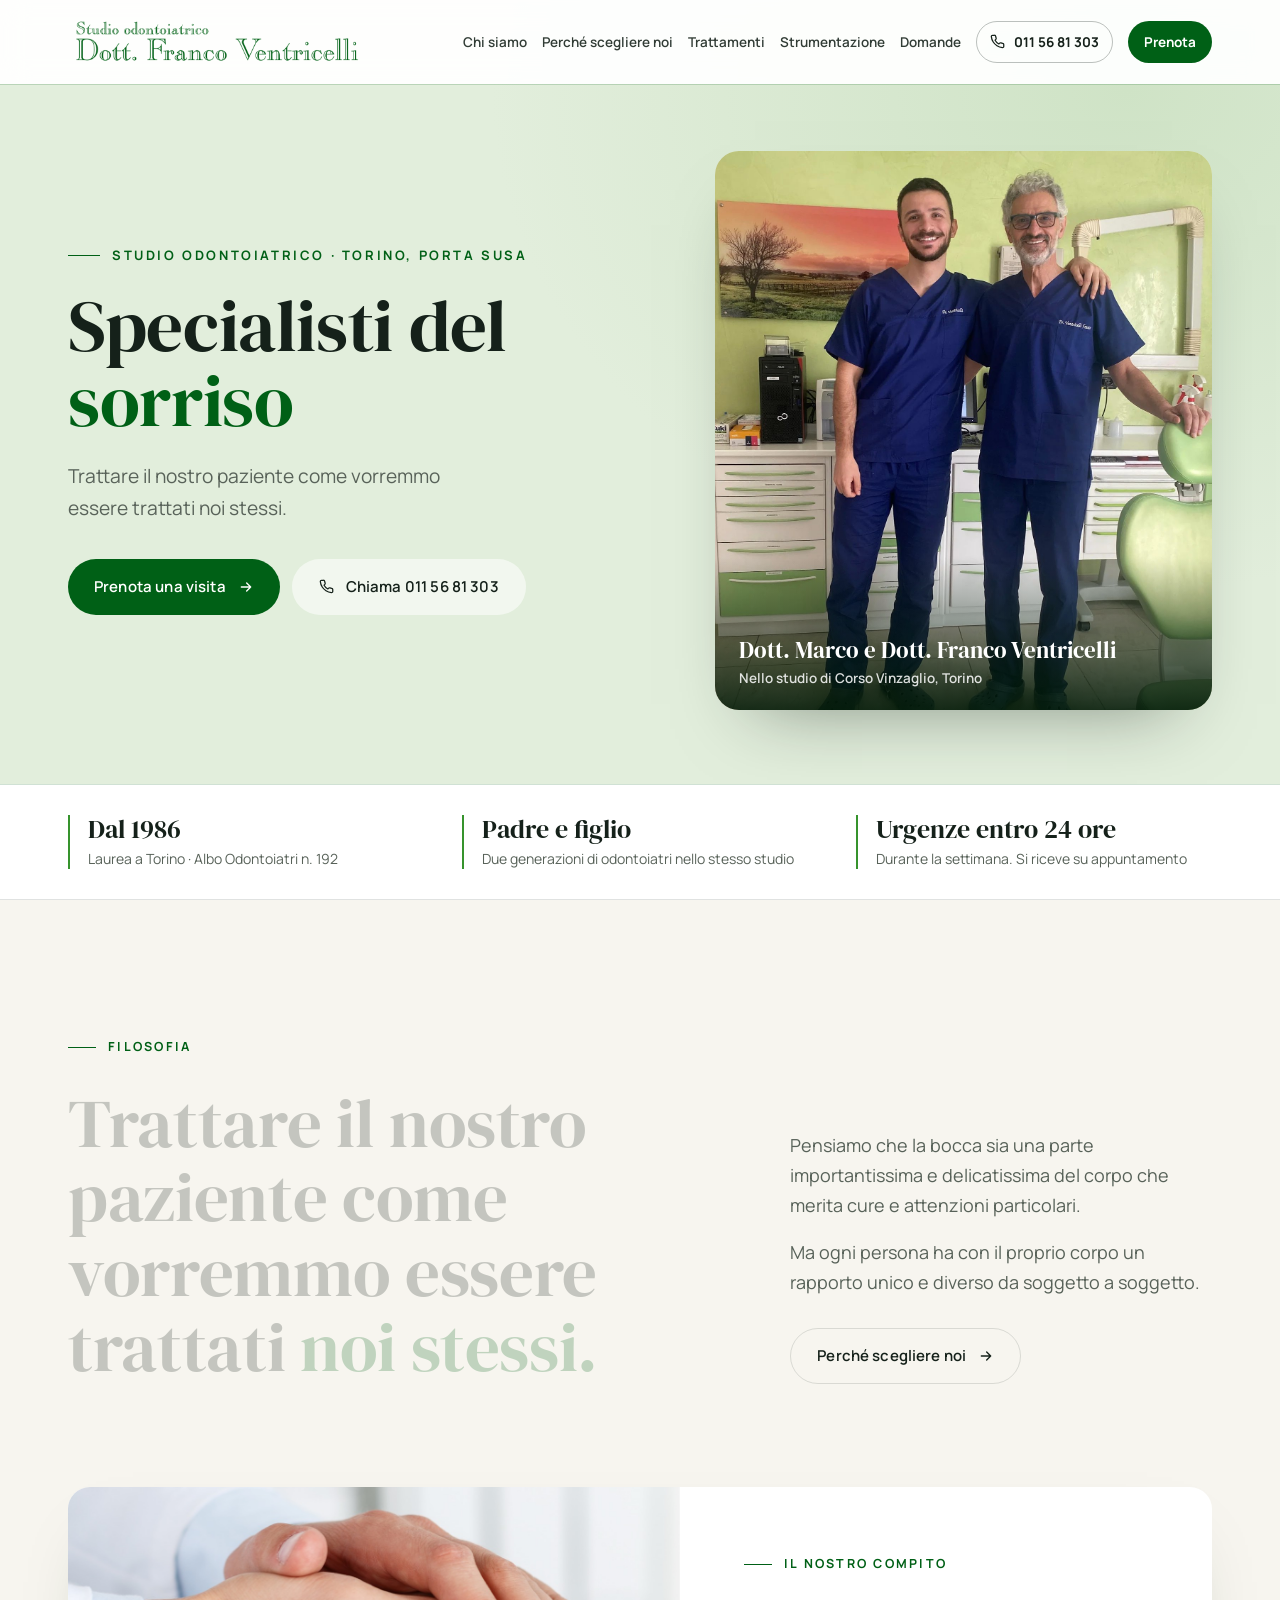
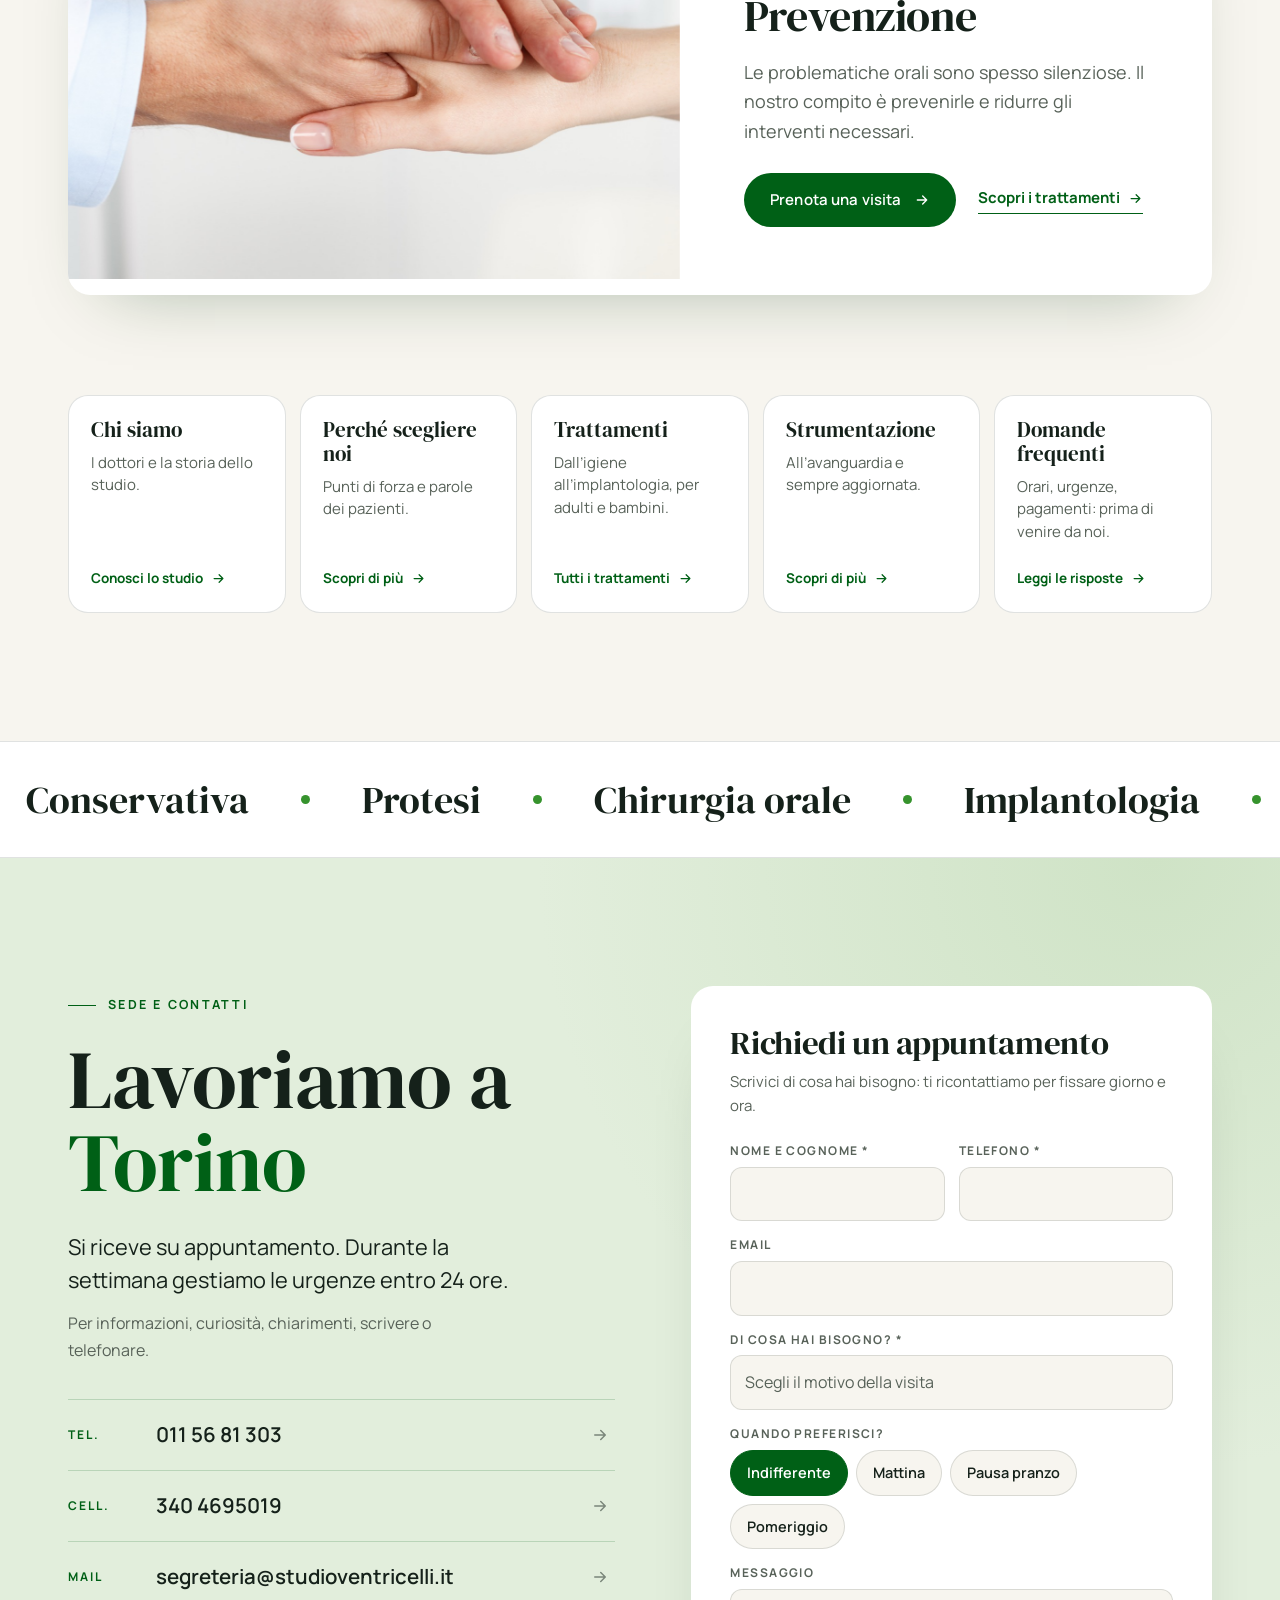
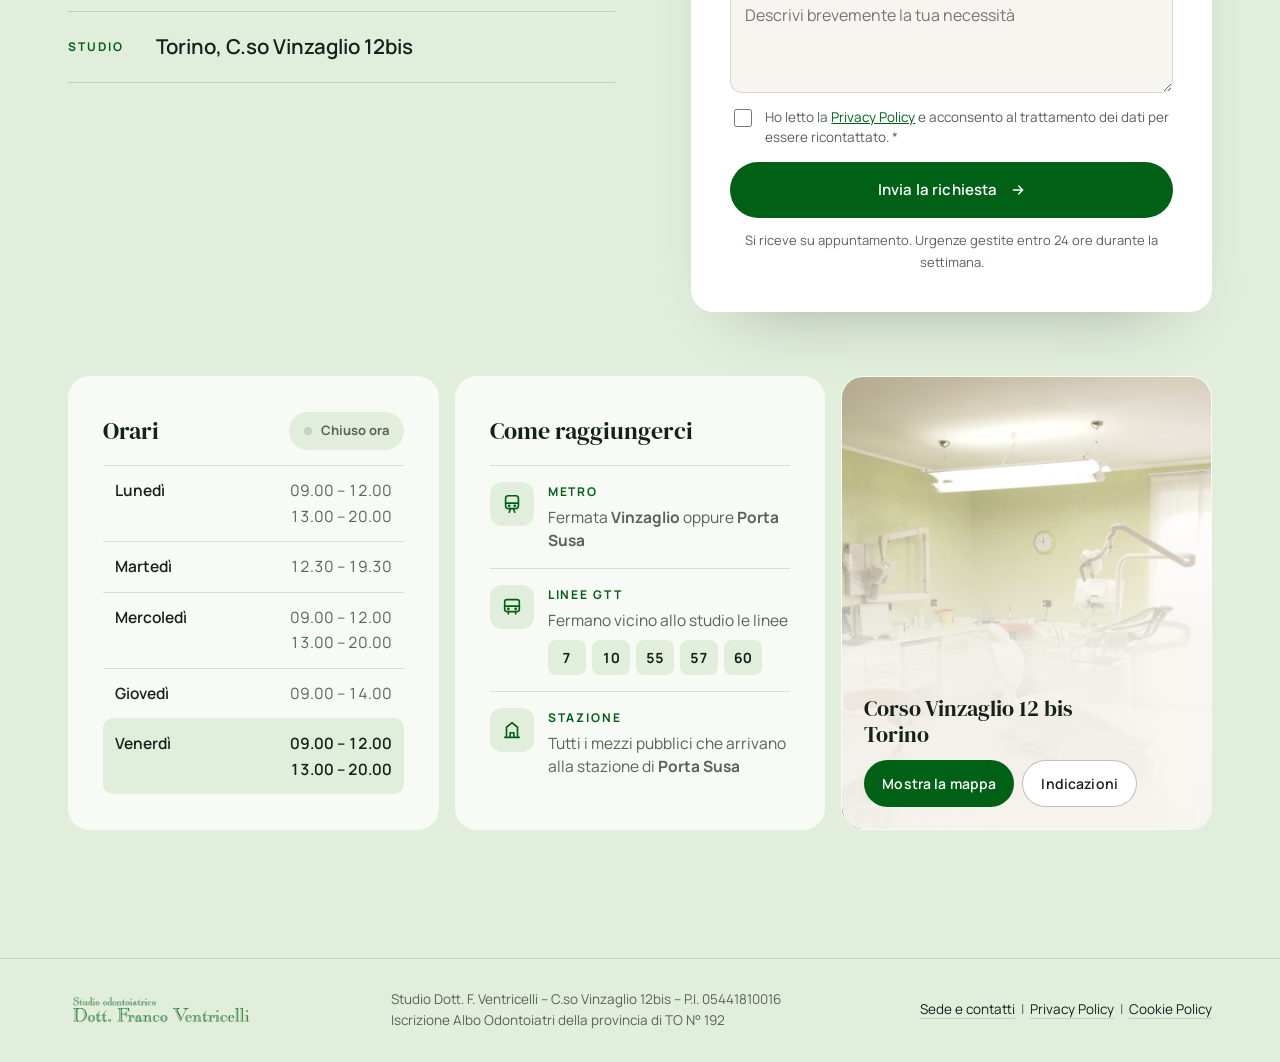
<file: index.html>
<!doctype html>
<html lang="it">
<head>
<meta charset="utf-8">
<meta name="viewport" content="width=device-width, initial-scale=1">
<title>Dentista a Torino, Porta Susa | Studio odontoiatrico Dott. Franco Ventricelli</title>
<meta name="description" content="Studio odontoiatrico a Torino in Corso Vinzaglio 12 bis, vicino a Porta Susa. Igiene, conservativa, protesi, implantologia, parodontologia, ortodonzia e pedodonzia. Si riceve su appuntamento, urgenze entro 24 ore.">
<!-- ANTEPRIMA: togliere la riga "robots" quando il sito va in produzione -->
<meta name="robots" content="noindex, nofollow">
<link rel="canonical" href="https://studioventricelli.it/">
<meta property="og:type" content="website">
<meta property="og:locale" content="it_IT">
<meta property="og:title" content="Dentista a Torino, Porta Susa | Studio odontoiatrico Dott. Franco Ventricelli">
<meta property="og:description" content="Studio odontoiatrico a Torino in Corso Vinzaglio 12 bis, vicino a Porta Susa. Igiene, conservativa, protesi, implantologia, parodontologia, ortodonzia e pedodonzia. Si riceve su appuntamento, urgenze entro 24 ore.">
<meta name="theme-color" content="#ffffff">
<script type="application/ld+json">{"@context": "https://schema.org", "@type": "Dentist", "name": "Studio odontoiatrico Dott. Franco Ventricelli", "url": "https://studioventricelli.it/", "telephone": "+390115681303", "email": "segreteria@studioventricelli.it", "vatID": "05441810016", "address": {"@type": "PostalAddress", "streetAddress": "Corso Vinzaglio 12 bis", "addressLocality": "Torino", "addressRegion": "TO", "addressCountry": "IT"}, "openingHoursSpecification": [{"@type": "OpeningHoursSpecification", "dayOfWeek": ["Monday", "Wednesday", "Friday"], "opens": "09:00", "closes": "12:00"}, {"@type": "OpeningHoursSpecification", "dayOfWeek": ["Monday", "Wednesday", "Friday"], "opens": "13:00", "closes": "20:00"}, {"@type": "OpeningHoursSpecification", "dayOfWeek": "Tuesday", "opens": "12:30", "closes": "19:30"}, {"@type": "OpeningHoursSpecification", "dayOfWeek": "Thursday", "opens": "09:00", "closes": "14:00"}], "employee": [{"@type": "Person", "name": "Franco Ventricelli", "jobTitle": "Odontoiatra"}, {"@type": "Person", "name": "Marco Ventricelli", "jobTitle": "Odontoiatra"}, {"@type": "Person", "name": "Cristina Jayme", "jobTitle": "Ortodontista"}]}</script>
<link rel="preconnect" href="https://fonts.googleapis.com">
<link rel="preconnect" href="https://fonts.gstatic.com" crossorigin>
<link href="https://fonts.googleapis.com/css2?family=DM+Serif+Display&family=Manrope:wght@400;500;600;700&display=swap" rel="stylesheet">
<link rel="stylesheet" href="style.css?v=12">
</head>
<body>

<div class="progress" id="progress"></div>
<header class="header" id="header">
  <div class="wrap">
    <a class="logo" href="index.html" aria-label="Studio odontoiatrico Dott. Franco Ventricelli – Home"><img src="img/logo.png" alt="Studio odontoiatrico Dott. Franco Ventricelli" width="900" height="146"></a>
    <nav class="nav" id="nav" aria-label="Navigazione principale">
      <a class="link" href="chi-siamo.html">Chi siamo</a>
      <a class="link" href="perche-scegliere-noi.html">Perché scegliere noi</a>
      <a class="link" href="trattamenti.html">Trattamenti</a>
      <a class="link" href="strumentazione.html">Strumentazione</a>
      <a class="link" href="domande.html">Domande</a>
      <a class="call" href="tel:+390115681303"><svg viewBox="0 0 24 24" fill="none" stroke="currentColor" stroke-width="2" stroke-linecap="round" stroke-linejoin="round"><path d="M22 16.92v3a2 2 0 0 1-2.18 2 19.79 19.79 0 0 1-8.63-3.07 19.5 19.5 0 0 1-6-6 19.79 19.79 0 0 1-3.07-8.67A2 2 0 0 1 4.11 2h3a2 2 0 0 1 2 1.72 12.84 12.84 0 0 0 .7 2.81 2 2 0 0 1-.45 2.11L8.09 9.91a16 16 0 0 0 6 6l1.27-1.27a2 2 0 0 1 2.11-.45 12.84 12.84 0 0 0 2.81.7A2 2 0 0 1 22 16.92z"/></svg>011 56 81 303</a>
      <a class="book" href="#prenota">Prenota</a>
    </nav>
    <button class="burger" id="burger" aria-label="Apri il menu" aria-expanded="false" aria-controls="nav"><span></span><span></span></button>
  </div>
</header>

<main id="top">

<!-- HERO -->
<section class="hero" id="hero">
  <div class="wrap hero-main">
    <div class="hero-txt">
      <p class="kicker reveal">Studio odontoiatrico · Torino, Porta Susa</p>
      <h1 class="reveal" style="--d:.08s">Specialisti del <em>sorriso</em></h1>
      <p class="sub reveal" style="--d:.16s">Trattare il nostro paziente come vorremmo essere trattati noi stessi.</p>
      <div class="cta reveal" style="--d:.24s">
        <a class="btn btn-light" href="#prenota">Prenota una visita <svg viewBox="0 0 24 24" fill="none" stroke="currentColor" stroke-width="2" stroke-linecap="round" stroke-linejoin="round"><path d="M5 12h14M13 6l6 6-6 6"/></svg></a>
        <a class="btn btn-ghost" href="tel:+390115681303"><svg viewBox="0 0 24 24" fill="none" stroke="currentColor" stroke-width="2" stroke-linecap="round" stroke-linejoin="round"><path d="M22 16.92v3a2 2 0 0 1-2.18 2 19.79 19.79 0 0 1-8.63-3.07 19.5 19.5 0 0 1-6-6 19.79 19.79 0 0 1-3.07-8.67A2 2 0 0 1 4.11 2h3a2 2 0 0 1 2 1.72 12.84 12.84 0 0 0 .7 2.81 2 2 0 0 1-.45 2.11L8.09 9.91a16 16 0 0 0 6 6l1.27-1.27a2 2 0 0 1 2.11-.45 12.84 12.84 0 0 0 2.81.7A2 2 0 0 1 22 16.92z"/></svg> Chiama 011 56 81 303</a>
      </div>
    </div>
    <figure class="hero-photo reveal" style="--d:.2s">
      <img src="img/dottori-studio.jpg" alt="Il Dott. Marco Ventricelli e il Dott. Franco Ventricelli nello studio di Corso Vinzaglio" width="1400" height="1866" fetchpriority="high">
      <figcaption><b>Dott. Marco e Dott. Franco Ventricelli</b><span>Nello studio di Corso Vinzaglio, Torino</span></figcaption>
    </figure>
  </div>
  <div class="trust"><div class="wrap">
    <div><b>Dal 1986</b><span>Laurea a Torino · Albo Odontoiatri n.&nbsp;192</span></div>
    <div><b>Padre e figlio</b><span>Due generazioni di odontoiatri nello stesso studio</span></div>
    <div><b>Urgenze entro 24 ore</b><span>Durante la settimana. Si riceve su appuntamento</span></div>
  </div></div>
</section>

<!-- FILOSOFIA -->
<section class="pad" id="filosofia">
  <div class="wrap">
    <div class="filo-grid">
      <div>
        <span class="eyebrow reveal">Filosofia</span>
        <blockquote class="quote" id="quote">Trattare il nostro paziente come vorremmo essere trattati <span data-key>noi stessi.</span></blockquote>
      </div>
      <div class="filo-text reveal">
        <p>Pensiamo che la bocca sia una parte importantissima e delicatissima del corpo che merita cure e attenzioni particolari.</p>
        <p>Ma ogni persona ha con il proprio corpo un rapporto unico e diverso da soggetto a soggetto.</p>
        <a class="btn btn-line" href="perche-scegliere-noi.html">Perché scegliere noi <svg viewBox="0 0 24 24" fill="none" stroke="currentColor" stroke-width="2" stroke-linecap="round" stroke-linejoin="round"><path d="M5 12h14M13 6l6 6-6 6"/></svg></a>
      </div>
    </div>

    <div class="prev reveal">
      <figure><img src="img/prevenzione.jpg" alt="" data-parallax loading="lazy"></figure>
      <div class="body">
        <span class="eyebrow">Il nostro compito</span>
        <h3>Prevenzione</h3>
        <p>Le problematiche orali sono spesso silenziose. Il nostro compito è prevenirle e ridurre gli interventi necessari.</p>
        <div class="row-cta"><a class="btn btn-solid" href="#prenota">Prenota una visita <svg viewBox="0 0 24 24" fill="none" stroke="currentColor" stroke-width="2" stroke-linecap="round" stroke-linejoin="round"><path d="M5 12h14M13 6l6 6-6 6"/></svg></a><a class="tlink" href="trattamenti.html">Scopri i trattamenti <svg viewBox="0 0 24 24" fill="none" stroke="currentColor" stroke-width="2" stroke-linecap="round" stroke-linejoin="round"><path d="M5 12h14M13 6l6 6-6 6"/></svg></a></div>
      </div>
    </div>
    <div class="go">
      <a class="reveal" href="chi-siamo.html"><b>Chi siamo</b><span>I dottori e la storia dello studio.</span><i>Conosci lo studio <svg viewBox="0 0 24 24" fill="none" stroke="currentColor" stroke-width="2" stroke-linecap="round" stroke-linejoin="round"><path d="M5 12h14M13 6l6 6-6 6"/></svg></i></a>
      <a class="reveal" style="--d:.06s" href="perche-scegliere-noi.html"><b>Perché scegliere noi</b><span>Punti di forza e parole dei pazienti.</span><i>Scopri di più <svg viewBox="0 0 24 24" fill="none" stroke="currentColor" stroke-width="2" stroke-linecap="round" stroke-linejoin="round"><path d="M5 12h14M13 6l6 6-6 6"/></svg></i></a>
      <a class="reveal" style="--d:.12s" href="trattamenti.html"><b>Trattamenti</b><span>Dall’igiene all’implantologia, per adulti e bambini.</span><i>Tutti i trattamenti <svg viewBox="0 0 24 24" fill="none" stroke="currentColor" stroke-width="2" stroke-linecap="round" stroke-linejoin="round"><path d="M5 12h14M13 6l6 6-6 6"/></svg></i></a>
      <a class="reveal" style="--d:.18s" href="strumentazione.html"><b>Strumentazione</b><span>All’avanguardia e sempre aggiornata.</span><i>Scopri di più <svg viewBox="0 0 24 24" fill="none" stroke="currentColor" stroke-width="2" stroke-linecap="round" stroke-linejoin="round"><path d="M5 12h14M13 6l6 6-6 6"/></svg></i></a>
      <a class="reveal" style="--d:.24s" href="domande.html"><b>Domande frequenti</b><span>Orari, urgenze, pagamenti: prima di venire da noi.</span><i>Leggi le risposte <svg viewBox="0 0 24 24" fill="none" stroke="currentColor" stroke-width="2" stroke-linecap="round" stroke-linejoin="round"><path d="M5 12h14M13 6l6 6-6 6"/></svg></i></a>
    </div>
  </div>
</section>

<!-- TRATTAMENTI: striscia scorrevole -->
<a class="marquee" href="trattamenti.html" aria-label="Tutti i trattamenti"><div class="track" aria-hidden="true"><span>Conservativa</span><span>Protesi</span><span>Chirurgia orale</span><span>Implantologia</span><span>Parodontologia</span><span>Estetica</span><span>Igiene e prevenzione</span><span>Pedodonzia</span><span>Ortodonzia</span><span>Conservativa</span><span>Protesi</span><span>Chirurgia orale</span><span>Implantologia</span><span>Parodontologia</span><span>Estetica</span><span>Igiene e prevenzione</span><span>Pedodonzia</span><span>Ortodonzia</span></div></a>

<!-- CONTATTI -->
<section class="pad contact" id="contatti">
  <div class="wrap">
    <div class="c-grid">
      <div>
        <span class="eyebrow reveal">Sede e contatti</span>
        <h2 class="reveal">Lavoriamo a <em>Torino</em></h2>
        <p class="lead reveal">Si riceve su appuntamento. Durante la settimana gestiamo le urgenze entro 24 ore.</p>
        <p class="sm reveal">Per informazioni, curiosità, chiarimenti, scrivere o telefonare.</p>
        <div class="c-rows reveal">
          <a href="tel:+390115681303"><span class="k">Tel.</span><span class="v">011 56 81 303</span><svg viewBox="0 0 24 24" fill="none" stroke="currentColor" stroke-width="2" stroke-linecap="round" stroke-linejoin="round"><path d="M5 12h14M13 6l6 6-6 6"/></svg></a>
          <a href="tel:+393404695019"><span class="k">Cell.</span><span class="v">340 4695019</span><svg viewBox="0 0 24 24" fill="none" stroke="currentColor" stroke-width="2" stroke-linecap="round" stroke-linejoin="round"><path d="M5 12h14M13 6l6 6-6 6"/></svg></a>
          <a href="mailto:segreteria@studioventricelli.it"><span class="k">Mail</span><span class="v">segreteria@studioventricelli.it</span><svg viewBox="0 0 24 24" fill="none" stroke="currentColor" stroke-width="2" stroke-linecap="round" stroke-linejoin="round"><path d="M5 12h14M13 6l6 6-6 6"/></svg></a>
          <div class="row"><span class="k">Studio</span><span class="v">Torino, C.so Vinzaglio 12bis</span><span></span></div>
        </div>
      </div>

      <div class="form reveal" id="formCard"><span id="prenota" style="position:absolute;margin-top:-120px"></span>
        <form id="apptForm" novalidate>
          <h3>Richiedi un appuntamento</h3>
          <p class="hint">Scrivici di cosa hai bisogno: ti ricontattiamo per fissare giorno e ora.</p>
          <div class="grid">
            <label class="field"><span>Nome e cognome *</span><input name="nome" autocomplete="name" required></label>
            <label class="field"><span>Telefono *</span><input name="tel" type="tel" inputmode="tel" autocomplete="tel" required></label>
            <label class="field full"><span>Email</span><input name="email" type="email" autocomplete="email"></label>
            <label class="field full"><span>Di cosa hai bisogno? *</span>
              <select name="motivo" required>
                <option value="" disabled selected>Scegli il motivo della visita</option>
                <optgroup label="Visite">
                  <option>Prima visita</option>
                  <option>Visita di controllo</option>
                  <option>Urgenza / mal di denti</option>
                  <option>Visita per bambini (pedodonzia)</option>
                </optgroup>
                <optgroup label="Igiene e prevenzione">
                  <option>Igiene orale / detartrasi</option>
                  <option>Sbiancamento dei denti</option>
                </optgroup>
                <optgroup label="Cure">
                  <option>Carie / otturazione</option>
                  <option>Devitalizzazione</option>
                  <option>Gengive / parodontologia</option>
                  <option>Estrazione / chirurgia orale</option>
                </optgroup>
                <optgroup label="Riabilitazione ed estetica">
                  <option>Impianti</option>
                  <option>Protesi, corone e ponti</option>
                  <option>Faccette / estetica del sorriso</option>
                  <option>Ortodonzia / apparecchio</option>
                </optgroup>
                <option>Altro</option>
              </select>
            </label>
            <fieldset class="field full"><legend>Quando preferisci?</legend>
              <div class="chips" style="margin-top:6px">
                <label><input type="radio" name="fascia" value="Indifferente" checked><span>Indifferente</span></label>
                <label><input type="radio" name="fascia" value="Mattina"><span>Mattina</span></label>
                <label><input type="radio" name="fascia" value="Pausa pranzo"><span>Pausa pranzo</span></label>
                <label><input type="radio" name="fascia" value="Pomeriggio"><span>Pomeriggio</span></label>
              </div>
            </fieldset>
            <label class="field full"><span>Messaggio</span><textarea name="msg" placeholder="Descrivi brevemente la tua necessità"></textarea></label>
            <label class="consent full"><input type="checkbox" name="privacy" required><span>Ho letto la <a href="https://www.iubenda.com/privacy-policy/27138516" target="_blank" rel="noopener">Privacy Policy</a> e acconsento al trattamento dei dati per essere ricontattato. *</span></label>
            <button class="btn btn-solid full" type="submit">Invia la richiesta <svg viewBox="0 0 24 24" fill="none" stroke="currentColor" stroke-width="2" stroke-linecap="round" stroke-linejoin="round"><path d="M5 12h14M13 6l6 6-6 6"/></svg></button>
            <p class="note full" id="formNote">Si riceve su appuntamento. Urgenze gestite entro 24 ore durante la settimana.</p>
          </div>
        </form>
        <div class="done" role="status">
          <div class="ok"><svg viewBox="0 0 24 24" fill="none" stroke="currentColor" stroke-width="2.4" stroke-linecap="round" stroke-linejoin="round"><path d="M5 12.5l4.5 4.5L19 7.5"/></svg></div>
          <h3>Richiesta pronta</h3>
          <p>Si è aperta la tua app di posta con il messaggio già compilato: premi Invia per farlo arrivare alla segreteria.</p>
          <button class="btn btn-line" type="button" id="formAgain">Scrivi un altro messaggio</button>
        </div>
      </div>
    </div>

    <div class="c-row2">
      <div class="panel-card reveal">
        <div class="hours">
          <div class="top"><b>Orari</b><span class="status" id="status">—</span></div>
          <ul id="hours">
            <li data-d="1"><span>Lunedì</span><span>09.00 – 12.00<br>13.00 – 20.00</span></li>
            <li data-d="2"><span>Martedì</span><span>12.30 – 19.30</span></li>
            <li data-d="3"><span>Mercoledì</span><span>09.00 – 12.00<br>13.00 – 20.00</span></li>
            <li data-d="4"><span>Giovedì</span><span>09.00 – 14.00</span></li>
            <li data-d="5"><span>Venerdì</span><span>09.00 – 12.00<br>13.00 – 20.00</span></li>
          </ul>
        </div>
      </div>

      <div class="panel-card reveal" style="--d:.08s">
        <div class="reach">
          <b>Come raggiungerci</b>
          <ul>
            <li><span class="ic"><svg viewBox="0 0 24 24" fill="none" stroke="currentColor" stroke-width="1.8" stroke-linecap="round" stroke-linejoin="round"><rect x="5" y="3" width="14" height="14" rx="3"/><path d="M5 11h14M9 21l1.5-4M15 21l-1.5-4"/><circle cx="9" cy="14" r=".6" fill="currentColor"/><circle cx="15" cy="14" r=".6" fill="currentColor"/></svg></span>
              <div><span class="k">Metro</span><p>Fermata <strong>Vinzaglio</strong> oppure <strong>Porta Susa</strong></p></div></li>
            <li><span class="ic"><svg viewBox="0 0 24 24" fill="none" stroke="currentColor" stroke-width="1.8" stroke-linecap="round" stroke-linejoin="round"><rect x="4" y="4" width="16" height="13" rx="2.5"/><path d="M4 11h16M8 17v2.5M16 17v2.5"/><circle cx="8" cy="14" r=".6" fill="currentColor"/><circle cx="16" cy="14" r=".6" fill="currentColor"/></svg></span>
              <div><span class="k">Linee GTT</span><p>Fermano vicino allo studio le linee</p>
                <div class="badges" aria-label="Linee 7, 10, 55, 57 e 60"><span>7</span><span>10</span><span>55</span><span>57</span><span>60</span></div></div></li>
            <li><span class="ic"><svg viewBox="0 0 24 24" fill="none" stroke="currentColor" stroke-width="1.8" stroke-linecap="round" stroke-linejoin="round"><path d="M4 20h16M6 20V9l6-5 6 5v11M10 20v-5h4v5"/></svg></span>
              <div><span class="k">Stazione</span><p>Tutti i mezzi pubblici che arrivano alla stazione di <strong>Porta Susa</strong></p></div></li>
          </ul>
        </div>
      </div>

      <div class="panel-card reveal" style="--d:.16s">
        <div class="map" id="map">
          <img src="img/studio-sala.jpg" alt="Una sala dello studio di Torino" loading="lazy">
          <div class="ov">
            <b>Corso Vinzaglio 12 bis<br>Torino</b>
            <div class="btns">
              <button class="btn btn-light" id="mapBtn">Mostra la mappa</button>
              <a class="btn btn-ghost" href="https://www.google.com/maps/search/?api=1&query=Corso+Vinzaglio+12bis+Torino" target="_blank" rel="noopener">Indicazioni</a>
            </div>
          </div>
        </div>
      </div>
    </div>
  </div>
</section>
</main>

<footer class="footer">
  <div class="wrap">
    <img src="img/logo.png" alt="Studio odontoiatrico Dott. Franco Ventricelli" width="900" height="146">
    <p>Studio Dott. F. Ventricelli – C.so Vinzaglio 12bis – P.I. 05441810016<br>Iscrizione Albo Odontoiatri della provincia di TO N° 192</p>
    <p><a href="contatti.html">Sede e contatti</a> &nbsp;|&nbsp; <a href="https://www.iubenda.com/privacy-policy/27138516" target="_blank" rel="noopener">Privacy Policy</a> &nbsp;|&nbsp; <a href="https://www.iubenda.com/privacy-policy/27138516/cookie-policy" target="_blank" rel="noopener">Cookie Policy</a></p>
  </div>
</footer>

<div class="mbar" id="fab"><a class="mb-call" href="tel:+390115681303"><svg viewBox="0 0 24 24" fill="none" stroke="currentColor" stroke-width="2" stroke-linecap="round" stroke-linejoin="round"><path d="M22 16.92v3a2 2 0 0 1-2.18 2 19.79 19.79 0 0 1-8.63-3.07 19.5 19.5 0 0 1-6-6 19.79 19.79 0 0 1-3.07-8.67A2 2 0 0 1 4.11 2h3a2 2 0 0 1 2 1.72 12.84 12.84 0 0 0 .7 2.81 2 2 0 0 1-.45 2.11L8.09 9.91a16 16 0 0 0 6 6l1.27-1.27a2 2 0 0 1 2.11-.45 12.84 12.84 0 0 0 2.81.7A2 2 0 0 1 22 16.92z"/></svg>Chiama</a><a class="mb-book" href="#prenota">Prenota una visita</a></div>

<script src="main.js?v=12"></script>
</body>
</html>
</file>
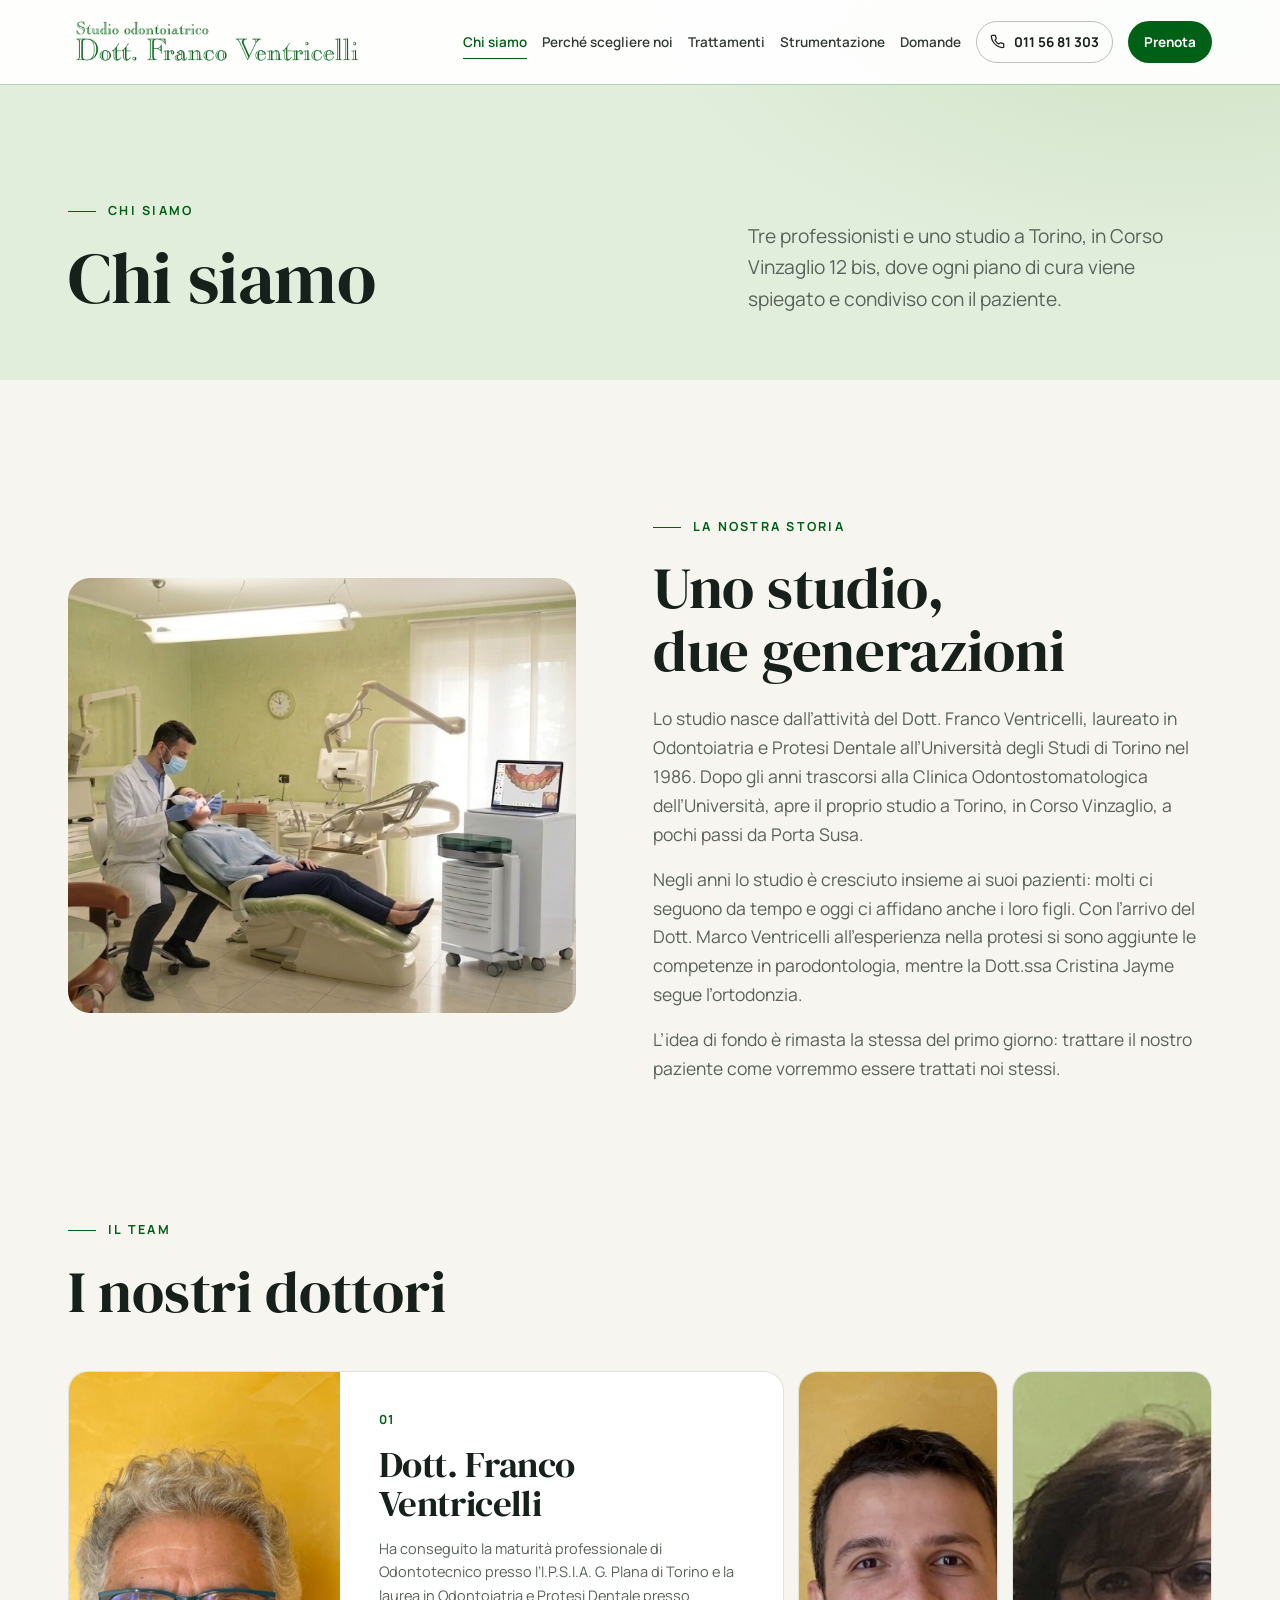
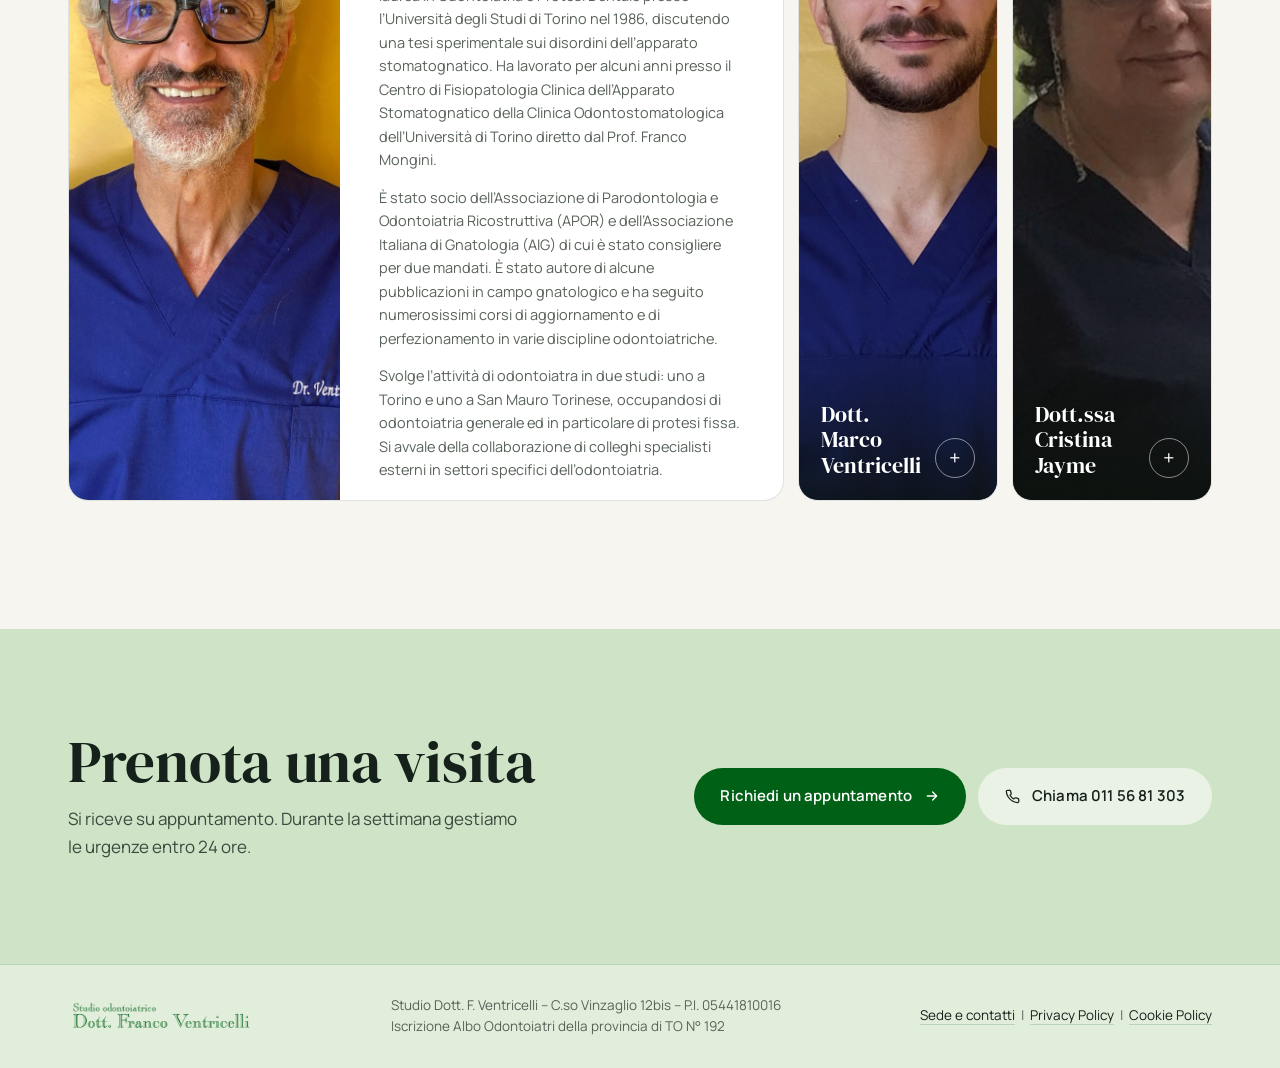
<file: chi-siamo.html>
<!doctype html>
<html lang="it">
<head>
<meta charset="utf-8">
<meta name="viewport" content="width=device-width, initial-scale=1">
<title>Chi siamo: i dottori Ventricelli | Studio odontoiatrico a Torino</title>
<meta name="description" content="Il Dott. Franco Ventricelli, il Dott. Marco Ventricelli e la Dott.ssa Cristina Jayme: formazione, competenze e storia dello studio odontoiatrico di Corso Vinzaglio a Torino.">
<!-- ANTEPRIMA: togliere la riga "robots" quando il sito va in produzione -->
<meta name="robots" content="noindex, nofollow">
<link rel="canonical" href="https://studioventricelli.it/chi-siamo.html">
<meta property="og:type" content="website">
<meta property="og:locale" content="it_IT">
<meta property="og:title" content="Chi siamo: i dottori Ventricelli | Studio odontoiatrico a Torino">
<meta property="og:description" content="Il Dott. Franco Ventricelli, il Dott. Marco Ventricelli e la Dott.ssa Cristina Jayme: formazione, competenze e storia dello studio odontoiatrico di Corso Vinzaglio a Torino.">
<meta name="theme-color" content="#ffffff">
<link rel="preconnect" href="https://fonts.googleapis.com">
<link rel="preconnect" href="https://fonts.gstatic.com" crossorigin>
<link href="https://fonts.googleapis.com/css2?family=DM+Serif+Display&family=Manrope:wght@400;500;600;700&display=swap" rel="stylesheet">
<link rel="stylesheet" href="style.css?v=12">
</head>
<body>

<div class="progress" id="progress"></div>
<header class="header" id="header">
  <div class="wrap">
    <a class="logo" href="index.html" aria-label="Studio odontoiatrico Dott. Franco Ventricelli – Home"><img src="img/logo.png" alt="Studio odontoiatrico Dott. Franco Ventricelli" width="900" height="146"></a>
    <nav class="nav" id="nav" aria-label="Navigazione principale">
      <a class="link" href="chi-siamo.html" aria-current="page">Chi siamo</a>
      <a class="link" href="perche-scegliere-noi.html">Perché scegliere noi</a>
      <a class="link" href="trattamenti.html">Trattamenti</a>
      <a class="link" href="strumentazione.html">Strumentazione</a>
      <a class="link" href="domande.html">Domande</a>
      <a class="call" href="tel:+390115681303"><svg viewBox="0 0 24 24" fill="none" stroke="currentColor" stroke-width="2" stroke-linecap="round" stroke-linejoin="round"><path d="M22 16.92v3a2 2 0 0 1-2.18 2 19.79 19.79 0 0 1-8.63-3.07 19.5 19.5 0 0 1-6-6 19.79 19.79 0 0 1-3.07-8.67A2 2 0 0 1 4.11 2h3a2 2 0 0 1 2 1.72 12.84 12.84 0 0 0 .7 2.81 2 2 0 0 1-.45 2.11L8.09 9.91a16 16 0 0 0 6 6l1.27-1.27a2 2 0 0 1 2.11-.45 12.84 12.84 0 0 0 2.81.7A2 2 0 0 1 22 16.92z"/></svg>011 56 81 303</a>
      <a class="book" href="contatti.html#prenota">Prenota</a>
    </nav>
    <button class="burger" id="burger" aria-label="Apri il menu" aria-expanded="false" aria-controls="nav"><span></span><span></span></button>
  </div>
</header>

<main id="top">

<section class="page-hero">
  <div class="wrap">
    <div><span class="eyebrow">Chi siamo</span><h1>Chi siamo</h1></div>
    <p class="lead">Tre professionisti e uno studio a Torino, in Corso Vinzaglio 12 bis, dove ogni piano di cura viene spiegato e condiviso con il paziente.</p>
  </div>
</section>

<section class="pad">
  <div class="wrap story">
    <figure class="reveal"><img src="img/str-scanner.jpg" alt="Una sala dello studio di Corso Vinzaglio durante una seduta" loading="lazy"></figure>
    <div>
      <span class="eyebrow reveal">La nostra storia</span>
      <h2 class="h2 reveal">Uno studio, due generazioni</h2>
      <!-- BOZZA: storia dello studio scritta in attesa del testo del cliente. Da sostituire. -->
      <div class="reveal">
        <p>Lo studio nasce dall’attività del Dott. Franco Ventricelli, laureato in Odontoiatria e Protesi Dentale all’Università degli Studi di Torino nel 1986. Dopo gli anni trascorsi alla Clinica Odontostomatologica dell’Università, apre il proprio studio a Torino, in Corso Vinzaglio, a pochi passi da Porta Susa.</p>
        <p>Negli anni lo studio è cresciuto insieme ai suoi pazienti: molti ci seguono da tempo e oggi ci affidano anche i loro figli. Con l’arrivo del Dott. Marco Ventricelli all’esperienza nella protesi si sono aggiunte le competenze in parodontologia, mentre la Dott.ssa Cristina Jayme segue l’ortodonzia.</p>
        <p>L’idea di fondo è rimasta la stessa del primo giorno: trattare il nostro paziente come vorremmo essere trattati noi stessi.</p>
      </div>
    </div>
  </div>
</section>

<section class="pad" id="dottori" style="padding-top:0">
  <div class="wrap">
    <div class="sec-head"><span class="eyebrow reveal">Il team</span><h2 class="h2 reveal">I nostri dottori</h2></div>
    <div class="team reveal" id="team">
      <article class="doc on" tabindex="0">
        <div class="ph"><img src="img/dott-franco.jpg" alt="Dott. Franco Ventricelli" style="--pos:50% 18%"></div>
        <div class="tag"><b>Dott. Franco Ventricelli</b><i>+</i></div>
        <div class="bio">
          <span class="n">01</span>
          <h3>Dott. Franco Ventricelli</h3>
          <p>Ha conseguito la maturità professionale di Odontotecnico presso l’I.P.S.I.A. G. Plana di Torino e la laurea in Odontoiatria e Protesi Dentale presso l’Università degli Studi di Torino nel 1986, discutendo una tesi sperimentale sui disordini dell’apparato stomatognatico. Ha lavorato per alcuni anni presso il Centro di Fisiopatologia Clinica dell’Apparato Stomatognatico della Clinica Odontostomatologica dell’Università di Torino diretto dal Prof. Franco Mongini.</p>
          <p>È stato socio dell’Associazione di Parodontologia e Odontoiatria Ricostruttiva (APOR) e dell’Associazione Italiana di Gnatologia (AIG) di cui è stato consigliere per due mandati. È stato autore di alcune pubblicazioni in campo gnatologico e ha seguito numerosissimi corsi di aggiornamento e di perfezionamento in varie discipline odontoiatriche.</p>
          <p>Svolge l’attività di odontoiatra in due studi: uno a Torino e uno a San Mauro Torinese, occupandosi di odontoiatria generale ed in particolare di protesi fissa. Si avvale della collaborazione di colleghi specialisti esterni in settori specifici dell’odontoiatria.</p>
        </div>
      </article>
      <article class="doc" tabindex="0">
        <div class="ph"><img src="img/dott-marco.jpg" alt="Dott. Marco Ventricelli" style="--pos:50% 15%"></div>
        <div class="tag"><b>Dott. Marco Ventricelli</b><i>+</i></div>
        <div class="bio">
          <span class="n">02</span>
          <h3>Dott. Marco Ventricelli</h3>
          <p>Laureato in Odontoiatria e Protesi Dentaria presso l’Università degli Studi di Torino con Lode, discutendo una tesi sperimentale sulle patologie peri-implantari, pubblicato sul Journal of Periodontal Research. Ha frequentato il reparto di Parodontologia diretto dal Prof. Mario Aimetti per 3 anni.</p>
          <p>Socio della Società Italiana di Parodontologia e Implantologia da 4 anni ha frequentato numerosi congressi e corsi per approfondire e perfezionare l’inquadramento e il trattamento del paziente parodontale.</p>
        </div>
      </article>
      <article class="doc" tabindex="0">
        <div class="ph"><img src="img/dott-jayme.jpg" alt="Dott.ssa Cristina Jayme" style="--pos:40% 20%"></div>
        <div class="tag"><b>Dott.ssa Cristina Jayme</b><i>+</i></div>
        <div class="bio">
          <span class="n">03</span>
          <h3>Dott.ssa Cristina Jayme</h3>
          <p>Laureata in Odontoiatria e Protesi Dentale all’Università nel 1987. Dal 1990 è esclusivista in Ortodonzia e presta consulenza ortodontica presso diversi studi in Torino e provincia.</p>
          <p>Ha conseguito diplomi in ortodonzia funzionale, ortodonzia fissa straight wire, ortodonzia con allineatori invisibili. Membro dal 1988 della SIDO (Società Italiana di Ortodonzia) e del SUSO (Sindacato Unitario Specialità Ortognatodonzia).</p>
        </div>
      </article>
    </div>
  </div>
</section>

<section class="book-band">
  <div class="wrap">
    <div class="reveal"><h2>Prenota una visita</h2><p>Si riceve su appuntamento. Durante la settimana gestiamo le urgenze entro 24 ore.</p></div>
    <div class="btns reveal" style="--d:.1s">
      <a class="btn btn-light" href="contatti.html#prenota">Richiedi un appuntamento <svg viewBox="0 0 24 24" fill="none" stroke="currentColor" stroke-width="2" stroke-linecap="round" stroke-linejoin="round"><path d="M5 12h14M13 6l6 6-6 6"/></svg></a>
      <a class="btn btn-ghost" href="tel:+390115681303"><svg viewBox="0 0 24 24" fill="none" stroke="currentColor" stroke-width="2" stroke-linecap="round" stroke-linejoin="round"><path d="M22 16.92v3a2 2 0 0 1-2.18 2 19.79 19.79 0 0 1-8.63-3.07 19.5 19.5 0 0 1-6-6 19.79 19.79 0 0 1-3.07-8.67A2 2 0 0 1 4.11 2h3a2 2 0 0 1 2 1.72 12.84 12.84 0 0 0 .7 2.81 2 2 0 0 1-.45 2.11L8.09 9.91a16 16 0 0 0 6 6l1.27-1.27a2 2 0 0 1 2.11-.45 12.84 12.84 0 0 0 2.81.7A2 2 0 0 1 22 16.92z"/></svg> Chiama 011 56 81 303</a>
    </div>
  </div>
</section>

</main>

<footer class="footer">
  <div class="wrap">
    <img src="img/logo.png" alt="Studio odontoiatrico Dott. Franco Ventricelli" width="900" height="146">
    <p>Studio Dott. F. Ventricelli – C.so Vinzaglio 12bis – P.I. 05441810016<br>Iscrizione Albo Odontoiatri della provincia di TO N° 192</p>
    <p><a href="contatti.html">Sede e contatti</a> &nbsp;|&nbsp; <a href="https://www.iubenda.com/privacy-policy/27138516" target="_blank" rel="noopener">Privacy Policy</a> &nbsp;|&nbsp; <a href="https://www.iubenda.com/privacy-policy/27138516/cookie-policy" target="_blank" rel="noopener">Cookie Policy</a></p>
  </div>
</footer>

<div class="mbar" id="fab"><a class="mb-call" href="tel:+390115681303"><svg viewBox="0 0 24 24" fill="none" stroke="currentColor" stroke-width="2" stroke-linecap="round" stroke-linejoin="round"><path d="M22 16.92v3a2 2 0 0 1-2.18 2 19.79 19.79 0 0 1-8.63-3.07 19.5 19.5 0 0 1-6-6 19.79 19.79 0 0 1-3.07-8.67A2 2 0 0 1 4.11 2h3a2 2 0 0 1 2 1.72 12.84 12.84 0 0 0 .7 2.81 2 2 0 0 1-.45 2.11L8.09 9.91a16 16 0 0 0 6 6l1.27-1.27a2 2 0 0 1 2.11-.45 12.84 12.84 0 0 0 2.81.7A2 2 0 0 1 22 16.92z"/></svg>Chiama</a><a class="mb-book" href="contatti.html#prenota">Prenota una visita</a></div>

<script src="main.js?v=12"></script>
</body>
</html>
</file>
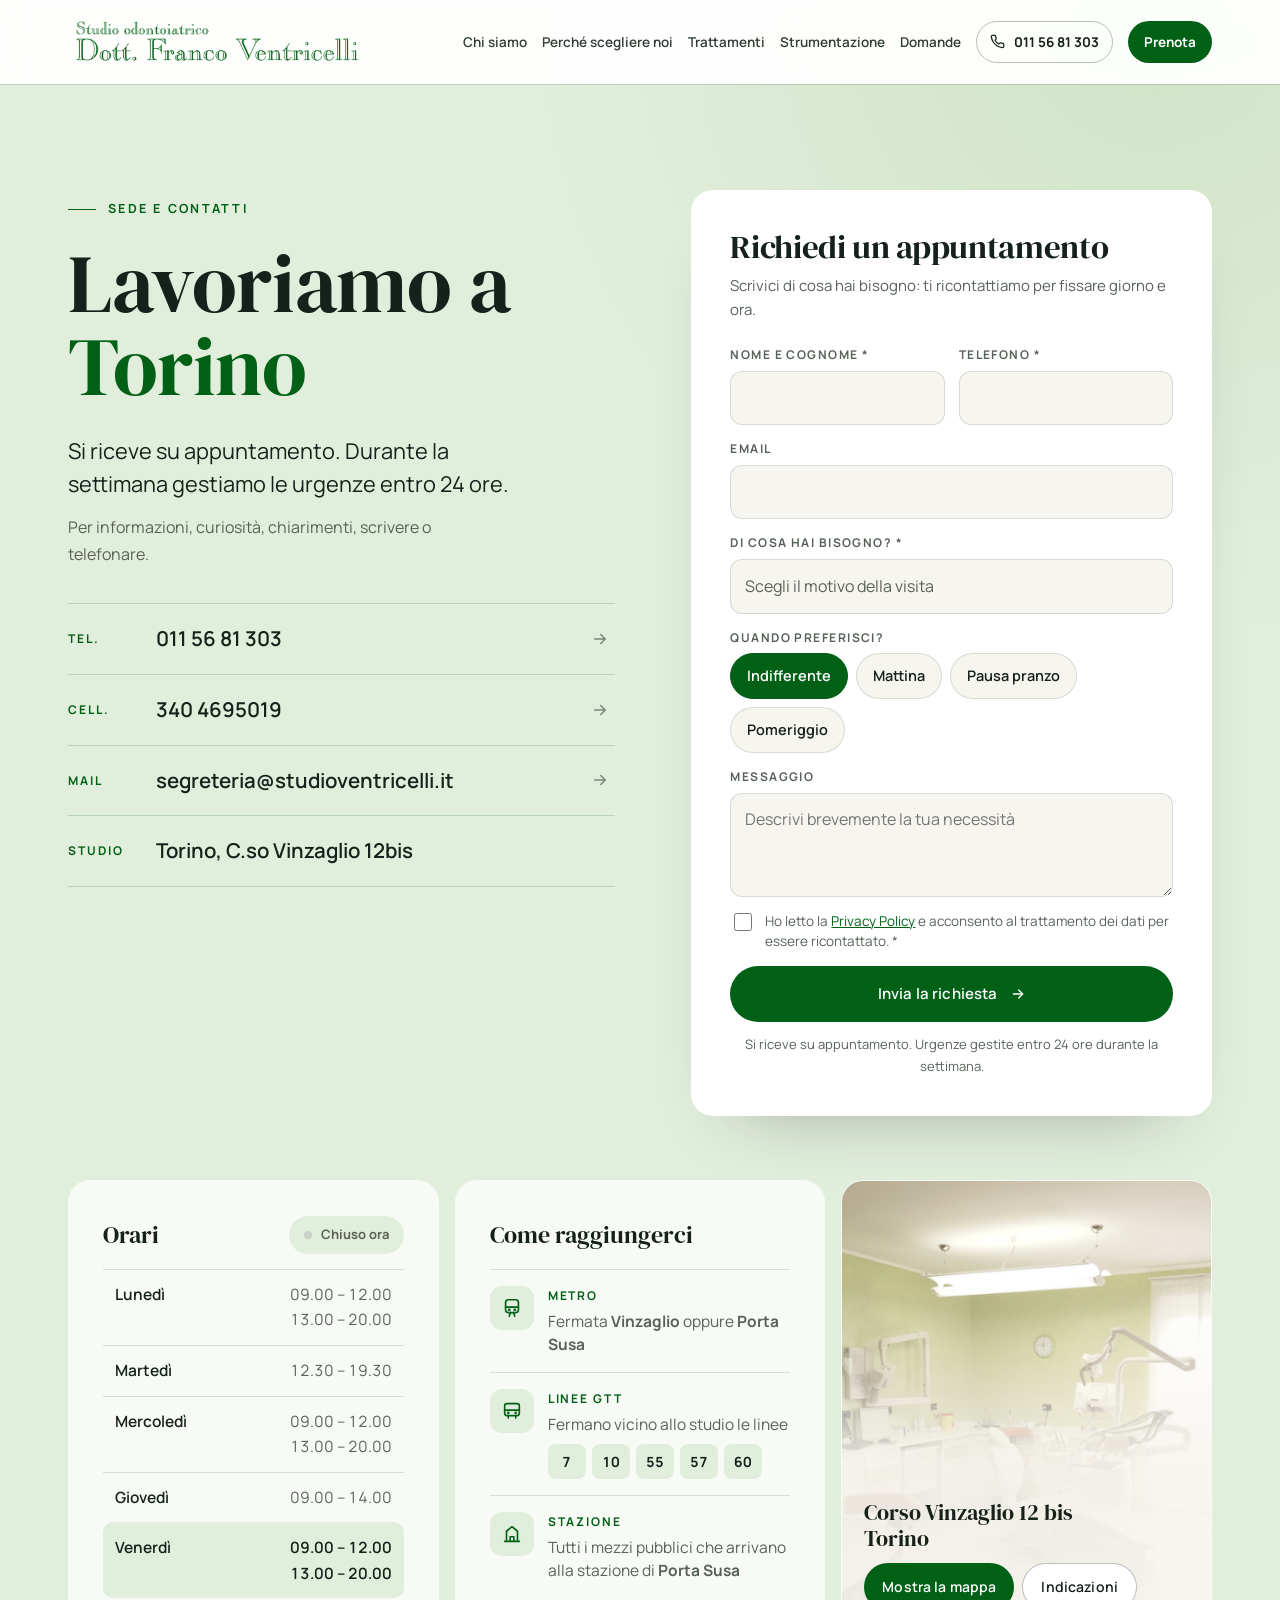
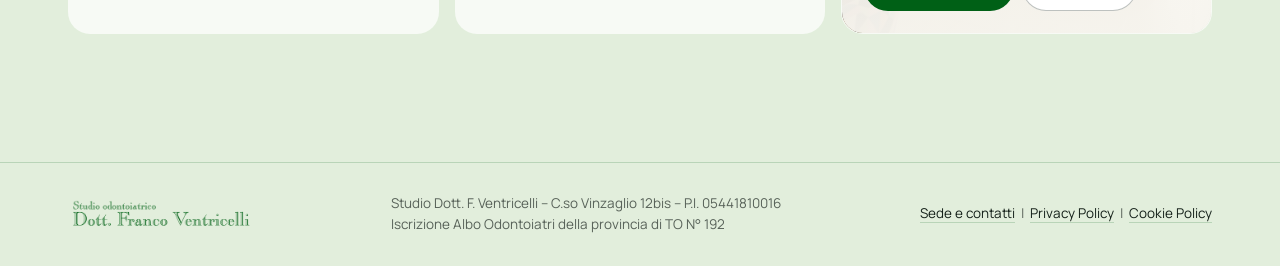
<file: contatti.html>
<!doctype html>
<html lang="it">
<head>
<meta charset="utf-8">
<meta name="viewport" content="width=device-width, initial-scale=1">
<title>Sede e contatti: Corso Vinzaglio 12 bis, Torino | Studio Ventricelli</title>
<meta name="description" content="Studio odontoiatrico Ventricelli in Corso Vinzaglio 12 bis a Torino, vicino a Porta Susa. Telefono 011 56 81 303, orari, come raggiungerci e richiesta di appuntamento.">
<!-- ANTEPRIMA: togliere la riga "robots" quando il sito va in produzione -->
<meta name="robots" content="noindex, nofollow">
<link rel="canonical" href="https://studioventricelli.it/contatti.html">
<meta property="og:type" content="website">
<meta property="og:locale" content="it_IT">
<meta property="og:title" content="Sede e contatti: Corso Vinzaglio 12 bis, Torino | Studio Ventricelli">
<meta property="og:description" content="Studio odontoiatrico Ventricelli in Corso Vinzaglio 12 bis a Torino, vicino a Porta Susa. Telefono 011 56 81 303, orari, come raggiungerci e richiesta di appuntamento.">
<meta name="theme-color" content="#ffffff">
<script type="application/ld+json">{"@context": "https://schema.org", "@type": "Dentist", "name": "Studio odontoiatrico Dott. Franco Ventricelli", "url": "https://studioventricelli.it/", "telephone": "+390115681303", "email": "segreteria@studioventricelli.it", "vatID": "05441810016", "address": {"@type": "PostalAddress", "streetAddress": "Corso Vinzaglio 12 bis", "addressLocality": "Torino", "addressRegion": "TO", "addressCountry": "IT"}, "openingHoursSpecification": [{"@type": "OpeningHoursSpecification", "dayOfWeek": ["Monday", "Wednesday", "Friday"], "opens": "09:00", "closes": "12:00"}, {"@type": "OpeningHoursSpecification", "dayOfWeek": ["Monday", "Wednesday", "Friday"], "opens": "13:00", "closes": "20:00"}, {"@type": "OpeningHoursSpecification", "dayOfWeek": "Tuesday", "opens": "12:30", "closes": "19:30"}, {"@type": "OpeningHoursSpecification", "dayOfWeek": "Thursday", "opens": "09:00", "closes": "14:00"}], "employee": [{"@type": "Person", "name": "Franco Ventricelli", "jobTitle": "Odontoiatra"}, {"@type": "Person", "name": "Marco Ventricelli", "jobTitle": "Odontoiatra"}, {"@type": "Person", "name": "Cristina Jayme", "jobTitle": "Ortodontista"}]}</script>
<link rel="preconnect" href="https://fonts.googleapis.com">
<link rel="preconnect" href="https://fonts.gstatic.com" crossorigin>
<link href="https://fonts.googleapis.com/css2?family=DM+Serif+Display&family=Manrope:wght@400;500;600;700&display=swap" rel="stylesheet">
<link rel="stylesheet" href="style.css?v=12">
</head>
<body>

<div class="progress" id="progress"></div>
<header class="header" id="header">
  <div class="wrap">
    <a class="logo" href="index.html" aria-label="Studio odontoiatrico Dott. Franco Ventricelli – Home"><img src="img/logo.png" alt="Studio odontoiatrico Dott. Franco Ventricelli" width="900" height="146"></a>
    <nav class="nav" id="nav" aria-label="Navigazione principale">
      <a class="link" href="chi-siamo.html">Chi siamo</a>
      <a class="link" href="perche-scegliere-noi.html">Perché scegliere noi</a>
      <a class="link" href="trattamenti.html">Trattamenti</a>
      <a class="link" href="strumentazione.html">Strumentazione</a>
      <a class="link" href="domande.html">Domande</a>
      <a class="call" href="tel:+390115681303"><svg viewBox="0 0 24 24" fill="none" stroke="currentColor" stroke-width="2" stroke-linecap="round" stroke-linejoin="round"><path d="M22 16.92v3a2 2 0 0 1-2.18 2 19.79 19.79 0 0 1-8.63-3.07 19.5 19.5 0 0 1-6-6 19.79 19.79 0 0 1-3.07-8.67A2 2 0 0 1 4.11 2h3a2 2 0 0 1 2 1.72 12.84 12.84 0 0 0 .7 2.81 2 2 0 0 1-.45 2.11L8.09 9.91a16 16 0 0 0 6 6l1.27-1.27a2 2 0 0 1 2.11-.45 12.84 12.84 0 0 0 2.81.7A2 2 0 0 1 22 16.92z"/></svg>011 56 81 303</a>
      <a class="book" href="#prenota">Prenota</a>
    </nav>
    <button class="burger" id="burger" aria-label="Apri il menu" aria-expanded="false" aria-controls="nav"><span></span><span></span></button>
  </div>
</header>

<main id="top">

<!-- CONTATTI -->
<section class="pad contact top" id="contatti">
  <div class="wrap">
    <div class="c-grid">
      <div>
        <span class="eyebrow reveal">Sede e contatti</span>
        <h1 class="reveal">Lavoriamo a <em>Torino</em></h1>
        <p class="lead reveal">Si riceve su appuntamento. Durante la settimana gestiamo le urgenze entro 24 ore.</p>
        <p class="sm reveal">Per informazioni, curiosità, chiarimenti, scrivere o telefonare.</p>
        <div class="c-rows reveal">
          <a href="tel:+390115681303"><span class="k">Tel.</span><span class="v">011 56 81 303</span><svg viewBox="0 0 24 24" fill="none" stroke="currentColor" stroke-width="2" stroke-linecap="round" stroke-linejoin="round"><path d="M5 12h14M13 6l6 6-6 6"/></svg></a>
          <a href="tel:+393404695019"><span class="k">Cell.</span><span class="v">340 4695019</span><svg viewBox="0 0 24 24" fill="none" stroke="currentColor" stroke-width="2" stroke-linecap="round" stroke-linejoin="round"><path d="M5 12h14M13 6l6 6-6 6"/></svg></a>
          <a href="mailto:segreteria@studioventricelli.it"><span class="k">Mail</span><span class="v">segreteria@studioventricelli.it</span><svg viewBox="0 0 24 24" fill="none" stroke="currentColor" stroke-width="2" stroke-linecap="round" stroke-linejoin="round"><path d="M5 12h14M13 6l6 6-6 6"/></svg></a>
          <div class="row"><span class="k">Studio</span><span class="v">Torino, C.so Vinzaglio 12bis</span><span></span></div>
        </div>
      </div>

      <div class="form reveal" id="formCard"><span id="prenota" style="position:absolute;margin-top:-120px"></span>
        <form id="apptForm" novalidate>
          <h3>Richiedi un appuntamento</h3>
          <p class="hint">Scrivici di cosa hai bisogno: ti ricontattiamo per fissare giorno e ora.</p>
          <div class="grid">
            <label class="field"><span>Nome e cognome *</span><input name="nome" autocomplete="name" required></label>
            <label class="field"><span>Telefono *</span><input name="tel" type="tel" inputmode="tel" autocomplete="tel" required></label>
            <label class="field full"><span>Email</span><input name="email" type="email" autocomplete="email"></label>
            <label class="field full"><span>Di cosa hai bisogno? *</span>
              <select name="motivo" required>
                <option value="" disabled selected>Scegli il motivo della visita</option>
                <optgroup label="Visite">
                  <option>Prima visita</option>
                  <option>Visita di controllo</option>
                  <option>Urgenza / mal di denti</option>
                  <option>Visita per bambini (pedodonzia)</option>
                </optgroup>
                <optgroup label="Igiene e prevenzione">
                  <option>Igiene orale / detartrasi</option>
                  <option>Sbiancamento dei denti</option>
                </optgroup>
                <optgroup label="Cure">
                  <option>Carie / otturazione</option>
                  <option>Devitalizzazione</option>
                  <option>Gengive / parodontologia</option>
                  <option>Estrazione / chirurgia orale</option>
                </optgroup>
                <optgroup label="Riabilitazione ed estetica">
                  <option>Impianti</option>
                  <option>Protesi, corone e ponti</option>
                  <option>Faccette / estetica del sorriso</option>
                  <option>Ortodonzia / apparecchio</option>
                </optgroup>
                <option>Altro</option>
              </select>
            </label>
            <fieldset class="field full"><legend>Quando preferisci?</legend>
              <div class="chips" style="margin-top:6px">
                <label><input type="radio" name="fascia" value="Indifferente" checked><span>Indifferente</span></label>
                <label><input type="radio" name="fascia" value="Mattina"><span>Mattina</span></label>
                <label><input type="radio" name="fascia" value="Pausa pranzo"><span>Pausa pranzo</span></label>
                <label><input type="radio" name="fascia" value="Pomeriggio"><span>Pomeriggio</span></label>
              </div>
            </fieldset>
            <label class="field full"><span>Messaggio</span><textarea name="msg" placeholder="Descrivi brevemente la tua necessità"></textarea></label>
            <label class="consent full"><input type="checkbox" name="privacy" required><span>Ho letto la <a href="https://www.iubenda.com/privacy-policy/27138516" target="_blank" rel="noopener">Privacy Policy</a> e acconsento al trattamento dei dati per essere ricontattato. *</span></label>
            <button class="btn btn-solid full" type="submit">Invia la richiesta <svg viewBox="0 0 24 24" fill="none" stroke="currentColor" stroke-width="2" stroke-linecap="round" stroke-linejoin="round"><path d="M5 12h14M13 6l6 6-6 6"/></svg></button>
            <p class="note full" id="formNote">Si riceve su appuntamento. Urgenze gestite entro 24 ore durante la settimana.</p>
          </div>
        </form>
        <div class="done" role="status">
          <div class="ok"><svg viewBox="0 0 24 24" fill="none" stroke="currentColor" stroke-width="2.4" stroke-linecap="round" stroke-linejoin="round"><path d="M5 12.5l4.5 4.5L19 7.5"/></svg></div>
          <h3>Richiesta pronta</h3>
          <p>Si è aperta la tua app di posta con il messaggio già compilato: premi Invia per farlo arrivare alla segreteria.</p>
          <button class="btn btn-line" type="button" id="formAgain">Scrivi un altro messaggio</button>
        </div>
      </div>
    </div>

    <div class="c-row2">
      <div class="panel-card reveal">
        <div class="hours">
          <div class="top"><b>Orari</b><span class="status" id="status">—</span></div>
          <ul id="hours">
            <li data-d="1"><span>Lunedì</span><span>09.00 – 12.00<br>13.00 – 20.00</span></li>
            <li data-d="2"><span>Martedì</span><span>12.30 – 19.30</span></li>
            <li data-d="3"><span>Mercoledì</span><span>09.00 – 12.00<br>13.00 – 20.00</span></li>
            <li data-d="4"><span>Giovedì</span><span>09.00 – 14.00</span></li>
            <li data-d="5"><span>Venerdì</span><span>09.00 – 12.00<br>13.00 – 20.00</span></li>
          </ul>
        </div>
      </div>

      <div class="panel-card reveal" style="--d:.08s">
        <div class="reach">
          <b>Come raggiungerci</b>
          <ul>
            <li><span class="ic"><svg viewBox="0 0 24 24" fill="none" stroke="currentColor" stroke-width="1.8" stroke-linecap="round" stroke-linejoin="round"><rect x="5" y="3" width="14" height="14" rx="3"/><path d="M5 11h14M9 21l1.5-4M15 21l-1.5-4"/><circle cx="9" cy="14" r=".6" fill="currentColor"/><circle cx="15" cy="14" r=".6" fill="currentColor"/></svg></span>
              <div><span class="k">Metro</span><p>Fermata <strong>Vinzaglio</strong> oppure <strong>Porta Susa</strong></p></div></li>
            <li><span class="ic"><svg viewBox="0 0 24 24" fill="none" stroke="currentColor" stroke-width="1.8" stroke-linecap="round" stroke-linejoin="round"><rect x="4" y="4" width="16" height="13" rx="2.5"/><path d="M4 11h16M8 17v2.5M16 17v2.5"/><circle cx="8" cy="14" r=".6" fill="currentColor"/><circle cx="16" cy="14" r=".6" fill="currentColor"/></svg></span>
              <div><span class="k">Linee GTT</span><p>Fermano vicino allo studio le linee</p>
                <div class="badges" aria-label="Linee 7, 10, 55, 57 e 60"><span>7</span><span>10</span><span>55</span><span>57</span><span>60</span></div></div></li>
            <li><span class="ic"><svg viewBox="0 0 24 24" fill="none" stroke="currentColor" stroke-width="1.8" stroke-linecap="round" stroke-linejoin="round"><path d="M4 20h16M6 20V9l6-5 6 5v11M10 20v-5h4v5"/></svg></span>
              <div><span class="k">Stazione</span><p>Tutti i mezzi pubblici che arrivano alla stazione di <strong>Porta Susa</strong></p></div></li>
          </ul>
        </div>
      </div>

      <div class="panel-card reveal" style="--d:.16s">
        <div class="map" id="map">
          <img src="img/studio-sala.jpg" alt="Una sala dello studio di Torino" loading="lazy">
          <div class="ov">
            <b>Corso Vinzaglio 12 bis<br>Torino</b>
            <div class="btns">
              <button class="btn btn-light" id="mapBtn">Mostra la mappa</button>
              <a class="btn btn-ghost" href="https://www.google.com/maps/search/?api=1&query=Corso+Vinzaglio+12bis+Torino" target="_blank" rel="noopener">Indicazioni</a>
            </div>
          </div>
        </div>
      </div>
    </div>
  </div>
</section>
</main>

<footer class="footer">
  <div class="wrap">
    <img src="img/logo.png" alt="Studio odontoiatrico Dott. Franco Ventricelli" width="900" height="146">
    <p>Studio Dott. F. Ventricelli – C.so Vinzaglio 12bis – P.I. 05441810016<br>Iscrizione Albo Odontoiatri della provincia di TO N° 192</p>
    <p><a href="contatti.html">Sede e contatti</a> &nbsp;|&nbsp; <a href="https://www.iubenda.com/privacy-policy/27138516" target="_blank" rel="noopener">Privacy Policy</a> &nbsp;|&nbsp; <a href="https://www.iubenda.com/privacy-policy/27138516/cookie-policy" target="_blank" rel="noopener">Cookie Policy</a></p>
  </div>
</footer>

<div class="mbar" id="fab"><a class="mb-call" href="tel:+390115681303"><svg viewBox="0 0 24 24" fill="none" stroke="currentColor" stroke-width="2" stroke-linecap="round" stroke-linejoin="round"><path d="M22 16.92v3a2 2 0 0 1-2.18 2 19.79 19.79 0 0 1-8.63-3.07 19.5 19.5 0 0 1-6-6 19.79 19.79 0 0 1-3.07-8.67A2 2 0 0 1 4.11 2h3a2 2 0 0 1 2 1.72 12.84 12.84 0 0 0 .7 2.81 2 2 0 0 1-.45 2.11L8.09 9.91a16 16 0 0 0 6 6l1.27-1.27a2 2 0 0 1 2.11-.45 12.84 12.84 0 0 0 2.81.7A2 2 0 0 1 22 16.92z"/></svg>Chiama</a><a class="mb-book" href="#prenota">Prenota una visita</a></div>

<script src="main.js?v=12"></script>
</body>
</html>
</file>
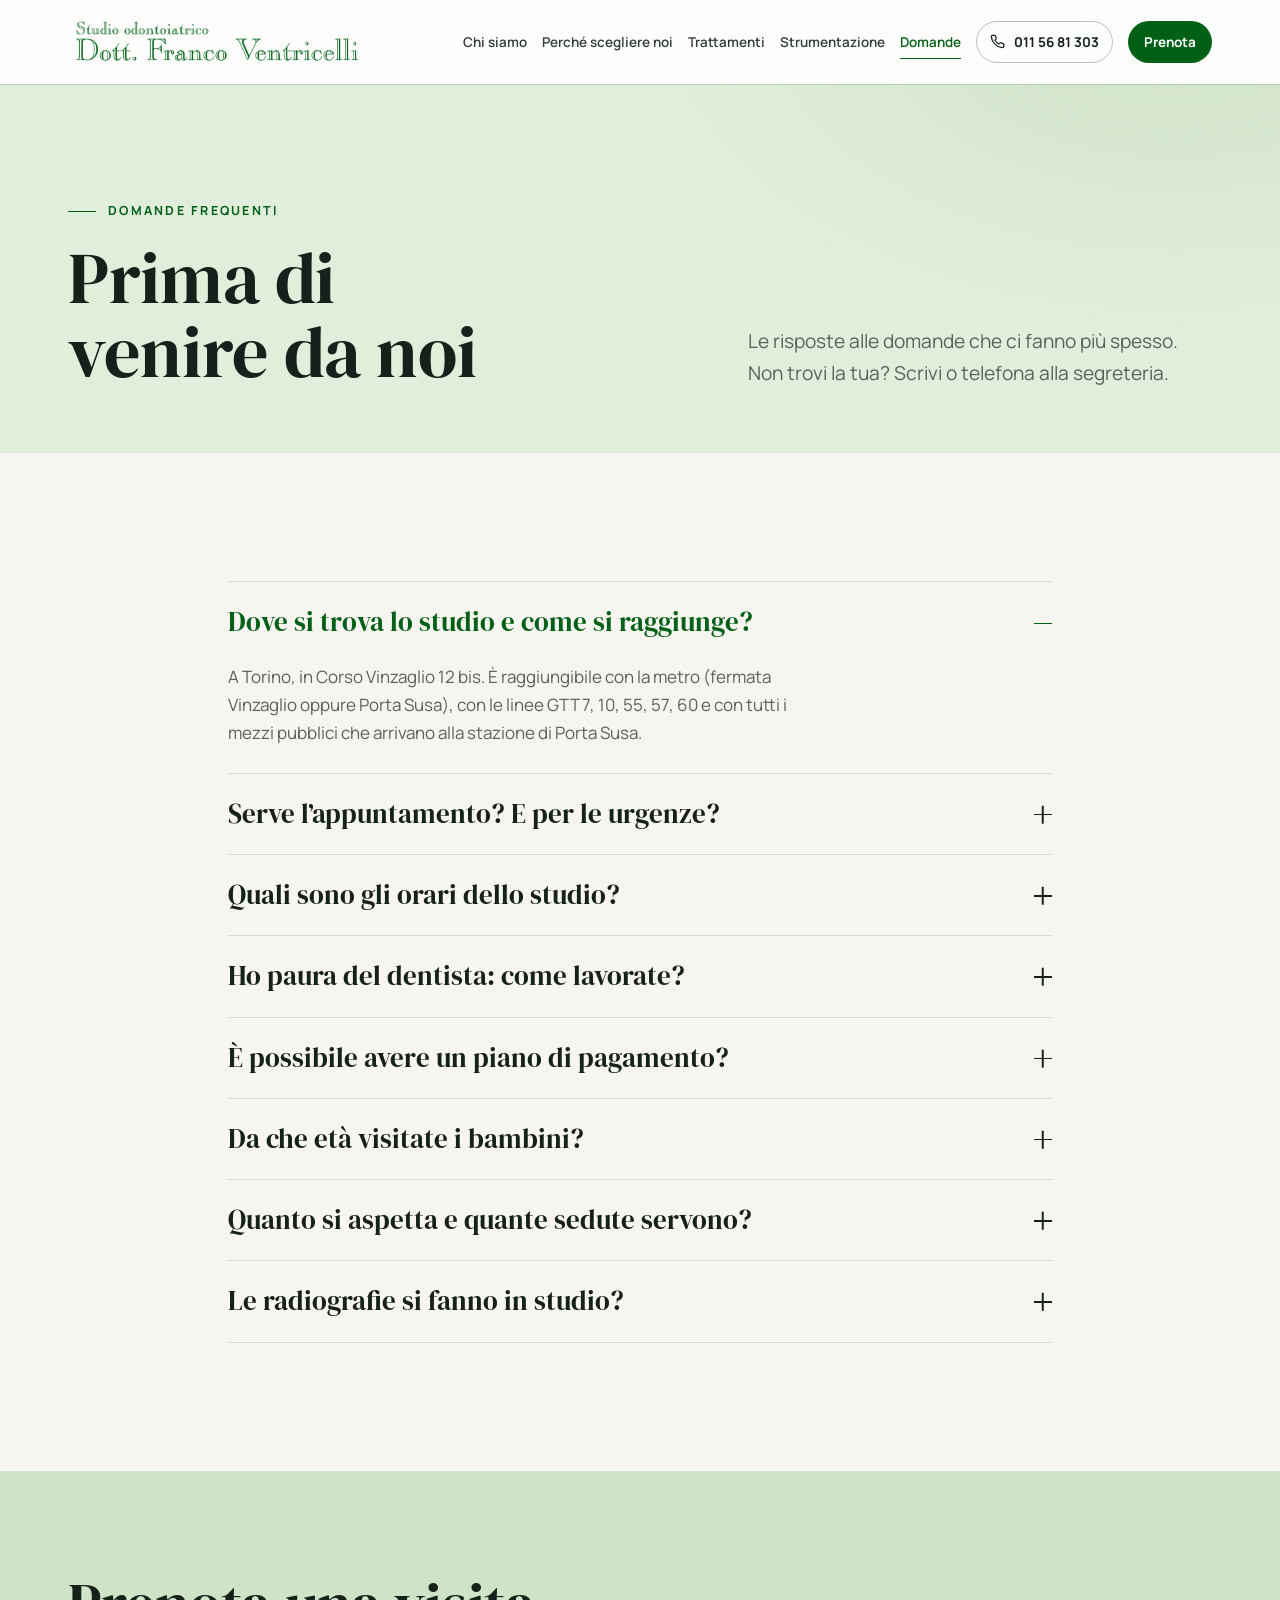
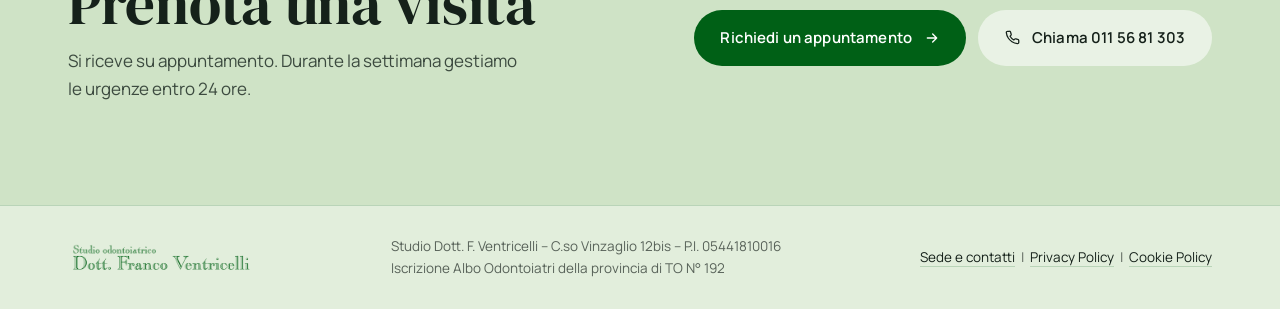
<file: domande.html>
<!doctype html>
<html lang="it">
<head>
<meta charset="utf-8">
<meta name="viewport" content="width=device-width, initial-scale=1">
<title>Domande frequenti: prima di venire da noi | Studio Ventricelli Torino</title>
<meta name="description" content="Dove si trova lo studio, orari, urgenze, paura del dentista, piani di pagamento, visite per i bambini, attese e radiografie: le risposte alle domande più frequenti.">
<!-- ANTEPRIMA: togliere la riga "robots" quando il sito va in produzione -->
<meta name="robots" content="noindex, nofollow">
<link rel="canonical" href="https://studioventricelli.it/domande.html">
<meta property="og:type" content="website">
<meta property="og:locale" content="it_IT">
<meta property="og:title" content="Domande frequenti: prima di venire da noi | Studio Ventricelli Torino">
<meta property="og:description" content="Dove si trova lo studio, orari, urgenze, paura del dentista, piani di pagamento, visite per i bambini, attese e radiografie: le risposte alle domande più frequenti.">
<meta name="theme-color" content="#ffffff">
<script type="application/ld+json">{"@context": "https://schema.org", "@type": "FAQPage", "mainEntity": [{"@type": "Question", "name": "Dove si trova lo studio e come si raggiunge?", "acceptedAnswer": {"@type": "Answer", "text": "A Torino, in Corso Vinzaglio 12 bis. È raggiungibile con la metro (fermata Vinzaglio oppure Porta Susa), con le linee GTT 7, 10, 55, 57, 60 e con tutti i mezzi pubblici che arrivano alla stazione di Porta Susa."}}, {"@type": "Question", "name": "Serve l’appuntamento? E per le urgenze?", "acceptedAnswer": {"@type": "Answer", "text": "Si riceve su appuntamento. Durante la settimana gestiamo le urgenze entro 24 ore: telefona allo 011 56 81 303 o al 340 4695019."}}, {"@type": "Question", "name": "Quali sono gli orari dello studio?", "acceptedAnswer": {"@type": "Answer", "text": "Lunedì, mercoledì e venerdì 09.00 – 12.00 e 13.00 – 20.00. Martedì 12.30 – 19.30. Giovedì 09.00 – 14.00."}}, {"@type": "Question", "name": "Ho paura del dentista: come lavorate?", "acceptedAnswer": {"@type": "Answer", "text": "Abbiamo notevole esperienza nel trattamento di pazienti ansiosi e odontofobici. Spieghiamo i piani di cura in modo che siano comprensibili e condivisi: in questo modo si limitano gli imprevisti e si evitano brutte sorprese."}}, {"@type": "Question", "name": "È possibile avere un piano di pagamento?", "acceptedAnswer": {"@type": "Answer", "text": "Sì, i piani di pagamento sono personalizzabili. Contattaci per saperne di più."}}, {"@type": "Question", "name": "Da che età visitate i bambini?", "acceptedAnswer": {"@type": "Answer", "text": "A partire dai 6 anni: prevenzione della carie con istruzione all’igiene, pulizia dei denti, sigillatura dei solchi, fluoroprofilassi topica e consigli di igiene alimentare, oltre alla cura delle carie dei denti da latte e all’intercettazione precoce delle malocclusioni."}}, {"@type": "Question", "name": "Quanto si aspetta e quante sedute servono?", "acceptedAnswer": {"@type": "Answer", "text": "Nei nostri studi le attese sono limitatissime se non nulle. Se lo richiedi diamo appuntamenti “lunghi” per limitare il numero di sedute necessarie, e ti ricordiamo via SMS giorno e ora degli appuntamenti."}}, {"@type": "Question", "name": "Le radiografie si fanno in studio?", "acceptedAnswer": {"@type": "Answer", "text": "Sì. La radiovideografia endorale riduce il tempo di esposizione ai raggi X anche di 7 volte rispetto alle tecniche tradizionali con pellicola, e nello studio di Torino disponiamo di ortopantomografo digitale per le radiografie panoramiche, senza doversi recare in appositi centri."}}]}</script>
<link rel="preconnect" href="https://fonts.googleapis.com">
<link rel="preconnect" href="https://fonts.gstatic.com" crossorigin>
<link href="https://fonts.googleapis.com/css2?family=DM+Serif+Display&family=Manrope:wght@400;500;600;700&display=swap" rel="stylesheet">
<link rel="stylesheet" href="style.css?v=12">
</head>
<body>

<div class="progress" id="progress"></div>
<header class="header" id="header">
  <div class="wrap">
    <a class="logo" href="index.html" aria-label="Studio odontoiatrico Dott. Franco Ventricelli – Home"><img src="img/logo.png" alt="Studio odontoiatrico Dott. Franco Ventricelli" width="900" height="146"></a>
    <nav class="nav" id="nav" aria-label="Navigazione principale">
      <a class="link" href="chi-siamo.html">Chi siamo</a>
      <a class="link" href="perche-scegliere-noi.html">Perché scegliere noi</a>
      <a class="link" href="trattamenti.html">Trattamenti</a>
      <a class="link" href="strumentazione.html">Strumentazione</a>
      <a class="link" href="domande.html" aria-current="page">Domande</a>
      <a class="call" href="tel:+390115681303"><svg viewBox="0 0 24 24" fill="none" stroke="currentColor" stroke-width="2" stroke-linecap="round" stroke-linejoin="round"><path d="M22 16.92v3a2 2 0 0 1-2.18 2 19.79 19.79 0 0 1-8.63-3.07 19.5 19.5 0 0 1-6-6 19.79 19.79 0 0 1-3.07-8.67A2 2 0 0 1 4.11 2h3a2 2 0 0 1 2 1.72 12.84 12.84 0 0 0 .7 2.81 2 2 0 0 1-.45 2.11L8.09 9.91a16 16 0 0 0 6 6l1.27-1.27a2 2 0 0 1 2.11-.45 12.84 12.84 0 0 0 2.81.7A2 2 0 0 1 22 16.92z"/></svg>011 56 81 303</a>
      <a class="book" href="contatti.html#prenota">Prenota</a>
    </nav>
    <button class="burger" id="burger" aria-label="Apri il menu" aria-expanded="false" aria-controls="nav"><span></span><span></span></button>
  </div>
</header>

<main id="top">

<section class="page-hero">
  <div class="wrap">
    <div><span class="eyebrow">Domande frequenti</span><h1>Prima di venire da noi</h1></div>
    <p class="lead">Le risposte alle domande che ci fanno più spesso. Non trovi la tua? Scrivi o telefona alla segreteria.</p>
  </div>
</section>

<section class="pad" id="faq">
  <div class="wrap faq-page">
    <div class="faq reveal">
        <details name="faq" open><summary>Dove si trova lo studio e come si raggiunge?<i></i></summary><div>A Torino, in Corso Vinzaglio 12 bis. È raggiungibile con la metro (fermata Vinzaglio oppure Porta Susa), con le linee GTT 7, 10, 55, 57, 60 e con tutti i mezzi pubblici che arrivano alla stazione di Porta Susa.</div></details>
        <details name="faq"><summary>Serve l’appuntamento? E per le urgenze?<i></i></summary><div>Si riceve su appuntamento. Durante la settimana gestiamo le urgenze entro 24 ore: telefona allo 011 56 81 303 o al 340 4695019.</div></details>
        <details name="faq"><summary>Quali sono gli orari dello studio?<i></i></summary><div>Lunedì, mercoledì e venerdì 09.00 – 12.00 e 13.00 – 20.00. Martedì 12.30 – 19.30. Giovedì 09.00 – 14.00.</div></details>
        <details name="faq"><summary>Ho paura del dentista: come lavorate?<i></i></summary><div>Abbiamo notevole esperienza nel trattamento di pazienti ansiosi e odontofobici. Spieghiamo i piani di cura in modo che siano comprensibili e condivisi: in questo modo si limitano gli imprevisti e si evitano brutte sorprese.</div></details>
        <details name="faq"><summary>È possibile avere un piano di pagamento?<i></i></summary><div>Sì, i piani di pagamento sono personalizzabili. Contattaci per saperne di più.</div></details>
        <details name="faq"><summary>Da che età visitate i bambini?<i></i></summary><div>A partire dai 6 anni: prevenzione della carie con istruzione all’igiene, pulizia dei denti, sigillatura dei solchi, fluoroprofilassi topica e consigli di igiene alimentare, oltre alla cura delle carie dei denti da latte e all’intercettazione precoce delle malocclusioni.</div></details>
        <details name="faq"><summary>Quanto si aspetta e quante sedute servono?<i></i></summary><div>Nei nostri studi le attese sono limitatissime se non nulle. Se lo richiedi diamo appuntamenti “lunghi” per limitare il numero di sedute necessarie, e ti ricordiamo via SMS giorno e ora degli appuntamenti.</div></details>
        <details name="faq"><summary>Le radiografie si fanno in studio?<i></i></summary><div>Sì. La radiovideografia endorale riduce il tempo di esposizione ai raggi X anche di 7 volte rispetto alle tecniche tradizionali con pellicola, e nello studio di Torino disponiamo di ortopantomografo digitale per le radiografie panoramiche, senza doversi recare in appositi centri.</div></details>
    </div>
  </div>
</section>

<section class="book-band">
  <div class="wrap">
    <div class="reveal"><h2>Prenota una visita</h2><p>Si riceve su appuntamento. Durante la settimana gestiamo le urgenze entro 24 ore.</p></div>
    <div class="btns reveal" style="--d:.1s">
      <a class="btn btn-light" href="contatti.html#prenota">Richiedi un appuntamento <svg viewBox="0 0 24 24" fill="none" stroke="currentColor" stroke-width="2" stroke-linecap="round" stroke-linejoin="round"><path d="M5 12h14M13 6l6 6-6 6"/></svg></a>
      <a class="btn btn-ghost" href="tel:+390115681303"><svg viewBox="0 0 24 24" fill="none" stroke="currentColor" stroke-width="2" stroke-linecap="round" stroke-linejoin="round"><path d="M22 16.92v3a2 2 0 0 1-2.18 2 19.79 19.79 0 0 1-8.63-3.07 19.5 19.5 0 0 1-6-6 19.79 19.79 0 0 1-3.07-8.67A2 2 0 0 1 4.11 2h3a2 2 0 0 1 2 1.72 12.84 12.84 0 0 0 .7 2.81 2 2 0 0 1-.45 2.11L8.09 9.91a16 16 0 0 0 6 6l1.27-1.27a2 2 0 0 1 2.11-.45 12.84 12.84 0 0 0 2.81.7A2 2 0 0 1 22 16.92z"/></svg> Chiama 011 56 81 303</a>
    </div>
  </div>
</section>

</main>

<footer class="footer">
  <div class="wrap">
    <img src="img/logo.png" alt="Studio odontoiatrico Dott. Franco Ventricelli" width="900" height="146">
    <p>Studio Dott. F. Ventricelli – C.so Vinzaglio 12bis – P.I. 05441810016<br>Iscrizione Albo Odontoiatri della provincia di TO N° 192</p>
    <p><a href="contatti.html">Sede e contatti</a> &nbsp;|&nbsp; <a href="https://www.iubenda.com/privacy-policy/27138516" target="_blank" rel="noopener">Privacy Policy</a> &nbsp;|&nbsp; <a href="https://www.iubenda.com/privacy-policy/27138516/cookie-policy" target="_blank" rel="noopener">Cookie Policy</a></p>
  </div>
</footer>

<div class="mbar" id="fab"><a class="mb-call" href="tel:+390115681303"><svg viewBox="0 0 24 24" fill="none" stroke="currentColor" stroke-width="2" stroke-linecap="round" stroke-linejoin="round"><path d="M22 16.92v3a2 2 0 0 1-2.18 2 19.79 19.79 0 0 1-8.63-3.07 19.5 19.5 0 0 1-6-6 19.79 19.79 0 0 1-3.07-8.67A2 2 0 0 1 4.11 2h3a2 2 0 0 1 2 1.72 12.84 12.84 0 0 0 .7 2.81 2 2 0 0 1-.45 2.11L8.09 9.91a16 16 0 0 0 6 6l1.27-1.27a2 2 0 0 1 2.11-.45 12.84 12.84 0 0 0 2.81.7A2 2 0 0 1 22 16.92z"/></svg>Chiama</a><a class="mb-book" href="contatti.html#prenota">Prenota una visita</a></div>

<script src="main.js?v=12"></script>
</body>
</html>
</file>
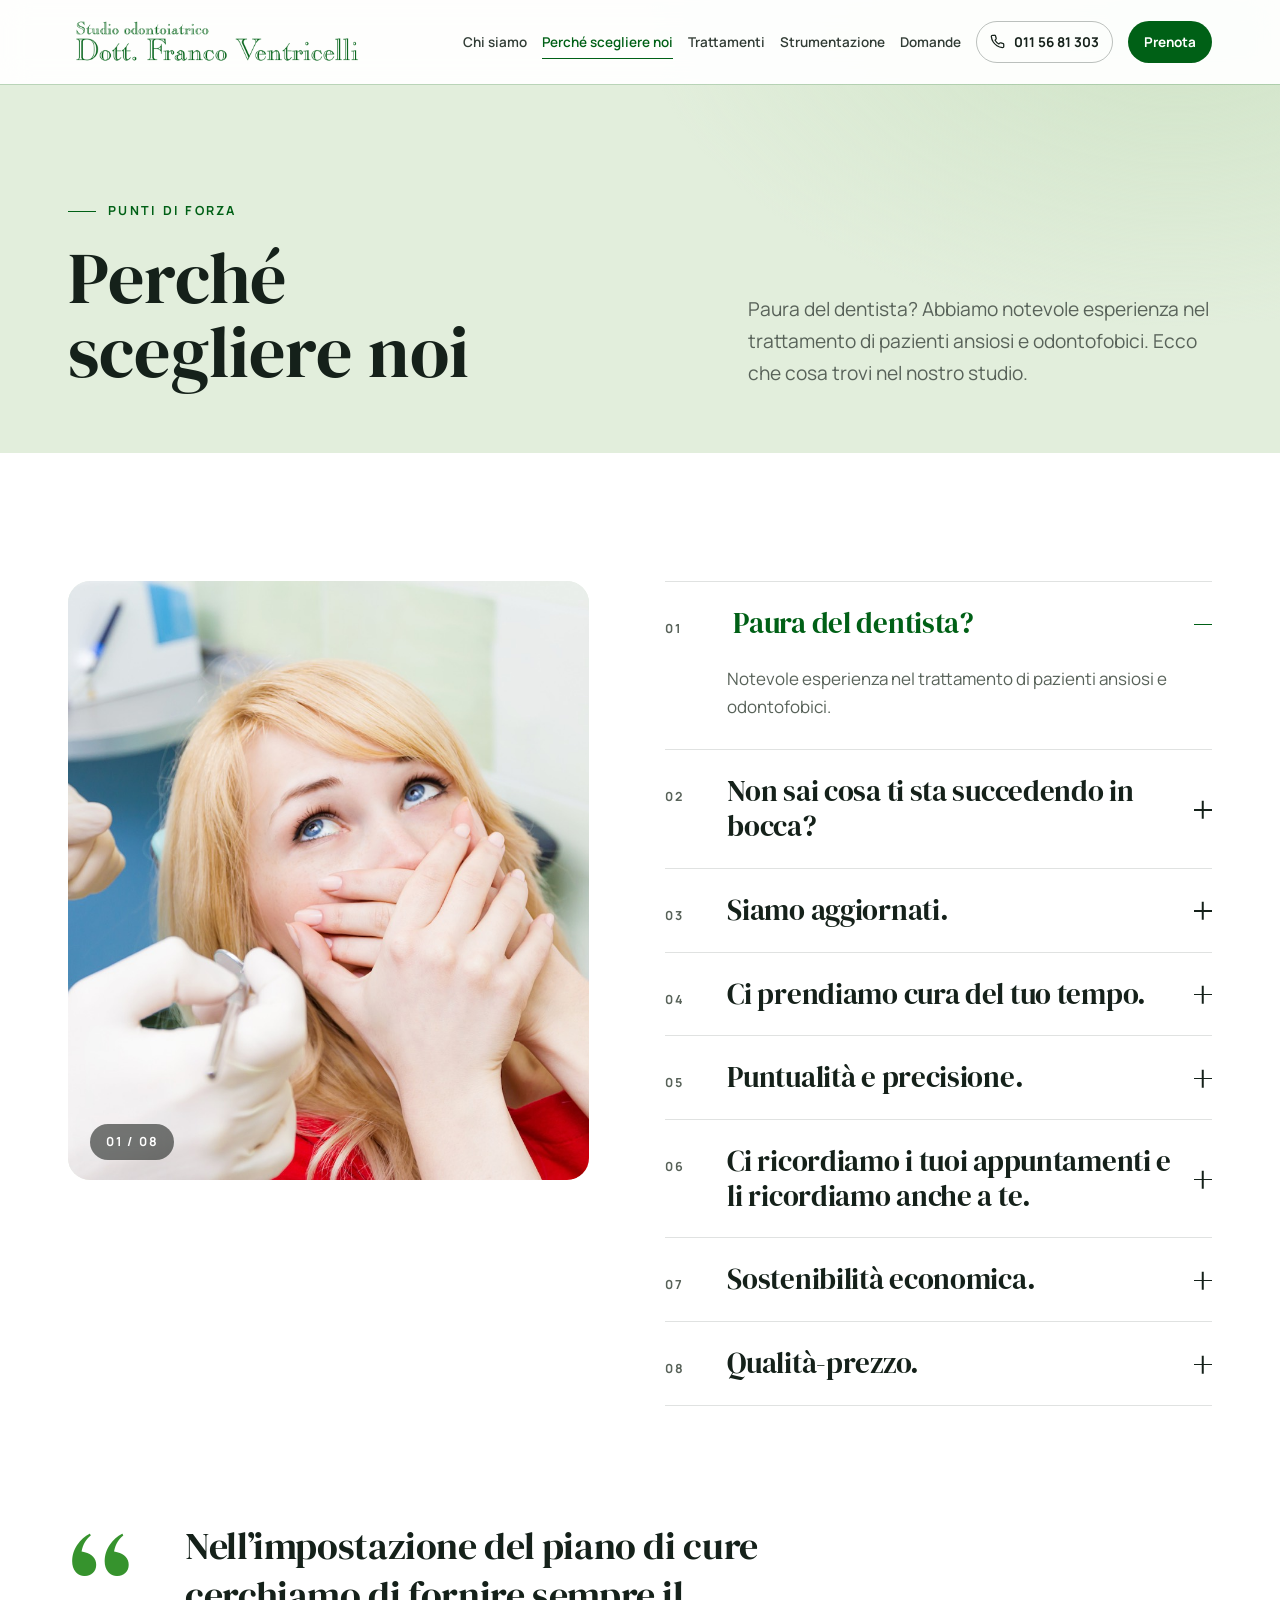
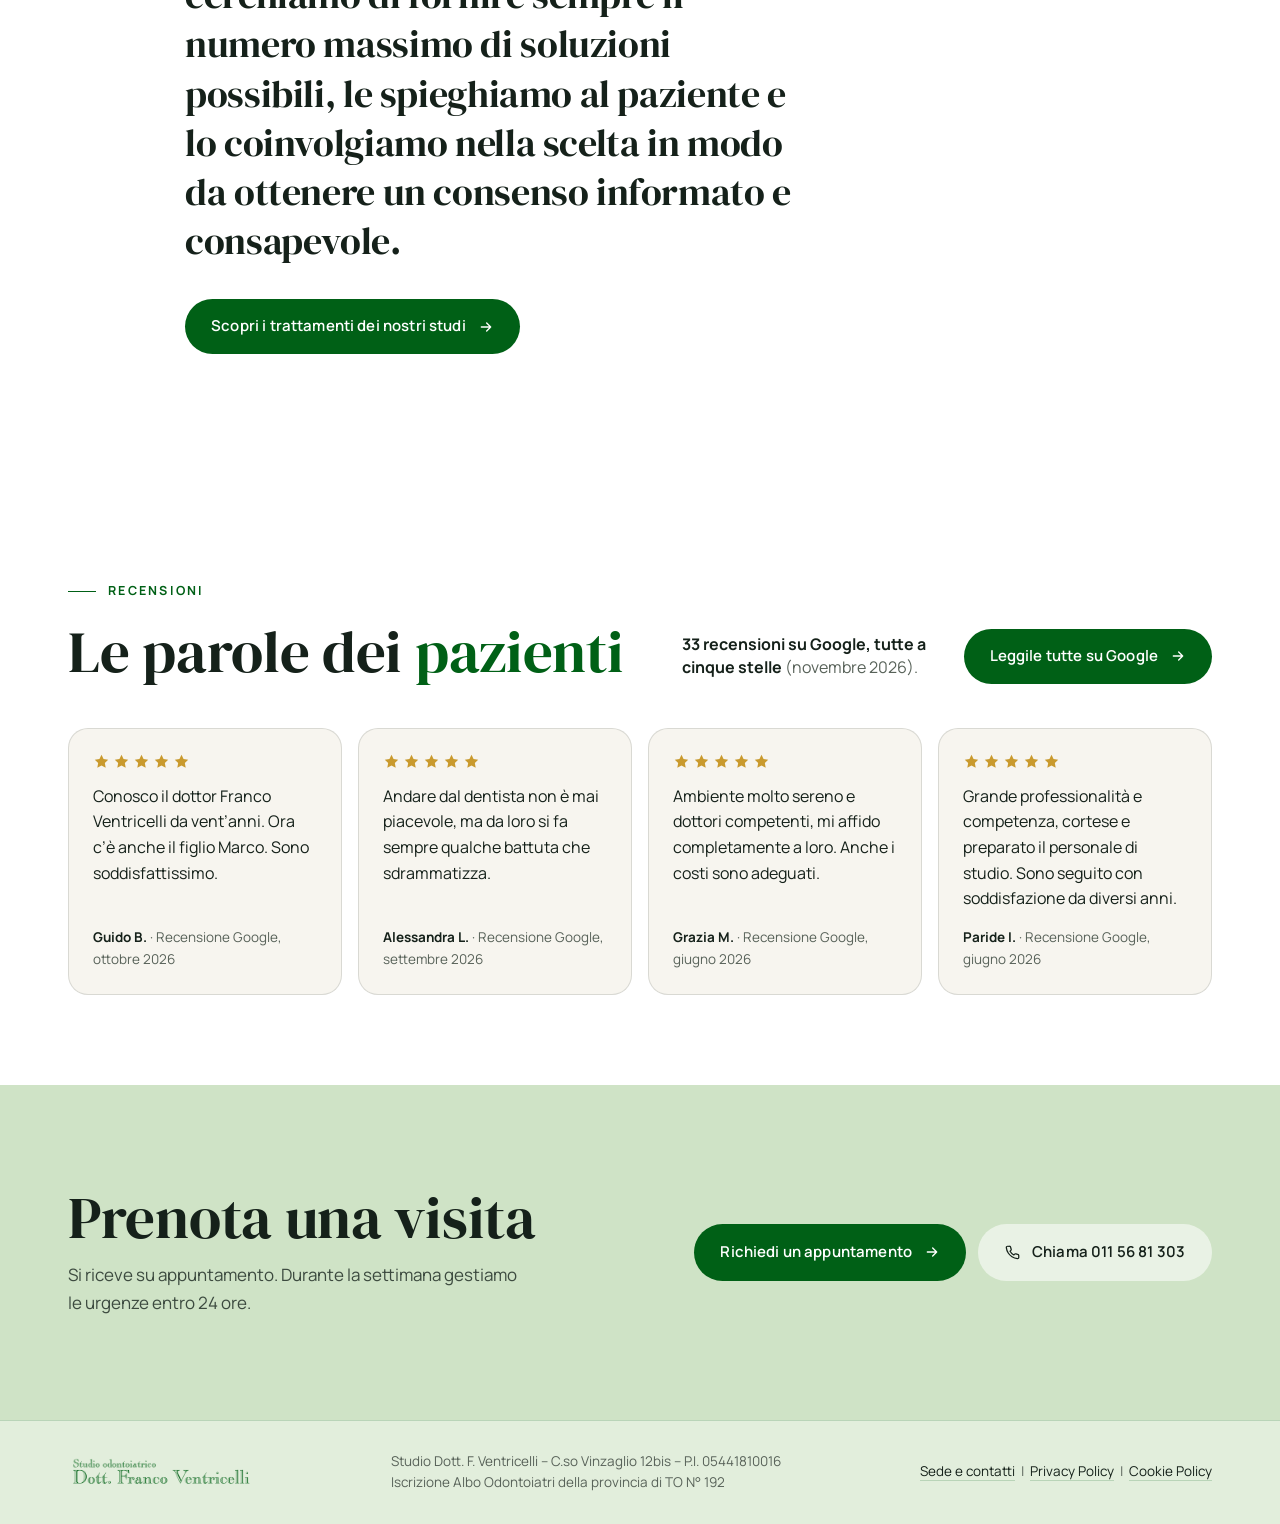
<file: perche-scegliere-noi.html>
<!doctype html>
<html lang="it">
<head>
<meta charset="utf-8">
<meta name="viewport" content="width=device-width, initial-scale=1">
<title>Perché scegliere noi: punti di forza e recensioni | Studio Ventricelli Torino</title>
<meta name="description" content="Esperienza con pazienti ansiosi, piani di cura spiegati, puntualità, richiami via SMS e piani di pagamento personalizzabili. Le recensioni dei pazienti dello studio Ventricelli a Torino.">
<!-- ANTEPRIMA: togliere la riga "robots" quando il sito va in produzione -->
<meta name="robots" content="noindex, nofollow">
<link rel="canonical" href="https://studioventricelli.it/perche-scegliere-noi.html">
<meta property="og:type" content="website">
<meta property="og:locale" content="it_IT">
<meta property="og:title" content="Perché scegliere noi: punti di forza e recensioni | Studio Ventricelli Torino">
<meta property="og:description" content="Esperienza con pazienti ansiosi, piani di cura spiegati, puntualità, richiami via SMS e piani di pagamento personalizzabili. Le recensioni dei pazienti dello studio Ventricelli a Torino.">
<meta name="theme-color" content="#ffffff">
<link rel="preconnect" href="https://fonts.googleapis.com">
<link rel="preconnect" href="https://fonts.gstatic.com" crossorigin>
<link href="https://fonts.googleapis.com/css2?family=DM+Serif+Display&family=Manrope:wght@400;500;600;700&display=swap" rel="stylesheet">
<link rel="stylesheet" href="style.css?v=12">
</head>
<body>

<div class="progress" id="progress"></div>
<header class="header" id="header">
  <div class="wrap">
    <a class="logo" href="index.html" aria-label="Studio odontoiatrico Dott. Franco Ventricelli – Home"><img src="img/logo.png" alt="Studio odontoiatrico Dott. Franco Ventricelli" width="900" height="146"></a>
    <nav class="nav" id="nav" aria-label="Navigazione principale">
      <a class="link" href="chi-siamo.html">Chi siamo</a>
      <a class="link" href="perche-scegliere-noi.html" aria-current="page">Perché scegliere noi</a>
      <a class="link" href="trattamenti.html">Trattamenti</a>
      <a class="link" href="strumentazione.html">Strumentazione</a>
      <a class="link" href="domande.html">Domande</a>
      <a class="call" href="tel:+390115681303"><svg viewBox="0 0 24 24" fill="none" stroke="currentColor" stroke-width="2" stroke-linecap="round" stroke-linejoin="round"><path d="M22 16.92v3a2 2 0 0 1-2.18 2 19.79 19.79 0 0 1-8.63-3.07 19.5 19.5 0 0 1-6-6 19.79 19.79 0 0 1-3.07-8.67A2 2 0 0 1 4.11 2h3a2 2 0 0 1 2 1.72 12.84 12.84 0 0 0 .7 2.81 2 2 0 0 1-.45 2.11L8.09 9.91a16 16 0 0 0 6 6l1.27-1.27a2 2 0 0 1 2.11-.45 12.84 12.84 0 0 0 2.81.7A2 2 0 0 1 22 16.92z"/></svg>011 56 81 303</a>
      <a class="book" href="contatti.html#prenota">Prenota</a>
    </nav>
    <button class="burger" id="burger" aria-label="Apri il menu" aria-expanded="false" aria-controls="nav"><span></span><span></span></button>
  </div>
</header>

<main id="top">

<section class="page-hero">
  <div class="wrap">
    <div><span class="eyebrow">Punti di forza</span><h1>Perché scegliere noi</h1></div>
    <p class="lead">Paura del dentista? Abbiamo notevole esperienza nel trattamento di pazienti ansiosi e odontofobici. Ecco che cosa trovi nel nostro studio.</p>
  </div>
</section>

<section class="pad why" id="punti-di-forza">
  <div class="wrap">
    <div class="why-grid">
      <div class="why-vis reveal" id="whyVis">
        <img src="img/pf-paura.jpg" alt="" class="on">
        <img src="img/pf-chiarezza.jpg" alt="" class="" loading="lazy">
        <img src="img/pf-aggiornati.jpg" alt="" class="" loading="lazy">
        <img src="img/pf-tempo.jpg" alt="" class="" loading="lazy">
        <img src="img/pf-puntualita.jpg" alt="" class="" loading="lazy">
        <img src="img/pf-richiami.jpg" alt="" class="" loading="lazy">
        <img src="img/pf-pagamenti.jpg" alt="" class="" loading="lazy">
        <img src="img/pf-qualita.jpg" alt="" class="" loading="lazy"><span class="count" id="whyCount">01 / 08</span>
      </div>
      <ul class="why-list reveal" id="whyList">
        <li class="on">
    <button aria-expanded="true" aria-controls="why0"><span class="num">01</span><span class="t">Paura del dentista?</span><span class="pm"></span></button>
    <div class="panel" id="why0"><div>
        <img src="img/pf-paura.jpg" alt="" loading="lazy"><p>Notevole esperienza nel trattamento di pazienti ansiosi e odontofobici.</p></div></div>
  </li>
        <li class="">
    <button aria-expanded="false" aria-controls="why1"><span class="num">02</span><span class="t">Non sai cosa ti sta succedendo in bocca?</span><span class="pm"></span></button>
    <div class="panel" id="why1"><div>
        <img src="img/pf-chiarezza.jpg" alt="" loading="lazy"><p>Spieghiamo ai pazienti i piani di cura in modo che siano comprensibili e condivisi. In questo modo si limitano gli imprevisti e si evitano brutte sorprese.</p></div></div>
  </li>
        <li class="">
    <button aria-expanded="false" aria-controls="why2"><span class="num">03</span><span class="t">Siamo aggiornati.</span><span class="pm"></span></button>
    <div class="panel" id="why2"><div>
        <img src="img/pf-aggiornati.jpg" alt="" loading="lazy"><p>Siamo costantemente aggiornati sia nel campo dei materiali e delle attrezzature (tutte di alta qualità e con certificazione CE) che nel campo delle competenze professionali (corsi di aggiornamento).</p></div></div>
  </li>
        <li class="">
    <button aria-expanded="false" aria-controls="why3"><span class="num">04</span><span class="t">Ci prendiamo cura del tuo tempo.</span><span class="pm"></span></button>
    <div class="panel" id="why3"><div>
        <img src="img/pf-tempo.jpg" alt="" loading="lazy"><p>Appuntamenti personalizzati: se i pazienti lo richiedono diamo appuntamenti “lunghi” al fine di limitare il numero di sedute necessarie.</p></div></div>
  </li>
        <li class="">
    <button aria-expanded="false" aria-controls="why4"><span class="num">05</span><span class="t">Puntualità e precisione.</span><span class="pm"></span></button>
    <div class="panel" id="why4"><div>
        <img src="img/pf-puntualita.jpg" alt="" loading="lazy"><p>Massima puntualità possibile: il nostro tempo è prezioso ma lo è anche quello dei nostri pazienti. Nei nostri studi le attese sono limitatissime se non nulle.</p></div></div>
  </li>
        <li class="">
    <button aria-expanded="false" aria-controls="why5"><span class="num">06</span><span class="t">Ci ricordiamo i tuoi appuntamenti e li ricordiamo anche a te.</span><span class="pm"></span></button>
    <div class="panel" id="why5"><div>
        <img src="img/pf-richiami.jpg" alt="" loading="lazy"><p>Sistema di richiami computerizzato: ricordiamo tramite sms ai pazienti il giorno, l’ora degli appuntamenti, la scadenza per le visite di controllo e di igiene programmate.</p></div></div>
  </li>
        <li class="">
    <button aria-expanded="false" aria-controls="why6"><span class="num">07</span><span class="t">Sostenibilità economica.</span><span class="pm"></span></button>
    <div class="panel" id="why6"><div>
        <img src="img/pf-pagamenti.jpg" alt="" loading="lazy"><p>Piani di pagamento personalizzabili.</p></div></div>
  </li>
        <li class="">
    <button aria-expanded="false" aria-controls="why7"><span class="num">08</span><span class="t">Qualità-prezzo.</span><span class="pm"></span></button>
    <div class="panel" id="why7"><div>
        <img src="img/pf-qualita.jpg" alt="" loading="lazy"><p>Riteniamo che le nostre prestazioni vengano erogate con un buon rapporto qualità/prezzo considerando che nella voce qualità non c’è solo la prestazione effettuata correttamente, ma l’impiego di ottimi materiali, tempo di esecuzione adeguato, assistenza nel tempo.</p></div></div>
  </li>
      </ul>
    </div>
    <div class="statement reveal">
      <span class="mark" aria-hidden="true">“</span>
      <div>
        <p>Nell’impostazione del piano di cure cerchiamo di fornire sempre il numero massimo di soluzioni possibili, le spieghiamo al paziente e lo coinvolgiamo nella scelta in modo da ottenere un consenso informato e consapevole.</p>
        <a class="btn btn-solid" href="trattamenti.html">Scopri i trattamenti dei nostri studi <svg viewBox="0 0 24 24" fill="none" stroke="currentColor" stroke-width="2" stroke-linecap="round" stroke-linejoin="round"><path d="M5 12h14M13 6l6 6-6 6"/></svg></a>
      </div>
    </div>
  </div>
</section>

<!-- RECENSIONI -->
<section class="pad reviews" id="recensioni">
  <div class="wrap rev">
    <div class="side">
      <div><span class="eyebrow reveal">Recensioni</span>
      <h2 class="h2 reveal">Le parole dei <em>pazienti</em></h2></div>
      <div class="more reveal"><p><strong>33 recensioni su Google, tutte a cinque stelle</strong> (novembre 2026).</p><a class="btn btn-solid" href="https://maps.google.com/?cid=8329987250633114183" target="_blank" rel="noopener">Leggile tutte su Google <svg viewBox="0 0 24 24" fill="none" stroke="currentColor" stroke-width="2" stroke-linecap="round" stroke-linejoin="round"><path d="M5 12h14M13 6l6 6-6 6"/></svg></a></div>
    </div>
    <div class="rev-quotes">
        <figure class="reveal" style="--d:0.00s"><div class="stars" role="img" aria-label="5 stelle su 5"><svg viewBox="0 0 24 24" fill="currentColor"><path d="M12 2.5l2.9 6.1 6.6.9-4.8 4.6 1.2 6.6L12 17.6l-5.9 3.1 1.2-6.6L2.5 9.5l6.6-.9z"/></svg><svg viewBox="0 0 24 24" fill="currentColor"><path d="M12 2.5l2.9 6.1 6.6.9-4.8 4.6 1.2 6.6L12 17.6l-5.9 3.1 1.2-6.6L2.5 9.5l6.6-.9z"/></svg><svg viewBox="0 0 24 24" fill="currentColor"><path d="M12 2.5l2.9 6.1 6.6.9-4.8 4.6 1.2 6.6L12 17.6l-5.9 3.1 1.2-6.6L2.5 9.5l6.6-.9z"/></svg><svg viewBox="0 0 24 24" fill="currentColor"><path d="M12 2.5l2.9 6.1 6.6.9-4.8 4.6 1.2 6.6L12 17.6l-5.9 3.1 1.2-6.6L2.5 9.5l6.6-.9z"/></svg><svg viewBox="0 0 24 24" fill="currentColor"><path d="M12 2.5l2.9 6.1 6.6.9-4.8 4.6 1.2 6.6L12 17.6l-5.9 3.1 1.2-6.6L2.5 9.5l6.6-.9z"/></svg></div><blockquote>Conosco il dottor Franco Ventricelli da vent’anni. Ora c’è anche il figlio Marco. Sono soddisfattissimo.</blockquote><figcaption><b>Guido B.</b> · Recensione Google, ottobre 2026</figcaption></figure>
        <figure class="reveal" style="--d:0.07s"><div class="stars" role="img" aria-label="5 stelle su 5"><svg viewBox="0 0 24 24" fill="currentColor"><path d="M12 2.5l2.9 6.1 6.6.9-4.8 4.6 1.2 6.6L12 17.6l-5.9 3.1 1.2-6.6L2.5 9.5l6.6-.9z"/></svg><svg viewBox="0 0 24 24" fill="currentColor"><path d="M12 2.5l2.9 6.1 6.6.9-4.8 4.6 1.2 6.6L12 17.6l-5.9 3.1 1.2-6.6L2.5 9.5l6.6-.9z"/></svg><svg viewBox="0 0 24 24" fill="currentColor"><path d="M12 2.5l2.9 6.1 6.6.9-4.8 4.6 1.2 6.6L12 17.6l-5.9 3.1 1.2-6.6L2.5 9.5l6.6-.9z"/></svg><svg viewBox="0 0 24 24" fill="currentColor"><path d="M12 2.5l2.9 6.1 6.6.9-4.8 4.6 1.2 6.6L12 17.6l-5.9 3.1 1.2-6.6L2.5 9.5l6.6-.9z"/></svg><svg viewBox="0 0 24 24" fill="currentColor"><path d="M12 2.5l2.9 6.1 6.6.9-4.8 4.6 1.2 6.6L12 17.6l-5.9 3.1 1.2-6.6L2.5 9.5l6.6-.9z"/></svg></div><blockquote>Andare dal dentista non è mai piacevole, ma da loro si fa sempre qualche battuta che sdrammatizza.</blockquote><figcaption><b>Alessandra L.</b> · Recensione Google, settembre 2026</figcaption></figure>
        <figure class="reveal" style="--d:0.14s"><div class="stars" role="img" aria-label="5 stelle su 5"><svg viewBox="0 0 24 24" fill="currentColor"><path d="M12 2.5l2.9 6.1 6.6.9-4.8 4.6 1.2 6.6L12 17.6l-5.9 3.1 1.2-6.6L2.5 9.5l6.6-.9z"/></svg><svg viewBox="0 0 24 24" fill="currentColor"><path d="M12 2.5l2.9 6.1 6.6.9-4.8 4.6 1.2 6.6L12 17.6l-5.9 3.1 1.2-6.6L2.5 9.5l6.6-.9z"/></svg><svg viewBox="0 0 24 24" fill="currentColor"><path d="M12 2.5l2.9 6.1 6.6.9-4.8 4.6 1.2 6.6L12 17.6l-5.9 3.1 1.2-6.6L2.5 9.5l6.6-.9z"/></svg><svg viewBox="0 0 24 24" fill="currentColor"><path d="M12 2.5l2.9 6.1 6.6.9-4.8 4.6 1.2 6.6L12 17.6l-5.9 3.1 1.2-6.6L2.5 9.5l6.6-.9z"/></svg><svg viewBox="0 0 24 24" fill="currentColor"><path d="M12 2.5l2.9 6.1 6.6.9-4.8 4.6 1.2 6.6L12 17.6l-5.9 3.1 1.2-6.6L2.5 9.5l6.6-.9z"/></svg></div><blockquote>Ambiente molto sereno e dottori competenti, mi affido completamente a loro. Anche i costi sono adeguati.</blockquote><figcaption><b>Grazia M.</b> · Recensione Google, giugno 2026</figcaption></figure>
        <figure class="reveal" style="--d:0.21s"><div class="stars" role="img" aria-label="5 stelle su 5"><svg viewBox="0 0 24 24" fill="currentColor"><path d="M12 2.5l2.9 6.1 6.6.9-4.8 4.6 1.2 6.6L12 17.6l-5.9 3.1 1.2-6.6L2.5 9.5l6.6-.9z"/></svg><svg viewBox="0 0 24 24" fill="currentColor"><path d="M12 2.5l2.9 6.1 6.6.9-4.8 4.6 1.2 6.6L12 17.6l-5.9 3.1 1.2-6.6L2.5 9.5l6.6-.9z"/></svg><svg viewBox="0 0 24 24" fill="currentColor"><path d="M12 2.5l2.9 6.1 6.6.9-4.8 4.6 1.2 6.6L12 17.6l-5.9 3.1 1.2-6.6L2.5 9.5l6.6-.9z"/></svg><svg viewBox="0 0 24 24" fill="currentColor"><path d="M12 2.5l2.9 6.1 6.6.9-4.8 4.6 1.2 6.6L12 17.6l-5.9 3.1 1.2-6.6L2.5 9.5l6.6-.9z"/></svg><svg viewBox="0 0 24 24" fill="currentColor"><path d="M12 2.5l2.9 6.1 6.6.9-4.8 4.6 1.2 6.6L12 17.6l-5.9 3.1 1.2-6.6L2.5 9.5l6.6-.9z"/></svg></div><blockquote>Grande professionalità e competenza, cortese e preparato il personale di studio. Sono seguito con soddisfazione da diversi anni.</blockquote><figcaption><b>Paride I.</b> · Recensione Google, giugno 2026</figcaption></figure>
    </div>
  </div>
</section>

<section class="book-band">
  <div class="wrap">
    <div class="reveal"><h2>Prenota una visita</h2><p>Si riceve su appuntamento. Durante la settimana gestiamo le urgenze entro 24 ore.</p></div>
    <div class="btns reveal" style="--d:.1s">
      <a class="btn btn-light" href="contatti.html#prenota">Richiedi un appuntamento <svg viewBox="0 0 24 24" fill="none" stroke="currentColor" stroke-width="2" stroke-linecap="round" stroke-linejoin="round"><path d="M5 12h14M13 6l6 6-6 6"/></svg></a>
      <a class="btn btn-ghost" href="tel:+390115681303"><svg viewBox="0 0 24 24" fill="none" stroke="currentColor" stroke-width="2" stroke-linecap="round" stroke-linejoin="round"><path d="M22 16.92v3a2 2 0 0 1-2.18 2 19.79 19.79 0 0 1-8.63-3.07 19.5 19.5 0 0 1-6-6 19.79 19.79 0 0 1-3.07-8.67A2 2 0 0 1 4.11 2h3a2 2 0 0 1 2 1.72 12.84 12.84 0 0 0 .7 2.81 2 2 0 0 1-.45 2.11L8.09 9.91a16 16 0 0 0 6 6l1.27-1.27a2 2 0 0 1 2.11-.45 12.84 12.84 0 0 0 2.81.7A2 2 0 0 1 22 16.92z"/></svg> Chiama 011 56 81 303</a>
    </div>
  </div>
</section>

</main>

<footer class="footer">
  <div class="wrap">
    <img src="img/logo.png" alt="Studio odontoiatrico Dott. Franco Ventricelli" width="900" height="146">
    <p>Studio Dott. F. Ventricelli – C.so Vinzaglio 12bis – P.I. 05441810016<br>Iscrizione Albo Odontoiatri della provincia di TO N° 192</p>
    <p><a href="contatti.html">Sede e contatti</a> &nbsp;|&nbsp; <a href="https://www.iubenda.com/privacy-policy/27138516" target="_blank" rel="noopener">Privacy Policy</a> &nbsp;|&nbsp; <a href="https://www.iubenda.com/privacy-policy/27138516/cookie-policy" target="_blank" rel="noopener">Cookie Policy</a></p>
  </div>
</footer>

<div class="mbar" id="fab"><a class="mb-call" href="tel:+390115681303"><svg viewBox="0 0 24 24" fill="none" stroke="currentColor" stroke-width="2" stroke-linecap="round" stroke-linejoin="round"><path d="M22 16.92v3a2 2 0 0 1-2.18 2 19.79 19.79 0 0 1-8.63-3.07 19.5 19.5 0 0 1-6-6 19.79 19.79 0 0 1-3.07-8.67A2 2 0 0 1 4.11 2h3a2 2 0 0 1 2 1.72 12.84 12.84 0 0 0 .7 2.81 2 2 0 0 1-.45 2.11L8.09 9.91a16 16 0 0 0 6 6l1.27-1.27a2 2 0 0 1 2.11-.45 12.84 12.84 0 0 0 2.81.7A2 2 0 0 1 22 16.92z"/></svg>Chiama</a><a class="mb-book" href="contatti.html#prenota">Prenota una visita</a></div>

<script src="main.js?v=12"></script>
</body>
</html>
</file>
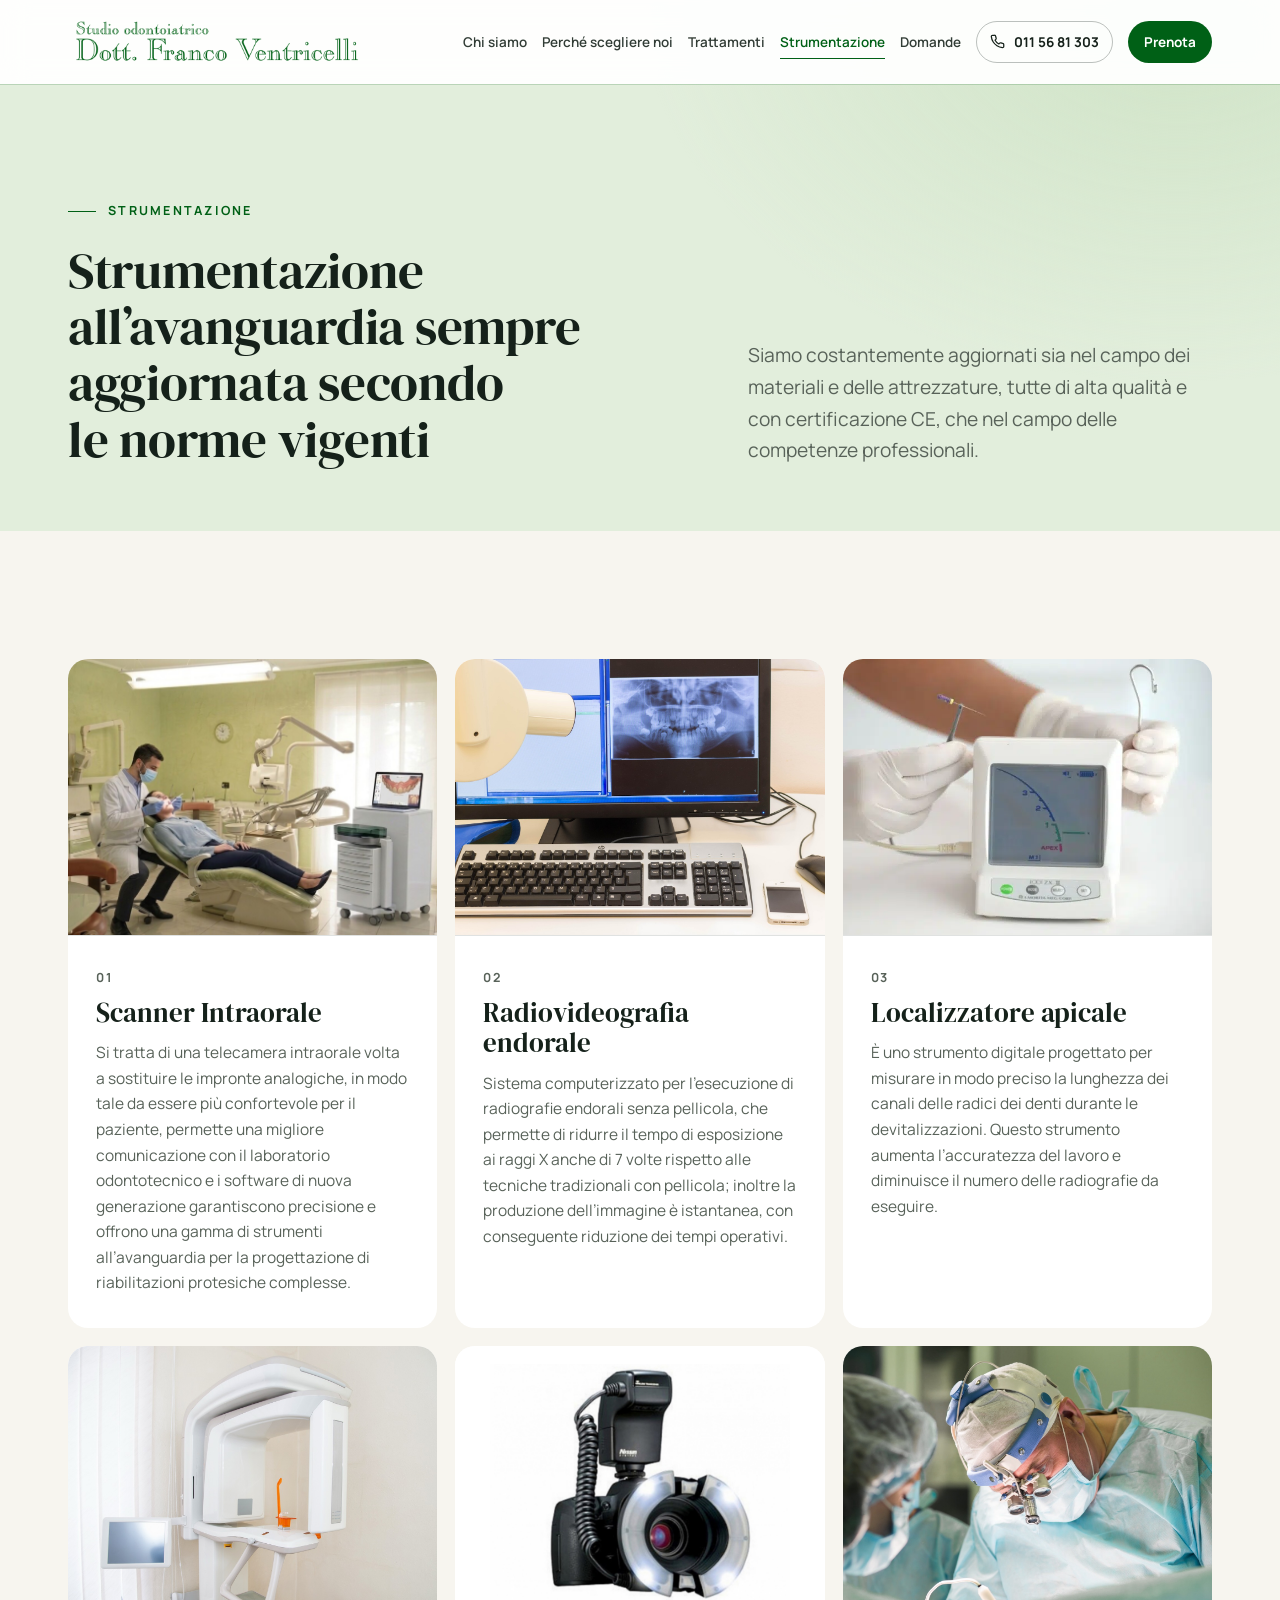
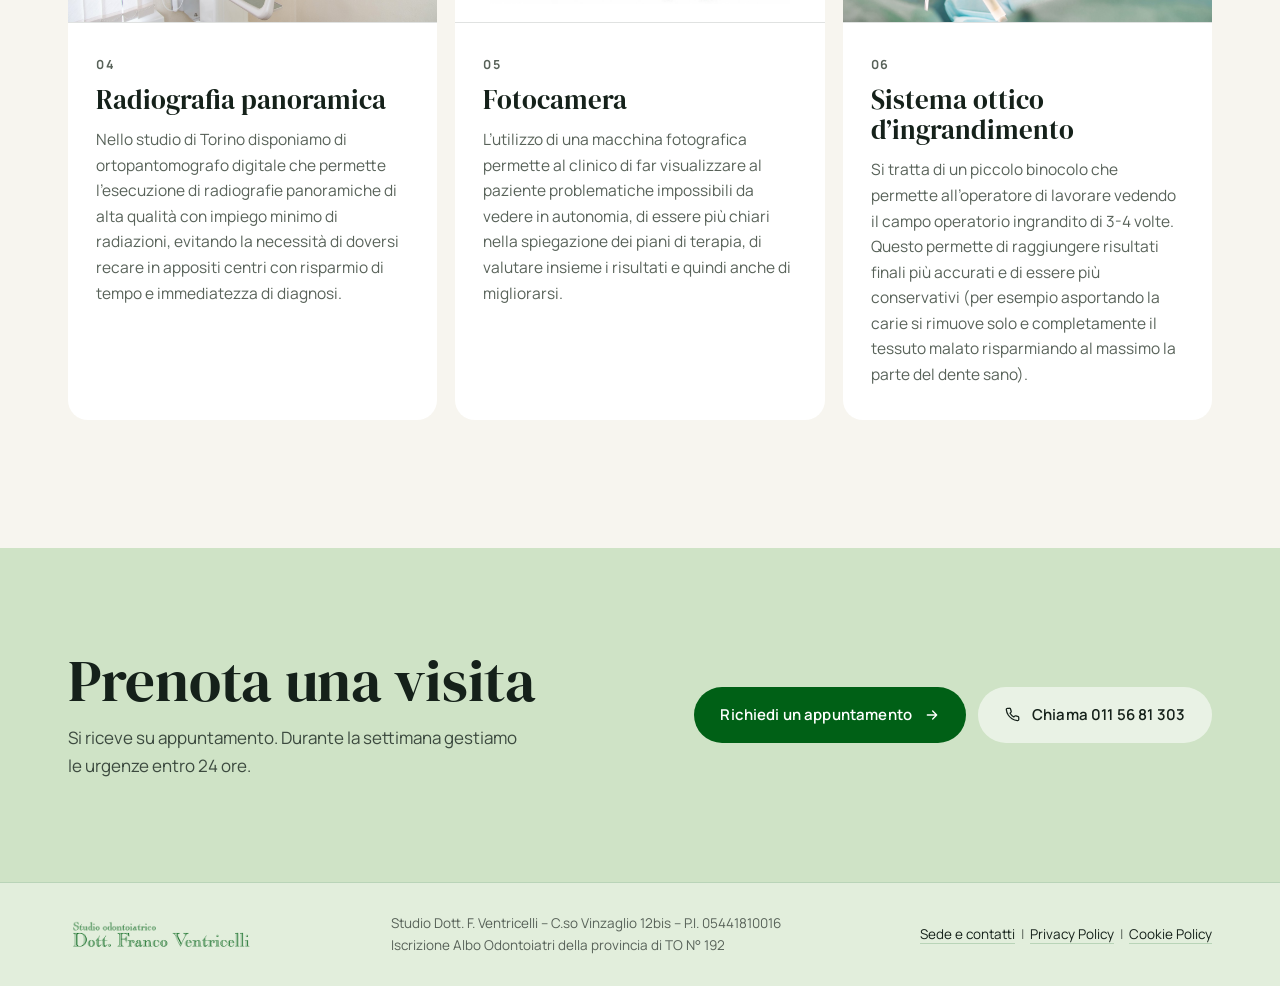
<file: strumentazione.html>
<!doctype html>
<html lang="it">
<head>
<meta charset="utf-8">
<meta name="viewport" content="width=device-width, initial-scale=1">
<title>Strumentazione: scanner intraorale e radiografie digitali | Studio Ventricelli Torino</title>
<meta name="description" content="Scanner intraorale, radiovideografia endorale, localizzatore apicale, radiografia panoramica digitale, fotocamera e sistema ottico d’ingrandimento nello studio Ventricelli a Torino.">
<!-- ANTEPRIMA: togliere la riga "robots" quando il sito va in produzione -->
<meta name="robots" content="noindex, nofollow">
<link rel="canonical" href="https://studioventricelli.it/strumentazione.html">
<meta property="og:type" content="website">
<meta property="og:locale" content="it_IT">
<meta property="og:title" content="Strumentazione: scanner intraorale e radiografie digitali | Studio Ventricelli Torino">
<meta property="og:description" content="Scanner intraorale, radiovideografia endorale, localizzatore apicale, radiografia panoramica digitale, fotocamera e sistema ottico d’ingrandimento nello studio Ventricelli a Torino.">
<meta name="theme-color" content="#ffffff">
<link rel="preconnect" href="https://fonts.googleapis.com">
<link rel="preconnect" href="https://fonts.gstatic.com" crossorigin>
<link href="https://fonts.googleapis.com/css2?family=DM+Serif+Display&family=Manrope:wght@400;500;600;700&display=swap" rel="stylesheet">
<link rel="stylesheet" href="style.css?v=12">
</head>
<body>

<div class="progress" id="progress"></div>
<header class="header" id="header">
  <div class="wrap">
    <a class="logo" href="index.html" aria-label="Studio odontoiatrico Dott. Franco Ventricelli – Home"><img src="img/logo.png" alt="Studio odontoiatrico Dott. Franco Ventricelli" width="900" height="146"></a>
    <nav class="nav" id="nav" aria-label="Navigazione principale">
      <a class="link" href="chi-siamo.html">Chi siamo</a>
      <a class="link" href="perche-scegliere-noi.html">Perché scegliere noi</a>
      <a class="link" href="trattamenti.html">Trattamenti</a>
      <a class="link" href="strumentazione.html" aria-current="page">Strumentazione</a>
      <a class="link" href="domande.html">Domande</a>
      <a class="call" href="tel:+390115681303"><svg viewBox="0 0 24 24" fill="none" stroke="currentColor" stroke-width="2" stroke-linecap="round" stroke-linejoin="round"><path d="M22 16.92v3a2 2 0 0 1-2.18 2 19.79 19.79 0 0 1-8.63-3.07 19.5 19.5 0 0 1-6-6 19.79 19.79 0 0 1-3.07-8.67A2 2 0 0 1 4.11 2h3a2 2 0 0 1 2 1.72 12.84 12.84 0 0 0 .7 2.81 2 2 0 0 1-.45 2.11L8.09 9.91a16 16 0 0 0 6 6l1.27-1.27a2 2 0 0 1 2.11-.45 12.84 12.84 0 0 0 2.81.7A2 2 0 0 1 22 16.92z"/></svg>011 56 81 303</a>
      <a class="book" href="contatti.html#prenota">Prenota</a>
    </nav>
    <button class="burger" id="burger" aria-label="Apri il menu" aria-expanded="false" aria-controls="nav"><span></span><span></span></button>
  </div>
</header>

<main id="top">

<section class="page-hero">
  <div class="wrap">
    <div><span class="eyebrow">Strumentazione</span><h1 class="long">Strumentazione all’avanguardia sempre aggiornata secondo le norme vigenti</h1></div>
    <p class="lead">Siamo costantemente aggiornati sia nel campo dei materiali e delle attrezzature, tutte di alta qualità e con certificazione CE, che nel campo delle competenze professionali.</p>
  </div>
</section>

<section class="pad" id="strumenti">
  <div class="wrap">
    <div class="tools">
      <article class="tool reveal" style="--d:0.00s">
    <figure>
        <img src="img/str-scanner.jpg" alt="Scanner Intraorale" loading="lazy" draggable="false" class=""></figure>
    <div class="body"><span class="n">01</span><h3>Scanner Intraorale</h3><p>Si tratta di una telecamera intraorale volta a sostituire le impronte analogiche, in modo tale da essere più confortevole per il paziente, permette una migliore comunicazione con il laboratorio odontotecnico e i software di nuova generazione garantiscono precisione e offrono una gamma di strumenti all’avanguardia per la progettazione di riabilitazioni protesiche complesse.</p></div>
  </article>
      <article class="tool reveal" style="--d:0.08s">
    <figure>
        <img src="img/str-radiovideografia.jpg" alt="Radiovideografia endorale" loading="lazy" draggable="false" class=""></figure>
    <div class="body"><span class="n">02</span><h3>Radiovideografia endorale</h3><p>Sistema computerizzato per l’esecuzione di radiografie endorali senza pellicola, che permette di ridurre il tempo di esposizione ai raggi X anche di 7 volte rispetto alle tecniche tradizionali con pellicola; inoltre la produzione dell’immagine è istantanea, con conseguente riduzione dei tempi operativi.</p></div>
  </article>
      <article class="tool reveal" style="--d:0.16s">
    <figure>
        <img src="img/str-localizzatore.webp" alt="Localizzatore apicale" loading="lazy" draggable="false" class=""></figure>
    <div class="body"><span class="n">03</span><h3>Localizzatore apicale</h3><p>È uno strumento digitale progettato per misurare in modo preciso la lunghezza dei canali delle radici dei denti durante le devitalizzazioni. Questo strumento aumenta l’accuratezza del lavoro e diminuisce il numero delle radiografie da eseguire.</p></div>
  </article>
      <article class="tool reveal" style="--d:0.00s">
    <figure>
        <img src="img/str-panoramica.jpg" alt="Radiografia panoramica" loading="lazy" draggable="false" class=""></figure>
    <div class="body"><span class="n">04</span><h3>Radiografia panoramica</h3><p>Nello studio di Torino disponiamo di ortopantomografo digitale che permette l’esecuzione di radiografie panoramiche di alta qualità con impiego minimo di radiazioni, evitando la necessità di doversi recare in appositi centri con risparmio di tempo e immediatezza di diagnosi.</p></div>
  </article>
      <article class="tool reveal" style="--d:0.08s">
    <figure>
        <img src="img/str-fotocamera.jpg" alt="Fotocamera" loading="lazy" draggable="false" class="fit"></figure>
    <div class="body"><span class="n">05</span><h3>Fotocamera</h3><p>L’utilizzo di una macchina fotografica permette al clinico di far visualizzare al paziente problematiche impossibili da vedere in autonomia, di essere più chiari nella spiegazione dei piani di terapia, di valutare insieme i risultati e quindi anche di migliorarsi.</p></div>
  </article>
      <article class="tool reveal" style="--d:0.16s">
    <figure>
        <img src="img/str-ottico.jpg" alt="Sistema ottico d’ingrandimento" loading="lazy" draggable="false" class=""></figure>
    <div class="body"><span class="n">06</span><h3>Sistema ottico d’ingrandimento</h3><p>Si tratta di un piccolo binocolo che permette all’operatore di lavorare vedendo il campo operatorio ingrandito di 3-4 volte. Questo permette di raggiungere risultati finali più accurati e di essere più conservativi (per esempio asportando la carie si rimuove solo e completamente il tessuto malato risparmiando al massimo la parte del dente sano).</p></div>
  </article>
    </div>
  </div>
</section>

<section class="book-band">
  <div class="wrap">
    <div class="reveal"><h2>Prenota una visita</h2><p>Si riceve su appuntamento. Durante la settimana gestiamo le urgenze entro 24 ore.</p></div>
    <div class="btns reveal" style="--d:.1s">
      <a class="btn btn-light" href="contatti.html#prenota">Richiedi un appuntamento <svg viewBox="0 0 24 24" fill="none" stroke="currentColor" stroke-width="2" stroke-linecap="round" stroke-linejoin="round"><path d="M5 12h14M13 6l6 6-6 6"/></svg></a>
      <a class="btn btn-ghost" href="tel:+390115681303"><svg viewBox="0 0 24 24" fill="none" stroke="currentColor" stroke-width="2" stroke-linecap="round" stroke-linejoin="round"><path d="M22 16.92v3a2 2 0 0 1-2.18 2 19.79 19.79 0 0 1-8.63-3.07 19.5 19.5 0 0 1-6-6 19.79 19.79 0 0 1-3.07-8.67A2 2 0 0 1 4.11 2h3a2 2 0 0 1 2 1.72 12.84 12.84 0 0 0 .7 2.81 2 2 0 0 1-.45 2.11L8.09 9.91a16 16 0 0 0 6 6l1.27-1.27a2 2 0 0 1 2.11-.45 12.84 12.84 0 0 0 2.81.7A2 2 0 0 1 22 16.92z"/></svg> Chiama 011 56 81 303</a>
    </div>
  </div>
</section>

</main>

<footer class="footer">
  <div class="wrap">
    <img src="img/logo.png" alt="Studio odontoiatrico Dott. Franco Ventricelli" width="900" height="146">
    <p>Studio Dott. F. Ventricelli – C.so Vinzaglio 12bis – P.I. 05441810016<br>Iscrizione Albo Odontoiatri della provincia di TO N° 192</p>
    <p><a href="contatti.html">Sede e contatti</a> &nbsp;|&nbsp; <a href="https://www.iubenda.com/privacy-policy/27138516" target="_blank" rel="noopener">Privacy Policy</a> &nbsp;|&nbsp; <a href="https://www.iubenda.com/privacy-policy/27138516/cookie-policy" target="_blank" rel="noopener">Cookie Policy</a></p>
  </div>
</footer>

<div class="mbar" id="fab"><a class="mb-call" href="tel:+390115681303"><svg viewBox="0 0 24 24" fill="none" stroke="currentColor" stroke-width="2" stroke-linecap="round" stroke-linejoin="round"><path d="M22 16.92v3a2 2 0 0 1-2.18 2 19.79 19.79 0 0 1-8.63-3.07 19.5 19.5 0 0 1-6-6 19.79 19.79 0 0 1-3.07-8.67A2 2 0 0 1 4.11 2h3a2 2 0 0 1 2 1.72 12.84 12.84 0 0 0 .7 2.81 2 2 0 0 1-.45 2.11L8.09 9.91a16 16 0 0 0 6 6l1.27-1.27a2 2 0 0 1 2.11-.45 12.84 12.84 0 0 0 2.81.7A2 2 0 0 1 22 16.92z"/></svg>Chiama</a><a class="mb-book" href="contatti.html#prenota">Prenota una visita</a></div>

<script src="main.js?v=12"></script>
</body>
</html>
</file>
<file: style.css>
:root{
  --green:#006016;
  --green-deep:#00340c;
  --green-night:#00240a;
  --leaf:#36932d;
  --leaf-bright:#7fd077;
  --mint:#e7efe3;
  --paper:#f7f5ef;
  --white:#fff;
  --ink:#15211a;
  --muted:#586259;
  --line:rgba(21,33,26,.13);
  --line-light:rgba(255,255,255,.18);
  --serif:"DM Serif Display",Georgia,"Times New Roman",serif;
  --sans:"Manrope",system-ui,-apple-system,"Segoe UI",sans-serif;
  --wrap:1240px;
  --gut:clamp(20px,4vw,48px);
  --ease:cubic-bezier(.2,.7,.2,1);
}
*,*::before,*::after{box-sizing:border-box}
html{scroll-behavior:smooth;scroll-padding-top:84px;-webkit-text-size-adjust:100%}
body{margin:0;background:var(--paper);color:var(--ink);font-family:var(--sans);font-size:17px;line-height:1.65;overflow-x:hidden;font-variation-settings:"opsz" 26}
.hero h1,.quote,.contact h2{font-variation-settings:"opsz" 54}
img{display:block;max-width:100%}
a{color:inherit;text-decoration:none}
button{font:inherit;color:inherit;background:none;border:0;padding:0;cursor:pointer}
h1,h2,h3,h4,p,ul,ol,blockquote,figure{margin:0;padding:0}
ul,ol{list-style:none}
:focus-visible{outline:2px solid var(--leaf);outline-offset:3px;border-radius:4px}
.wrap{width:100%;max-width:var(--wrap);margin-inline:auto;padding-inline:var(--gut)}
.serif{font-family:var(--serif)}
.eyebrow{display:inline-flex;align-items:center;gap:12px;font-size:12.5px;font-weight:700;letter-spacing:.18em;text-transform:uppercase;color:var(--green)}
.eyebrow::before{content:"";width:28px;height:1px;background:currentColor}
.on-dark .eyebrow{color:var(--leaf-bright)}
.h2{font-family:var(--serif);font-weight:400;font-size:clamp(34px,4.6vw,60px);line-height:1.06;letter-spacing:-.015em;text-wrap:balance}
.h2 em{font-style:italic;color:var(--green)}
.on-dark .h2 em{color:var(--leaf-bright)}
section{position:relative}
.pad{padding-block:clamp(72px,10vw,140px)}

/* reveal */
.reveal{opacity:0;transform:translateY(26px);transition:opacity .9s var(--ease),transform .9s var(--ease);transition-delay:var(--d,0s)}
.reveal.in{opacity:1;transform:none}

/* buttons */
.btn{display:inline-flex;align-items:center;gap:12px;padding:15px 26px;border-radius:999px;font-weight:600;font-size:15px;letter-spacing:.01em;transition:background .3s,color .3s,border-color .3s,transform .3s var(--ease)}
.btn svg{width:16px;height:16px;transition:transform .35s var(--ease)}
.btn:hover svg{transform:translateX(4px)}
.btn-solid{background:var(--green);color:#fff}
.btn-solid:hover{background:var(--green-deep)}
.btn-light{background:#fff;color:var(--green-deep)}
.btn-light:hover{background:var(--mint)}
.btn-ghost{border:1px solid var(--line-light);color:#fff}
.btn-ghost:hover{background:rgba(255,255,255,.1);border-color:rgba(255,255,255,.4)}
.btn-line{border:1px solid var(--line);color:var(--ink)}
.btn-line:hover{border-color:var(--green);color:var(--green)}

/* ───────── header ───────── */
.progress{position:fixed;inset:0 0 auto 0;height:3px;z-index:60;background:var(--leaf);transform-origin:0 50%;transform:scaleX(0)}
.header{position:fixed;inset:0 0 auto 0;z-index:50;transition:background .4s,box-shadow .4s,color .4s;color:#fff}
.header .wrap{display:flex;align-items:center;justify-content:space-between;gap:24px;height:84px;transition:height .4s var(--ease)}
.logo img{height:52px;width:auto;filter:brightness(0) invert(1);transition:filter .4s,height .4s var(--ease)}
.header.solid{background:rgba(247,245,239,.9);backdrop-filter:blur(14px) saturate(1.3);-webkit-backdrop-filter:blur(14px) saturate(1.3);box-shadow:0 1px 0 var(--line);color:var(--ink)}
.header.solid .wrap{height:68px}
.header.solid .logo img{filter:none;height:44px}
.nav{display:flex;align-items:center;gap:clamp(14px,2vw,30px)}
.nav a{white-space:nowrap}
.logo{flex:none}
.nav a.link{position:relative;font-size:14.5px;font-weight:600;padding:8px 0;opacity:.88;transition:opacity .2s,color .2s}
.nav a.link::after{content:"";position:absolute;left:0;right:0;bottom:2px;height:1.5px;background:currentColor;transform:scaleX(0);transform-origin:0 50%;transition:transform .4s var(--ease)}
.nav a.link:hover,.nav a.link.active{opacity:1}
.nav a.link.active::after,.nav a.link:hover::after{transform:scaleX(1)}
.header.solid .nav a.link.active{color:var(--green)}
.nav .call{display:inline-flex;align-items:center;gap:9px;padding:10px 18px;border-radius:999px;font-size:14.5px;font-weight:700;border:1px solid rgba(255,255,255,.45);transition:all .3s}
.nav .call svg{width:15px;height:15px}
.nav .call:hover{background:#fff;color:var(--green-deep)}
.header.solid .nav .call{background:var(--green);border-color:var(--green);color:#fff}
.header.solid .nav .call:hover{background:var(--green-deep)}
.burger{display:none;width:44px;height:44px;border-radius:50%;position:relative}
.burger span{position:absolute;left:11px;right:11px;height:1.5px;background:currentColor;transition:transform .4s var(--ease),top .4s var(--ease)}
.burger span:nth-child(1){top:17px}.burger span:nth-child(2){top:26px}
.menu-open .burger span:nth-child(1){top:21.5px;transform:rotate(45deg)}
.menu-open .burger span:nth-child(2){top:21.5px;transform:rotate(-45deg)}

/* ───────── hero ───────── */
.hero{min-height:min(100svh,960px);background:var(--green-night);color:#fff;overflow:hidden;display:flex;flex-direction:column}
.hero::before{content:"";position:absolute;inset:0;background:url(img/studio-sala.jpg) center/cover;opacity:.13;mix-blend-mode:luminosity}
.hero::after{content:"";position:absolute;inset:0;background:radial-gradient(70% 80% at 85% 20%,rgba(54,147,45,.3),transparent 65%),linear-gradient(0deg,var(--green-night) 0%,transparent 40%)}
.hero>*{position:relative;z-index:1}
.hero-main{flex:1 0 auto;display:grid;grid-template-columns:minmax(0,1.08fr) minmax(0,.92fr);gap:clamp(32px,5vw,84px);align-items:center;padding-top:116px;padding-bottom:44px}
.hero .kicker{font-size:13px;font-weight:700;letter-spacing:.2em;text-transform:uppercase;color:var(--leaf-bright);display:flex;align-items:center;gap:12px;margin-bottom:22px}
.hero .kicker::before{content:"";width:32px;height:1px;background:currentColor;flex:none}
.hero h1{font-family:var(--serif);font-weight:400;font-size:clamp(44px,5.7vw,86px);line-height:1.02;letter-spacing:-.02em}
.hero h1 em{font-style:italic;color:var(--leaf-bright);display:block}
.hero .sub{margin-top:24px;font-size:clamp(17px,1.5vw,20px);opacity:.9;max-width:36ch}
.hero .cta{margin-top:34px;display:flex;flex-wrap:wrap;gap:12px}
.hero-photo{position:relative;border-radius:24px;overflow:hidden;aspect-ratio:4/4.5;max-height:min(66svh,640px);width:100%;justify-self:end;box-shadow:0 40px 80px -30px rgba(0,0,0,.65);background:var(--green-deep)}
.hero-photo img{width:100%;height:100%;object-fit:cover;object-position:50% 22%;transition:transform 1.6s var(--ease)}
.hero-photo:hover img{transform:scale(1.03)}
.hero-photo figcaption{position:absolute;left:0;right:0;bottom:0;padding:80px 24px 20px;background:linear-gradient(0deg,rgba(0,26,7,.88),rgba(0,26,7,0))}
.hero-photo figcaption b{display:block;font-family:var(--serif);font-weight:400;font-size:clamp(19px,1.8vw,24px);line-height:1.15}
.hero-photo figcaption span{display:block;margin-top:4px;font-size:13.5px;color:var(--leaf-bright);font-weight:600}
.trust{border-top:1px solid var(--line-light)}
.trust .wrap{display:grid;grid-template-columns:repeat(3,minmax(0,1fr));gap:clamp(18px,3vw,48px);padding-block:26px}
.trust .wrap>div{padding-left:18px;border-left:2px solid var(--leaf)}
.trust b{display:block;font-family:var(--serif);font-weight:400;font-size:clamp(21px,2vw,27px);line-height:1.15}
.trust span{display:block;text-wrap:balance;margin-top:4px;font-size:14px;color:rgba(255,255,255,.72);line-height:1.45}


/* ───────── filosofia ───────── */
.filo-grid{display:grid;grid-template-columns:minmax(0,1.5fr) minmax(0,1fr);gap:clamp(40px,7vw,110px);align-items:end}
.quote{font-family:var(--serif);font-weight:400;font-size:clamp(34px,5.4vw,78px);line-height:1.08;letter-spacing:-.02em;margin-top:28px}
.quote .w{opacity:.14;transition:opacity .35s ease}
.quote .w.lit{opacity:1}
.quote .w.key{font-style:italic;color:var(--green)}
.filo-text p{color:var(--muted);font-size:18px}
.filo-text p+p{margin-top:18px}
.filo-text .btn{margin-top:30px}
.prev{margin-top:clamp(56px,8vw,110px);display:grid;grid-template-columns:minmax(0,1.15fr) minmax(0,1fr);background:var(--white);border-radius:22px;overflow:hidden;box-shadow:0 30px 70px -40px rgba(0,52,12,.35)}
.prev figure{overflow:hidden;min-height:340px}
.prev img{width:100%;height:112%;object-fit:cover;will-change:transform}
.prev .body{padding:clamp(30px,5vw,68px);display:flex;flex-direction:column;justify-content:center;gap:18px}
.prev h3{font-family:var(--serif);font-weight:400;font-size:clamp(30px,3.4vw,46px);line-height:1.08;letter-spacing:-.01em}
.prev p{color:var(--muted);font-size:18px;max-width:38ch}

/* ───────── marquee ───────── */
.marquee{overflow:hidden;border-block:1px solid var(--line);padding-block:26px;background:var(--paper)}
.marquee .track{display:flex;width:max-content;animation:slide 48s linear infinite}
.marquee:hover .track{animation-play-state:paused}
.marquee span{font-family:var(--serif);font-size:clamp(24px,3vw,40px);font-weight:400;font-style:italic;white-space:nowrap;padding-inline:26px;display:inline-flex;align-items:center;gap:52px;color:var(--green-deep)}
.marquee span::after{content:"";width:9px;height:9px;border-radius:50%;background:var(--leaf)}
@keyframes slide{to{transform:translateX(-50%)}}

/* ───────── chi siamo ───────── */
.head{display:flex;align-items:end;justify-content:space-between;gap:32px;flex-wrap:wrap;margin-bottom:clamp(36px,5vw,64px)}
.head .h2{margin-top:20px;max-width:18ch}
.head .lead{color:var(--muted);max-width:40ch;font-size:17px}
.on-dark .head .lead{color:rgba(255,255,255,.72)}
.team{display:flex;gap:14px;height:730px}
.doc{position:relative;flex:1 1 0;min-width:0;border-radius:20px;overflow:hidden;background:var(--green-deep);color:#fff;cursor:pointer;transition:flex-grow .8s var(--ease)}
.doc.on{flex-grow:3.6;cursor:default}
.doc .ph{position:absolute;inset:0 auto 0 0;width:100%;transition:width .8s var(--ease)}
.doc.on .ph{width:38%}
.doc .ph img{width:100%;height:100%;object-fit:cover;object-position:var(--pos,50% 20%);transition:transform 1.2s var(--ease),filter .6s}
.doc:not(.on) .ph img{filter:saturate(.85) brightness(.88)}
.doc:not(.on):hover .ph img{transform:scale(1.04);filter:none}
.doc .tag{position:absolute;left:0;right:0;bottom:0;padding:70px 22px 22px;background:linear-gradient(0deg,rgba(0,26,7,.88),rgba(0,26,7,0));display:flex;align-items:end;justify-content:space-between;gap:12px;transition:opacity .4s}
.doc .tag b{font-family:var(--serif);font-weight:400;font-size:22px;line-height:1.15}
.doc .tag i{flex:none;width:40px;height:40px;border-radius:50%;border:1px solid rgba(255,255,255,.5);display:grid;place-items:center;font-style:normal;font-size:20px;line-height:1;transition:background .3s,color .3s}
.doc:hover .tag i{background:#fff;color:var(--green-deep)}
.doc.on .tag{opacity:0;pointer-events:none}
.doc .bio{position:absolute;inset:0 0 0 38%;padding:clamp(26px,3vw,46px);display:flex;flex-direction:column;gap:14px;opacity:0;transform:translateX(24px);pointer-events:none;transition:opacity .4s,transform .6s var(--ease);overflow:auto}
.doc.on .bio{opacity:1;transform:none;pointer-events:auto;transition-delay:.35s}
.doc .bio>:first-child{margin-top:auto}.doc .bio>:last-child{margin-bottom:auto}
.doc .bio .n{font-size:12.5px;font-weight:700;letter-spacing:.18em;color:var(--leaf-bright)}
.doc .bio h3{font-family:var(--serif);font-weight:400;font-size:clamp(28px,2.9vw,42px);line-height:1.05;letter-spacing:-.01em}
.doc .bio p{font-size:14.5px;line-height:1.62;color:rgba(255,255,255,.82)}

/* ───────── perché scegliere noi ───────── */
.why{background:var(--mint)}
.why-grid{display:grid;grid-template-columns:minmax(0,1fr) minmax(0,1.05fr);gap:clamp(32px,6vw,90px);align-items:start}
.why-vis{position:sticky;top:104px;aspect-ratio:4/4.6;border-radius:22px;overflow:hidden;background:var(--green-deep)}
.why-vis img{position:absolute;inset:0;width:100%;height:100%;object-fit:cover;opacity:0;transform:scale(1.07);transition:opacity .8s ease,transform 1.6s var(--ease)}
.why-vis img.on{opacity:1;transform:none}
.why-vis .count{position:absolute;left:22px;bottom:20px;z-index:2;color:#fff;font-family:var(--serif);font-size:15px;letter-spacing:.06em;padding:8px 16px;border-radius:999px;background:rgba(0,36,10,.55);backdrop-filter:blur(8px);-webkit-backdrop-filter:blur(8px)}
.why-list li{border-top:1px solid var(--line)}
.why-list li:last-child{border-bottom:1px solid var(--line)}
.why-list button{width:100%;text-align:left;display:grid;grid-template-columns:54px 1fr 28px;align-items:baseline;gap:8px;padding:24px 0;transition:color .3s}
.why-list .num{font-family:var(--serif);font-size:15px;color:var(--leaf);letter-spacing:.04em}
.why-list .t{font-family:var(--serif);font-weight:400;font-size:clamp(22px,2.3vw,30px);line-height:1.18;letter-spacing:-.01em;transition:transform .5s var(--ease)}
.why-list .pm{position:relative;width:18px;height:18px;align-self:center;justify-self:end}
.why-list .pm::before,.why-list .pm::after{content:"";position:absolute;left:0;right:0;top:50%;height:1.5px;background:currentColor;transition:transform .5s var(--ease)}
.why-list .pm::after{transform:rotate(90deg)}
.why-list li.on .pm::after{transform:rotate(0)}
.why-list li.on button{color:var(--green)}
.why-list li.on .t{transform:translateX(6px)}
.why-list .panel{display:grid;grid-template-rows:0fr;transition:grid-template-rows .6s var(--ease)}
.why-list li.on .panel{grid-template-rows:1fr}
.why-list .panel>div{overflow:hidden}
.why-list .panel p{padding:0 40px 28px 62px;color:var(--muted);max-width:56ch}
.why-list .panel img{display:none}
.statement{margin-top:clamp(64px,9vw,120px);display:grid;grid-template-columns:auto 1fr;gap:clamp(20px,4vw,56px);align-items:start}
.statement .mark{font-family:var(--serif);font-size:clamp(90px,12vw,170px);line-height:.7;color:var(--leaf);font-style:italic;padding-top:.12em}
.statement p{font-family:var(--serif);font-weight:400;font-size:clamp(24px,3vw,40px);line-height:1.28;letter-spacing:-.01em;max-width:32ch;text-wrap:pretty}
.statement .btn{margin-top:34px}

/* ───────── attività ───────── */
.on-dark{background:var(--green-night);color:#fff}
.act{background:var(--green-night)}
.act-grid{display:grid;grid-template-columns:repeat(3,minmax(0,1fr));gap:14px}
.card{position:relative;aspect-ratio:4/3.5;border-radius:18px;overflow:hidden;text-align:left;display:block;width:100%;background:var(--green-deep);isolation:isolate}
.card img{position:absolute;inset:0;width:100%;height:100%;object-fit:cover;z-index:-2;transition:transform 1.2s var(--ease)}
.card::before{content:"";position:absolute;inset:0;z-index:-1;background:linear-gradient(0deg,rgba(0,26,7,.9) 0%,rgba(0,26,7,.1) 50%,rgba(0,26,7,.1) 72%,rgba(0,26,7,.5) 100%);transition:background .5s}
.card:hover img,.card:focus-visible img{transform:scale(1.07)}
.card .n{position:absolute;top:18px;left:20px;font-family:var(--serif);font-size:15px;letter-spacing:.06em;opacity:.9}
.card .plus{position:absolute;top:14px;right:14px;width:42px;height:42px;border-radius:50%;background:rgba(255,255,255,.14);backdrop-filter:blur(8px);-webkit-backdrop-filter:blur(8px);display:grid;place-items:center;font-size:22px;line-height:1;transition:background .35s,color .35s,transform .6s var(--ease)}
.card:hover .plus,.card:focus-visible .plus{background:#fff;color:var(--green-deep);transform:rotate(90deg)}
.card .b{position:absolute;left:20px;right:20px;bottom:18px}
.card h3{font-family:var(--serif);font-weight:400;font-size:clamp(23px,2.2vw,30px);line-height:1.1}
.card .more{display:block;margin-top:6px;font-size:13.5px;font-weight:600;color:var(--leaf-bright);max-height:0;opacity:0;overflow:hidden;transition:max-height .5s var(--ease),opacity .4s}
.card:hover .more,.card:focus-visible .more{max-height:30px;opacity:1}

dialog.sheet{border:0;padding:0;background:transparent;max-width:none;max-height:none;width:100vw;height:100dvh;color:var(--ink);overflow:hidden}
dialog.sheet::backdrop{background:rgba(0,26,7,.72);backdrop-filter:blur(6px);-webkit-backdrop-filter:blur(6px)}
.sheet .box{position:absolute;inset:0;margin:auto;width:min(1080px,calc(100vw - 32px));height:min(640px,calc(100dvh - 32px));background:var(--paper);border-radius:24px;overflow:hidden;display:grid;grid-template-columns:1.05fr 1fr;animation:pop .55s var(--ease)}
@keyframes pop{from{opacity:0;transform:translateY(30px) scale(.98)}}
.sheet .pic{position:relative;overflow:hidden;background:var(--green-deep)}
.sheet .pic img{position:absolute;inset:0;width:100%;height:100%;object-fit:cover}
.sheet .txt{padding:clamp(28px,4vw,56px);display:flex;flex-direction:column;overflow:auto}
.sheet .cnt{font-family:var(--serif);font-size:15px;color:var(--leaf);letter-spacing:.06em}
.sheet h3{font-family:var(--serif);font-weight:400;font-size:clamp(32px,3.6vw,48px);line-height:1.05;letter-spacing:-.015em;margin:14px 0 20px}
.sheet p{color:var(--muted);font-size:16.5px}
.sheet p+p{margin-top:14px}
.sheet .swap{animation:swap .5s var(--ease)}
@keyframes swap{from{opacity:0;transform:translateY(14px)}}
.sheet .ctl{margin-top:auto;padding-top:28px;display:flex;align-items:center;justify-content:space-between;gap:12px}
.rbtn{width:48px;height:48px;border-radius:50%;border:1px solid var(--line);display:grid;place-items:center;transition:all .3s}
.rbtn svg{width:18px;height:18px}
.rbtn:hover{background:var(--green);border-color:var(--green);color:#fff}
.rbtn[disabled]{opacity:.3;pointer-events:none}
.sheet .x{position:absolute;top:16px;right:16px;z-index:3;background:var(--paper);border-color:transparent}
.on-dark .rbtn{border-color:var(--line-light)}
.on-dark .rbtn:hover{background:#fff;border-color:#fff;color:var(--green-deep)}

/* ───────── strumentazione ───────── */
.rail-wrap{position:relative}
.rail{display:flex;gap:18px;overflow-x:auto;scroll-snap-type:x mandatory;padding:6px var(--edge) 26px;scroll-padding-inline:var(--edge);scrollbar-width:none;cursor:grab;--edge:max(var(--gut),calc((100vw - var(--wrap))/2 + var(--gut)))}
.rail::-webkit-scrollbar{display:none}
.rail.drag{cursor:grabbing;scroll-snap-type:none;scroll-behavior:auto}
.rail.drag *{pointer-events:none}
.tool{flex:0 0 min(400px,82vw);scroll-snap-align:start;background:#fff;border-radius:20px;overflow:hidden;display:flex;flex-direction:column;transition:transform .5s var(--ease),box-shadow .5s}
.tool:hover{transform:translateY(-6px);box-shadow:0 30px 60px -36px rgba(0,52,12,.45)}
.tool figure{aspect-ratio:4/3;background:#fff;overflow:hidden;border-bottom:1px solid var(--line)}
.tool img{width:100%;height:100%;object-fit:cover;transition:transform 1.2s var(--ease);-webkit-user-drag:none;user-select:none}
.tool img.fit{object-fit:contain;padding:18px}
.tool:hover img{transform:scale(1.04)}
.tool .body{padding:26px 28px 32px}
.tool .n{font-family:var(--serif);font-size:15px;color:var(--leaf);letter-spacing:.06em}
.tool h3{font-family:var(--serif);font-weight:400;font-size:27px;line-height:1.12;margin:8px 0 12px}
.tool p{color:var(--muted);font-size:15.5px;line-height:1.65}
.rail-ctl{display:flex;align-items:center;gap:10px}
.rail-bar{flex:1;height:2px;background:var(--line);margin-right:14px;position:relative;min-width:120px}
.rail-bar i{position:absolute;inset:0;background:var(--green);transform-origin:0 50%;transform:scaleX(.2)}

/* ───────── recensioni + faq ───────── */
.reviews{background:#fff;padding-block:clamp(64px,7vw,104px)}
.rev{display:block}
.rev .side{display:flex;align-items:end;justify-content:space-between;gap:24px 48px;flex-wrap:wrap;margin-bottom:clamp(28px,3.5vw,44px)}
.rev .h2{margin-top:20px}
.rev .side .more{display:flex;align-items:center;gap:22px;flex-wrap:wrap}
.rev .side p{color:var(--muted);font-size:16px;max-width:26ch;line-height:1.45}
.rev .side p strong{color:var(--ink);font-weight:700}
.rev-quotes{display:grid;grid-template-columns:repeat(4,minmax(0,1fr));gap:16px}
.rev-quotes figure{background:var(--paper);border:1px solid var(--line);border-radius:20px;padding:24px;display:flex;flex-direction:column;gap:14px;transition:transform .5s var(--ease),box-shadow .5s,opacity .9s var(--ease)}
.rev-quotes figure:hover{transform:translateY(-4px);box-shadow:0 26px 50px -34px rgba(0,52,12,.45)}
.stars{display:flex;gap:3px;color:var(--leaf)}
.stars svg{width:17px;height:17px}
.rev-quotes blockquote{font-family:var(--serif);font-size:clamp(17px,1.35vw,19px);line-height:1.42}
.rev-quotes figcaption{margin-top:auto;font-size:13.5px;color:var(--muted)}
.rev-quotes figcaption b{color:var(--ink)}
.faq-grid{display:grid;grid-template-columns:minmax(0,.8fr) minmax(0,1.2fr);gap:clamp(32px,6vw,90px);align-items:start}
.faq-grid .side{position:sticky;top:104px}
.faq-grid .side .h2{margin-top:20px}
.faq-grid .side p{color:var(--muted);margin-top:18px;max-width:34ch}
.faq details{border-top:1px solid var(--line)}
.faq details:last-child{border-bottom:1px solid var(--line)}
.faq summary{list-style:none;cursor:pointer;display:grid;grid-template-columns:1fr 28px;gap:16px;align-items:center;padding:24px 0;font-family:var(--serif);font-size:clamp(20px,2.1vw,27px);line-height:1.2;transition:color .3s}
.faq summary::-webkit-details-marker{display:none}
.faq summary:hover,.faq details[open] summary{color:var(--green)}
.faq summary i{position:relative;width:18px;height:18px;justify-self:end}
.faq summary i::before,.faq summary i::after{content:"";position:absolute;left:0;right:0;top:50%;height:1.5px;background:currentColor;transition:transform .5s var(--ease)}
.faq summary i::after{transform:rotate(90deg)}
.faq details[open] summary i::after{transform:rotate(0)}
.faq details>div{padding:0 44px 26px 0;color:var(--muted);max-width:64ch}
.faq details>div a{color:var(--green);font-weight:600}
.faq details[open]>div{animation:swap .5s var(--ease)}

/* ───────── contatti ───────── */
.contact{background:var(--green-night);color:#fff;overflow:hidden}
.contact::before{content:"";position:absolute;inset:0;background:url(img/torino.jpg) center/cover;opacity:.16;mix-blend-mode:luminosity}
.contact::after{content:"";position:absolute;inset:0;background:radial-gradient(90% 70% at 80% 0%,rgba(54,147,45,.28),transparent 60%)}
.contact .wrap{position:relative;z-index:1}
.c-grid{display:grid;grid-template-columns:minmax(0,1.05fr) minmax(0,1fr);gap:clamp(36px,6vw,90px);align-items:start}
.contact h2{font-family:var(--serif);font-weight:400;font-size:clamp(42px,6.4vw,92px);line-height:1.02;letter-spacing:-.02em;margin:22px 0 26px}
.contact h2 em{font-style:italic;color:var(--leaf-bright)}
.contact .lead{font-size:clamp(18px,1.7vw,22px);line-height:1.5;max-width:34ch}
.contact .sm{margin-top:14px;color:rgba(255,255,255,.7);font-size:16px;max-width:44ch}
.c-rows{margin-top:36px;border-top:1px solid var(--line-light)}
.c-rows a,.c-rows div.row{display:grid;grid-template-columns:76px 1fr 24px;gap:12px;align-items:center;padding:18px 0;border-bottom:1px solid var(--line-light);transition:padding .4s var(--ease),color .3s}
.c-rows .k{font-size:12px;font-weight:700;letter-spacing:.16em;text-transform:uppercase;color:var(--leaf-bright)}
.c-rows .v{font-family:var(--serif);font-size:clamp(20px,2.2vw,28px);font-weight:400;overflow-wrap:anywhere}
.c-rows a svg{width:18px;height:18px;opacity:.5;transition:transform .4s var(--ease),opacity .3s}
.c-rows a:hover{padding-left:10px}
.c-rows a:hover svg{opacity:1;transform:translateX(4px)}
/* form appuntamento */
.form{padding:clamp(24px,3vw,38px);background:var(--paper);color:var(--ink);border-radius:22px;box-shadow:0 40px 80px -40px rgba(0,0,0,.6)}
.form h3{font-family:var(--serif);font-weight:400;font-size:clamp(26px,2.6vw,34px);line-height:1.1;letter-spacing:-.01em}
.form .hint{color:var(--muted);font-size:15px;margin:8px 0 22px}
.form .grid{display:grid;grid-template-columns:1fr 1fr;gap:14px}
.form .full{grid-column:1/-1}
.field{display:flex;flex-direction:column;gap:6px;min-width:0}
.field>span,.field legend{font-size:12px;font-weight:700;letter-spacing:.12em;text-transform:uppercase;color:var(--muted);padding:0}
.field input,.field select,.field textarea{font:inherit;font-size:16px;color:var(--ink);background:#fff;border:1px solid var(--line);border-radius:12px;padding:13px 14px;width:100%;transition:border-color .25s,box-shadow .25s;appearance:none;-webkit-appearance:none}
.field textarea{resize:vertical;min-height:104px;line-height:1.5}
.field select{background-image:url("data:image/svg+xml,%3Csvg xmlns='http://www.w3.org/2000/svg' viewBox='0 0 24 24' fill='none' stroke='%23006016' stroke-width='2' stroke-linecap='round' stroke-linejoin='round'%3E%3Cpath d='M6 9l6 6 6-6'/%3E%3C/svg%3E");background-repeat:no-repeat;background-position:right 14px center;background-size:18px;padding-right:44px;cursor:pointer}
.field select:invalid{color:var(--muted)}
.field input:focus,.field select:focus,.field textarea:focus{outline:0;border-color:var(--green);box-shadow:0 0 0 4px rgba(0,96,22,.12)}
fieldset.field{border:0;margin:0;padding:0}
.chips{display:flex;flex-wrap:wrap;gap:8px}
.chips label{position:relative;cursor:pointer}
.chips input{position:absolute;opacity:0;inset:0;width:100%;height:100%;cursor:pointer;padding:0}
.chips span{display:block;padding:10px 16px;border-radius:999px;border:1px solid var(--line);background:#fff;font-size:14.5px;font-weight:600;transition:all .25s}
.chips input:checked+span{background:var(--green);border-color:var(--green);color:#fff}
.chips input:focus-visible+span{box-shadow:0 0 0 4px rgba(0,96,22,.18)}
.consent{display:flex;gap:10px;align-items:flex-start;font-size:13.5px;color:var(--muted);line-height:1.5}
.consent input{flex:none;width:18px;height:18px;margin-top:2px;accent-color:var(--green)}
.consent a{color:var(--green);text-decoration:underline}
.form .btn{justify-content:center;width:100%;padding:16px 26px}
.form .note{font-size:13px;color:var(--muted);text-align:center;margin-top:-2px}
.form .done{display:none;text-align:center;padding:26px 6px}
.form.sent form{display:none}.form.sent .done{display:block}
.form .done .ok{width:64px;height:64px;border-radius:50%;background:var(--mint);color:var(--green);display:grid;place-items:center;margin:0 auto 18px}
.form .done .ok svg{width:28px;height:28px}
.form .done p{color:var(--muted);margin:10px auto 22px;max-width:40ch}
.form .done .btn{width:auto}
/* riga orari / come raggiungerci / mappa */
.c-row2{display:grid;grid-template-columns:repeat(3,minmax(0,1fr));gap:16px;margin-top:clamp(36px,5vw,64px)}
.c-row2 .panel-card{display:flex;flex-direction:column}
.c-row2 .map{flex:1;aspect-ratio:auto;min-height:300px;border-top:0}
.reach{padding:clamp(22px,3vw,34px)}
.reach>b{font-family:var(--serif);font-weight:400;font-size:24px;display:block;margin-bottom:14px}
.reach li{display:grid;grid-template-columns:44px 1fr;gap:14px;align-items:start;padding:16px 0;border-top:1px solid var(--line-light)}
.reach .ic{width:44px;height:44px;border-radius:12px;background:rgba(255,255,255,.1);display:grid;place-items:center;color:var(--leaf-bright)}
.reach .ic svg{width:22px;height:22px}
.reach .k{font-size:12px;font-weight:700;letter-spacing:.16em;text-transform:uppercase;color:var(--leaf-bright);display:block;margin-bottom:4px}
.reach p{font-size:15.5px;line-height:1.5;color:rgba(255,255,255,.88)}
.badges{display:flex;flex-wrap:wrap;gap:6px;margin-top:8px}
.badges span{min-width:38px;text-align:center;font-size:14px;font-weight:700;padding:5px 9px;border-radius:8px;background:#fff;color:var(--green-deep);font-variant-numeric:tabular-nums}
.panel-card{background:rgba(255,255,255,.06);border:1px solid var(--line-light);border-radius:22px;backdrop-filter:blur(12px);-webkit-backdrop-filter:blur(12px);overflow:hidden}
.hours{padding:clamp(22px,3vw,34px)}
.hours .top{display:flex;align-items:center;justify-content:space-between;gap:12px;margin-bottom:14px}
.hours .top b{font-family:var(--serif);font-weight:400;font-size:24px}
.status{display:inline-flex;align-items:center;gap:9px;font-size:13px;font-weight:700;padding:7px 14px;border-radius:999px;background:rgba(255,255,255,.1)}
.status::before{content:"";width:8px;height:8px;border-radius:50%;background:#c9cfc9}
.status.open{background:rgba(127,208,119,.18);color:var(--leaf-bright)}
.status.open::before{background:var(--leaf-bright);box-shadow:0 0 0 0 rgba(127,208,119,.7);animation:pulse 2s infinite}
@keyframes pulse{to{box-shadow:0 0 0 9px rgba(127,208,119,0)}}
.hours li{display:flex;justify-content:space-between;gap:16px;padding:12px 12px;border-top:1px solid var(--line-light);font-size:15.5px;border-radius:0;font-variant-numeric:tabular-nums}
.hours li span:first-child{font-weight:600}
.hours li span:last-child{color:rgba(255,255,255,.8);text-align:right}
.hours li.today{background:rgba(255,255,255,.1);border-radius:10px;border-top-color:transparent}
.hours li.today+li{border-top-color:transparent}
.hours li.today span:last-child{color:#fff}
.map{position:relative;aspect-ratio:16/10;background:var(--green-deep);border-top:1px solid var(--line-light)}
.map img{position:absolute;inset:0;width:100%;height:100%;object-fit:cover;opacity:.75}
.map iframe{position:absolute;inset:0;width:100%;height:100%;border:0}
.map .ov{position:absolute;inset:0;display:flex;flex-direction:column;align-items:flex-start;justify-content:flex-end;gap:12px;padding:22px;background:linear-gradient(0deg,rgba(0,26,7,.85),rgba(0,26,7,.05) 70%)}
.map .ov b{font-family:var(--serif);font-weight:400;font-size:22px;line-height:1.2}
.map .ov .btns{display:flex;gap:8px;flex-wrap:wrap}
.map .ov .btn{padding:11px 18px;font-size:14px}

/* ───────── footer ───────── */
.footer{background:var(--green-night);color:rgba(255,255,255,.66);font-size:13.5px;border-top:1px solid var(--line-light)}
.footer .wrap{display:flex;flex-wrap:wrap;align-items:center;justify-content:space-between;gap:18px 32px;padding-block:30px}
.footer img{height:30px;width:auto;filter:brightness(0) invert(1);opacity:.92}
.footer p{max-width:70ch;line-height:1.6}
.footer a{color:#fff;border-bottom:1px solid var(--line-light);transition:border-color .3s}
.footer a:hover{border-color:#fff}
.fab{display:none}

/* ───────── responsive ───────── */
@media (max-width:1280px){
  .nav{gap:16px}
  .nav a.link{font-size:13.5px}
  .nav .call{font-size:13.5px;padding:9px 14px}
  .logo img{height:42px}
  .header.solid .logo img{height:38px}
}
@media (max-width:1180px){
  .burger{display:block}
  .nav{position:fixed;inset:0;background:var(--green-night);color:#fff;flex-direction:column;align-items:flex-start;justify-content:center;gap:6px;padding:90px var(--gut) 40px;opacity:0;visibility:hidden;transition:opacity .4s,visibility 0s .4s}
  .menu-open .nav{opacity:1;visibility:visible;transition:opacity .4s}
  .nav a.link{font-family:var(--serif);font-weight:400;font-size:clamp(30px,7vw,44px);padding:4px 0;opacity:1;color:#fff!important}
  .nav .call{margin-top:24px;background:#fff!important;color:var(--green-deep)!important;border-color:#fff!important;font-size:16px;padding:14px 24px}
  .menu-open .header,.menu-open .header.solid{color:#fff;background:transparent;box-shadow:none;backdrop-filter:none;-webkit-backdrop-filter:none}
  .menu-open .logo img{filter:brightness(0) invert(1)!important}
  .burger,.logo{position:relative;z-index:2}
}
@media (max-width:1020px){
  .filo-grid,.why-grid,.c-grid,.prev,.c-row2{grid-template-columns:1fr}
  .prev figure{min-height:0;aspect-ratio:16/10}
  .why-vis{display:none}
  .why-list .panel img{display:block;width:100%;aspect-ratio:16/10;object-fit:cover;border-radius:14px;margin:0 0 18px}
  .why-list .panel p{padding:0 0 26px}
  .why-list button{grid-template-columns:44px 1fr 24px}
  .team{flex-direction:column;height:auto}
  .doc,.doc.on{flex:none;cursor:default}
  .doc .ph,.doc.on .ph{position:relative;width:100%;aspect-ratio:4/4.2}
  .doc .tag{display:none}
  .doc .bio{position:static;opacity:1;transform:none;pointer-events:auto}
  .act-grid{grid-template-columns:repeat(2,minmax(0,1fr))}
  .hero{display:block;min-height:0}
  .hero-main{display:block;padding-top:112px}
  .hero-txt{display:block;position:relative}
  .hero .cta{display:block;margin-top:30px}
  .hero .cta .btn{margin:0 10px 12px 0}
  .hero-photo{display:block;clear:both;max-height:none;aspect-ratio:auto;height:auto;margin:28px 0 0}
  .hero-photo img{display:block;width:100%;height:clamp(280px,86vw,560px);aspect-ratio:auto}
  .prev{display:block}
  .prev figure{aspect-ratio:auto;min-height:0;height:clamp(200px,58vw,460px)}
  .rev-quotes{display:flex;overflow-x:auto;scroll-snap-type:x mandatory;scrollbar-width:none;margin-inline:calc(var(--gut)*-1);padding:4px var(--gut) 12px;scroll-padding-inline:var(--gut)}
  .rev-quotes::-webkit-scrollbar{display:none}
  .rev-quotes figure{flex:0 0 min(320px,80vw);scroll-snap-align:start}
  .faq-grid{grid-template-columns:1fr}
  .faq-grid .side{position:static}
  .card .more{max-height:30px;opacity:1}
}
@media (max-width:680px){
  body{font-size:16px}
  .logo img{height:36px}.header.solid .logo img{height:32px}
  .header .wrap{height:68px}.header.solid .wrap{height:60px}
  .act-grid{grid-template-columns:1fr}
  .trust .wrap{grid-template-columns:1fr;gap:16px}
  .card{aspect-ratio:16/11}
  .sheet .box{grid-template-columns:1fr;grid-template-rows:38% 1fr;height:calc(100dvh - 24px);width:calc(100vw - 24px)}
  .news-list a{grid-template-columns:96px minmax(0,1fr);align-items:start}
  .news-list .go{display:none}
  .news-list figure{aspect-ratio:1}
  .news-list p{display:none}
  .statement{grid-template-columns:1fr}
  .statement .mark{line-height:.5;padding-top:.3em}
  .c-rows a,.c-rows div.row{grid-template-columns:1fr 24px}
  .c-rows .k{grid-column:1/-1;margin-bottom:-8px}
  .rail-bar{display:none}
  .form .grid{grid-template-columns:1fr}
  .head .rail-ctl{display:none}
  .fab{display:flex;position:fixed;right:16px;bottom:16px;z-index:40;align-items:center;gap:9px;padding:14px 20px;border-radius:999px;background:var(--green);color:#fff;font-weight:700;font-size:15px;box-shadow:0 14px 30px -10px rgba(0,36,10,.6);transform:translateY(90px);transition:transform .5s var(--ease)}
  .fab.show{transform:none}
  .fab svg{width:16px;height:16px}
  .footer{padding-bottom:70px}
}
@media (prefers-reduced-motion:reduce){
  html{scroll-behavior:auto}
  *,*::before,*::after{animation-duration:.01ms!important;animation-iteration-count:1!important;transition-duration:.01ms!important}
  .reveal{opacity:1;transform:none}
  .quote .w{opacity:1}
  .marquee .track{animation:none}
}

/* ═════════ v4: sito a più pagine ═════════ */
/* due soli caratteri: DM Serif Display per i titoli, Manrope per i testi. Niente corsivi. */
em,.h2 em,.hero h1 em,.contact h2 em,.contact h1 em,.quote .w.key,.marquee span,.statement .mark{font-style:normal}
.hero h1,.quote,.contact h2,.contact h1{font-variation-settings:"opsz" 26}
.doc .bio .n,.why-list .num,.why-vis .count,.card .n,.sheet .cnt,.tool .n{font-family:var(--sans);font-size:12.5px;font-weight:700;letter-spacing:.14em}
.c-rows .v{font-family:var(--sans);font-weight:600;font-size:clamp(17px,1.6vw,21px)}
.rev-quotes blockquote{font-family:var(--sans);font-size:16px;line-height:1.6}
.contact h1{font-family:var(--serif);font-weight:400;font-size:clamp(42px,6.4vw,92px);line-height:1.02;letter-spacing:-.02em;margin:22px 0 26px}
.contact h1 em{color:var(--leaf-bright)}
.contact.top{padding-top:clamp(140px,15vw,190px)}

/* header: prenota sempre in vista */
.nav{gap:15px}
.nav a.link,.nav .call{font-size:13.5px}
.nav .call{padding:9px 13px}
.logo img{height:48px}
.header.solid .logo img{height:42px}
.nav .book{display:inline-flex;align-items:center;padding:10px 16px;border-radius:999px;font-size:13.5px;font-weight:700;background:#fff;color:var(--green-deep);transition:background .3s,color .3s}
.nav .book:hover{background:var(--mint)}
.header.solid .nav .book{background:var(--green);color:#fff}
.header.solid .nav .book:hover{background:var(--green-deep)}
.header.solid .nav .call{background:transparent;border-color:var(--line);color:var(--ink)}
.header.solid .nav .call:hover{background:transparent;border-color:var(--green);color:var(--green)}
.nav a.link[aria-current]{opacity:1}
.nav a.link[aria-current]::after{transform:scaleX(1)}
.header.solid .nav a.link[aria-current]{color:var(--green)}
.btn-ghost svg{width:15px;height:15px}
.btn-ghost:hover svg{transform:none}

/* intestazione delle pagine interne */
.page-hero{position:relative;background:var(--green-night);color:#fff;overflow:hidden;padding:clamp(136px,15vw,200px) 0 clamp(44px,6vw,84px)}
.page-hero::before{content:"";position:absolute;inset:0;background:url(img/studio-sala.jpg) center/cover;opacity:.12;mix-blend-mode:luminosity}
.page-hero::after{content:"";position:absolute;inset:0;background:radial-gradient(70% 90% at 88% 0%,rgba(54,147,45,.3),transparent 65%)}
.page-hero .wrap{position:relative;z-index:1;display:grid;grid-template-columns:minmax(0,1.3fr) minmax(0,1fr);gap:24px clamp(32px,6vw,90px);align-items:end}
.page-hero .eyebrow{color:var(--leaf-bright)}
.page-hero h1{font-family:var(--serif);font-weight:400;font-size:clamp(40px,5.6vw,82px);line-height:1.03;letter-spacing:-.02em;margin-top:20px;text-wrap:balance}
.page-hero h1.long{font-size:clamp(32px,4vw,56px);line-height:1.1}
.page-hero .lead{font-size:clamp(17px,1.5vw,20px);color:rgba(255,255,255,.82);max-width:44ch}
.page-hero + .act{padding-top:clamp(8px,2vw,24px)}

/* storia dello studio */
.story{display:grid;grid-template-columns:minmax(0,1fr) minmax(0,1.1fr);gap:clamp(32px,6vw,90px);align-items:center}
.story figure{border-radius:22px;overflow:hidden;background:var(--mint)}
.story figure img{width:100%;height:clamp(260px,34vw,480px);object-fit:cover}
.story .h2{margin:20px 0 22px}
.story p{color:var(--muted);font-size:17.5px}
.story p+p{margin-top:16px}
.sec-head{margin-bottom:clamp(28px,4vw,48px)}
.sec-head .h2{margin-top:20px}

/* strumentazione in griglia */
.tools{display:grid;grid-template-columns:repeat(3,minmax(0,1fr));gap:18px}
.tools .tool{flex:none}

/* home: collegamenti alle pagine */
.go{display:grid;grid-template-columns:repeat(4,minmax(0,1fr));gap:14px;margin-top:clamp(56px,8vw,100px)}
.go a{display:flex;flex-direction:column;gap:10px;padding:26px;border-radius:20px;background:#fff;border:1px solid var(--line);transition:transform .5s var(--ease),box-shadow .5s,border-color .3s,opacity .9s var(--ease)}
.go a:hover{transform:translateY(-5px);box-shadow:0 28px 54px -36px rgba(0,52,12,.5);border-color:var(--green)}
.go b{font-family:var(--serif);font-weight:400;font-size:clamp(21px,1.9vw,26px);line-height:1.15}
.go span{color:var(--muted);font-size:15px;line-height:1.5}
.go i{margin-top:auto;padding-top:14px;display:flex;align-items:center;gap:8px;font-style:normal;font-size:13.5px;font-weight:700;color:var(--green)}
.go i svg{width:15px;height:15px;transition:transform .4s var(--ease)}
.go a:hover i svg{transform:translateX(4px)}
.row-cta{display:flex;flex-wrap:wrap;align-items:center;gap:14px 22px;margin-top:8px}
.tlink{display:inline-flex;align-items:center;gap:8px;font-weight:700;font-size:15px;color:var(--green);border-bottom:1px solid currentColor;padding-bottom:3px}
.tlink svg{width:15px;height:15px;transition:transform .4s var(--ease)}
.tlink:hover svg{transform:translateX(4px)}
a.marquee{display:block}

/* fascia prenotazione a fine pagina */
.book-band{background:var(--green-night);color:#fff;position:relative;overflow:hidden;padding-block:clamp(60px,8vw,110px)}
.book-band::after{content:"";position:absolute;inset:0;background:radial-gradient(80% 120% at 85% 0%,rgba(54,147,45,.32),transparent 60%)}
.book-band .wrap{position:relative;z-index:1;display:flex;align-items:center;justify-content:space-between;gap:28px 48px;flex-wrap:wrap}
.book-band h2{font-family:var(--serif);font-weight:400;font-size:clamp(34px,4.6vw,62px);line-height:1.05;letter-spacing:-.015em}
.book-band p{margin-top:12px;color:rgba(255,255,255,.78);max-width:46ch}
.book-band .btns{display:flex;flex-wrap:wrap;gap:12px}

@media (max-width:1240px){
  .burger{display:block}
  .nav{position:fixed;inset:0;background:var(--green-night);color:#fff;flex-direction:column;align-items:flex-start;justify-content:center;gap:6px;padding:90px var(--gut) 40px;opacity:0;visibility:hidden;transition:opacity .4s,visibility 0s .4s}
  .menu-open .nav{opacity:1;visibility:visible;transition:opacity .4s}
  .nav a.link{font-family:var(--serif);font-weight:400;font-size:clamp(30px,7vw,44px);padding:4px 0;opacity:1;color:#fff!important}
  .nav .book{margin-top:24px;background:#fff!important;color:var(--green-deep)!important;font-size:16px;padding:14px 24px}
  .nav .call{margin-top:6px;background:transparent!important;color:#fff!important;border-color:rgba(255,255,255,.45)!important;font-size:16px;padding:13px 22px}
  .menu-open .header,.menu-open .header.solid{color:#fff;background:transparent;box-shadow:none;backdrop-filter:none;-webkit-backdrop-filter:none}
  .menu-open .logo img{filter:brightness(0) invert(1)!important}
  .burger,.logo{position:relative;z-index:2}
}
@media (max-width:1020px){
  .page-hero .wrap,.story{display:block}
  .page-hero .lead{margin-top:18px}
  .story figure{margin-bottom:28px}
  .tools{grid-template-columns:repeat(2,minmax(0,1fr))}
  .go{grid-template-columns:repeat(2,minmax(0,1fr))}
}
@media (max-width:680px){
  .tools,.go{grid-template-columns:1fr}
  .go a{padding:22px}
  .book-band .btns{width:100%}
}
.burger{flex:none}
@media (max-width:1240px){.logo img{height:42px}.header.solid .logo img{height:38px}}
@media (max-width:680px){.logo img{height:34px}.header.solid .logo img{height:30px}}

/* trattamenti: schede a linguette */
.tx-sec{padding-block:clamp(8px,2vw,24px) clamp(56px,7vw,96px)}
.tx-tabs{display:flex;flex-wrap:wrap;gap:8px;margin-bottom:20px}
.tx-tab{flex:none;padding:10px 18px;border-radius:999px;border:1px solid var(--line-light);font-weight:600;font-size:14.5px;color:#fff;white-space:nowrap;transition:background .3s,color .3s,border-color .3s}
.tx-tab:hover{border-color:rgba(255,255,255,.55)}
.tx-tab[aria-selected="true"]{background:#fff;color:var(--green-deep);border-color:#fff}
.tx-panel{display:grid;grid-template-columns:minmax(0,1fr) minmax(0,1.15fr);min-height:440px;background:rgba(255,255,255,.06);border:1px solid var(--line-light);border-radius:22px;overflow:hidden;animation:swap .5s var(--ease)}
.tx-panel[hidden]{display:none}
.tx-panel figure{position:relative;min-height:280px;background:var(--green-deep)}
.tx-panel figure img{position:absolute;inset:0;width:100%;height:100%;object-fit:cover}
.tx-panel .body{padding:clamp(24px,3.6vw,52px);display:flex;flex-direction:column;justify-content:center;gap:14px}
.tx-panel .n{font-size:12.5px;font-weight:700;letter-spacing:.14em;color:var(--leaf-bright)}
.tx-panel h2{font-family:var(--serif);font-weight:400;font-size:clamp(30px,3.4vw,46px);line-height:1.05;letter-spacing:-.015em}
.tx-panel p{color:rgba(255,255,255,.84);font-size:16.5px;line-height:1.65}
.tx-foot{display:flex;align-items:center;justify-content:space-between;gap:16px;margin-top:20px}
.tx-nav{display:flex;gap:8px}
@media (max-width:1020px){
  .tx-tabs{flex-wrap:nowrap;overflow-x:auto;scrollbar-width:none;margin-inline:calc(var(--gut)*-1);padding-inline:var(--gut)}
  .tx-tabs::-webkit-scrollbar{display:none}
  .tx-panel{display:block;min-height:0}
  .tx-panel figure{min-height:0;height:clamp(200px,56vw,380px)}
}

/* pagina domande */
.faq-page{max-width:920px}

/* home: cinque collegamenti */
@media (min-width:1021px){.go{grid-template-columns:repeat(5,minmax(0,1fr))}.go a{padding:22px}.go b{font-size:21px}}

/* ═════════ v9: tema chiaro ═════════ */
/* Sfondi chiari ovunque: il verde resta solo sui pulsanti d'azione e su piccoli dettagli.
   Titoli in DM Serif Display (più leggibile), testi in Manrope. */
body{font-variation-settings:normal}
.hero h1,.quote,.contact h2,.contact h1{font-variation-settings:normal}
.h2,.hero h1,.page-hero h1,.contact h1,.contact h2,.quote,.book-band h2{letter-spacing:-.005em}
.h2 em,.on-dark .h2 em,.hero h1 em,.contact h1 em,.contact h2 em,.quote .w.key{color:inherit}
.quote .w{opacity:.22}

/* pulsanti: quello principale è sempre verde pieno */
.btn-light{background:var(--green);color:#fff}
.btn-light:hover{background:var(--green-deep)}
.btn-ghost{border:1px solid rgba(21,33,26,.28);color:var(--ink)}
.btn-ghost:hover{background:transparent;border-color:var(--green);color:var(--green)}

/* header */
.header{color:var(--ink)}
.logo img{filter:none}
.nav .call{border-color:rgba(21,33,26,.28);color:var(--ink)}
.nav .call:hover{background:transparent;border-color:var(--green);color:var(--green)}
.nav .book{background:var(--green);color:#fff}
.nav .book:hover{background:var(--green-deep)}
.nav a.link[aria-current]{color:var(--green)}

/* hero della home */
.hero{background:var(--paper);color:var(--ink)}
.hero::before,.hero::after{display:none}
.hero .kicker{color:var(--green)}
.hero .sub{opacity:1;color:var(--muted)}
.hero-photo{box-shadow:0 34px 70px -40px rgba(21,33,26,.5);background:var(--mint)}
.hero-photo figcaption{color:#fff}
.hero-photo figcaption span{color:#fff;opacity:.85}
.trust{border-top:1px solid var(--line)}
.trust .wrap>div{border-left-color:var(--line)}
.trust span{color:var(--muted)}
.marquee{background:#fff}
.marquee span{color:var(--ink)}
.marquee span::after{background:var(--line);opacity:1}

/* intestazione delle pagine interne */
.page-hero{background:var(--paper);color:var(--ink);padding-bottom:clamp(36px,5vw,64px)}
.page-hero::before,.page-hero::after{display:none}
.page-hero .eyebrow{color:var(--green)}
.page-hero .lead{color:var(--muted)}

/* sezioni che erano scure */
.on-dark,.act{background:var(--paper);color:var(--ink)}
.on-dark .eyebrow{color:var(--green)}
.on-dark .head .lead{color:var(--muted)}
.on-dark .rbtn{border-color:var(--line)}
.on-dark .rbtn:hover{background:var(--green);border-color:var(--green);color:#fff}
.card{color:#fff;background:var(--mint)}
.card::before{background:linear-gradient(0deg,rgba(12,18,14,.86) 0%,rgba(12,18,14,.08) 52%,rgba(12,18,14,.08) 74%,rgba(12,18,14,.42) 100%)}
.card .more{color:#fff;opacity:0}
.card:hover .more,.card:focus-visible .more{opacity:.85}
.card:hover .plus,.card:focus-visible .plus{color:var(--ink)}
dialog.sheet::backdrop{background:rgba(12,18,14,.6)}
.sheet .pic,.why-vis{background:var(--mint)}
.sheet .cnt,.tool .n,.why-list .num{color:var(--muted)}
.why{background:#fff}
.why-vis .count{background:rgba(12,18,14,.55)}
.statement .mark{color:var(--line)}
.stars{color:#c99a2e}

/* dottori */
.doc{background:#fff;color:var(--ink);border:1px solid var(--line)}
.doc .tag{color:#fff;background:linear-gradient(0deg,rgba(12,18,14,.82),rgba(12,18,14,0))}
.doc:hover .tag i{color:var(--ink)}
.doc .bio .n{color:var(--green)}
.doc .bio p{color:var(--muted)}

/* sede e contatti */
.contact{background:#fff;color:var(--ink)}
.contact::before,.contact::after{display:none}
.contact .sm{color:var(--muted)}
.c-rows,.c-rows a,.c-rows div.row{border-color:var(--line)}
.c-rows .k,.reach .k{color:var(--green)}
.c-rows a:hover{color:var(--green)}
.form{border:1px solid var(--line);box-shadow:0 34px 70px -50px rgba(21,33,26,.45)}
.panel-card{background:var(--paper);border-color:var(--line);backdrop-filter:none;-webkit-backdrop-filter:none}
.reach li,.hours li{border-top-color:var(--line)}
.reach .ic{background:#fff;color:var(--green);border:1px solid var(--line)}
.reach p{color:var(--muted)}
.badges span{background:#fff;color:var(--ink);border:1px solid var(--line)}
.status{background:#fff;border:1px solid var(--line);color:var(--muted)}
.status.open{background:#fff;color:var(--green)}
.status.open::before{background:var(--leaf);box-shadow:0 0 0 0 rgba(54,147,45,.6)}
@keyframes pulse{to{box-shadow:0 0 0 9px rgba(54,147,45,0)}}
.hours li span:last-child{color:var(--muted)}
.hours li.today{background:#fff;box-shadow:inset 0 0 0 1px var(--line)}
.hours li.today span:last-child{color:var(--ink);font-weight:600}
.map{background:var(--mint);border-top-color:var(--line)}
.map img{opacity:1}
.map .ov{background:linear-gradient(0deg,rgba(247,245,239,.97) 0%,rgba(247,245,239,.9) 38%,rgba(247,245,239,0) 78%)}
.map .ov .btn-ghost{background:#fff}

/* fascia prenotazione e footer */
.book-band{background:var(--mint);color:var(--ink)}
.book-band::after{display:none}
.book-band p{color:var(--muted)}
.footer{background:#fff;color:var(--muted);border-top:1px solid var(--line)}
.footer img{filter:none;opacity:1}
.footer a{color:var(--ink);border-bottom-color:var(--line)}
.footer a:hover{border-color:var(--ink)}

/* menu a tutto schermo */
@media (max-width:1240px){
  .nav{background:var(--paper);color:var(--ink)}
  .nav a.link{color:var(--ink)!important}
  .nav a.link[aria-current]{color:var(--green)!important}
  .nav .book{background:var(--green)!important;color:#fff!important}
  .nav .call{color:var(--ink)!important;border-color:rgba(21,33,26,.28)!important}
  .menu-open .header,.menu-open .header.solid{color:var(--ink)}
  .menu-open .logo img{filter:none!important}
}
@media (max-width:1020px){.card .more{opacity:.85}}

/* ═════════ v10: verde chiaro ═════════ */
/* Le sezioni che erano verde scuro tornano verdi, ma in tinta chiara. */
:root{--sage:#e2eedc;--sage-2:#cfe3c6;--sage-line:rgba(0,96,22,.18)}
.h2 em,.on-dark .h2 em,.hero h1 em,.contact h1 em,.contact h2 em,.quote .w.key{color:var(--green)}
.hero{background:radial-gradient(80% 90% at 88% 10%,var(--sage-2),transparent 62%),var(--sage)}
.page-hero{background:radial-gradient(70% 120% at 92% 0%,var(--sage-2),transparent 60%),var(--sage)}
.trust{border-top-color:var(--sage-line)}
.trust .wrap>div{border-left-color:var(--leaf)}
.marquee span::after{background:var(--leaf)}
.statement .mark{color:var(--leaf)}
.contact{background:radial-gradient(80% 60% at 90% 0%,var(--sage-2),transparent 60%),var(--sage)}
.c-rows,.c-rows a,.c-rows div.row{border-color:var(--sage-line)}
.form{background:#fff;border-color:transparent}
.field input,.field select,.field textarea,.chips span{background:var(--paper)}
.chips input:checked+span{background:var(--green)}
.panel-card{background:rgba(255,255,255,.72);border-color:transparent}
.reach .ic,.badges span,.status,.hours li.today{background:var(--sage)}
.reach .ic,.badges span,.status{border-color:transparent}
.hours li.today{box-shadow:none}
.book-band{background:var(--sage-2)}
.book-band p{color:#3c4a3f}
.book-band .btn-ghost,.hero .btn-ghost{background:rgba(255,255,255,.55);border-color:transparent}
.book-band .btn-ghost:hover,.hero .btn-ghost:hover{background:#fff;color:var(--green)}
.footer{background:var(--sage);border-top-color:var(--sage-line)}
.footer a{border-bottom-color:var(--sage-line)}
.header.solid{background:rgba(247,245,239,.92)}
@media (max-width:1240px){.nav{background:var(--sage)}}
.page-hero + .act{padding-top:clamp(36px,5vw,64px)}

/* v11: header e fascia "Dal 1986" staccati dal blocco centrale dell'hero */
.header{background:rgba(255,255,255,.94);backdrop-filter:blur(14px) saturate(1.3);-webkit-backdrop-filter:blur(14px) saturate(1.3);box-shadow:0 1px 0 var(--sage-line)}
.header.solid{background:rgba(255,255,255,.94);box-shadow:0 1px 0 var(--line),0 12px 30px -24px rgba(21,33,26,.35)}
.trust{background:#fff;border-top:1px solid var(--sage-line);border-bottom:1px solid var(--line)}
.trust .wrap{padding-block:30px}
.hero-main{padding-top:132px;padding-bottom:56px}
@media (max-width:1020px){.hero-main{padding-top:104px;padding-bottom:40px}}

/* ═════════ v12: telefono ═════════ */
.mbar,.bio-more{display:none}
@media (max-width:1020px){
  /* dottori: foto più basse, profilo completo a richiesta */
  .doc .ph,.doc.on .ph{aspect-ratio:4/3.3}
  .doc .bio{padding:22px 20px 24px;gap:12px}
  .doc .bio>:first-child{margin-top:0}.doc .bio>:last-child{margin-bottom:0}
  .doc:not(.open) .bio p:nth-of-type(n+2){display:none}
  .doc:not(.open) .bio p{display:-webkit-box;-webkit-line-clamp:4;-webkit-box-orient:vertical;overflow:hidden}
  .bio-more{display:inline-flex;align-self:flex-start;font-weight:700;font-size:14.5px;color:var(--green);border-bottom:1px solid currentColor;padding:6px 0 3px}
}
@media (max-width:680px){
  .pad{padding-block:56px}
  /* barra fissa: chiamare o prenotare sempre a portata di pollice */
  .mbar{display:flex;gap:8px;position:fixed;left:0;right:0;bottom:0;z-index:45;padding:10px 12px calc(10px + env(safe-area-inset-bottom));background:rgba(255,255,255,.96);backdrop-filter:blur(12px);-webkit-backdrop-filter:blur(12px);box-shadow:0 -1px 0 var(--line),0 -14px 30px -22px rgba(21,33,26,.4);transform:translateY(110%);transition:transform .45s var(--ease)}
  .mbar.show{transform:none}
  .mbar a{flex:1;display:flex;align-items:center;justify-content:center;gap:8px;min-height:50px;border-radius:999px;font-weight:700;font-size:15.5px}
  .mbar svg{width:16px;height:16px}
  .mbar .mb-call{flex:0 0 38%;border:1px solid rgba(21,33,26,.28);color:var(--ink);background:#fff}
  .mb-book{background:var(--green);color:#fff}
  .menu-open .mbar,html:has(#apptForm:focus-within) .mbar,html:has(dialog[open]) .mbar{display:none}
  .footer{padding-bottom:84px}
  /* hero: pulsanti larghi, foto subito visibile */
  .hero-main{padding-top:92px;padding-bottom:32px}
  .hero .kicker{font-size:11.5px;letter-spacing:.16em;margin-bottom:14px}
  .hero h1{font-size:clamp(40px,11.5vw,52px)}
  .hero .sub{margin-top:14px}
  .hero .cta{display:grid;grid-template-columns:1fr;gap:10px;margin-top:22px}
  .hero .cta .btn{margin:0;justify-content:center;padding:16px 20px;font-size:16px}
  .hero-photo{margin-top:22px;border-radius:20px}
  .hero-photo img{height:clamp(240px,68vw,420px)}
  .trust .wrap{padding-block:22px;gap:14px}
  .book-band .btns{display:grid;gap:10px}
  .book-band .btn{justify-content:center;padding:16px 20px;font-size:16px}
  .prev .body .btn{width:100%;justify-content:center}
  /* home: collegamenti alle pagine come elenco compatto */
  .go{gap:0;background:#fff;border:1px solid var(--line);border-radius:20px;overflow:hidden;margin-top:40px}
  .go a{display:grid;grid-template-columns:1fr 22px;column-gap:14px;row-gap:2px;align-items:center;padding:18px;border:0;border-radius:0;border-top:1px solid var(--line);box-shadow:none!important;transform:none!important}
  .go a:first-child{border-top:0}
  .go b{grid-column:1;font-size:21px}
  .go span{grid-column:1;font-size:14.5px}
  .go i{grid-column:2;grid-row:1/3;margin:0;padding:0;font-size:0;gap:0}
  .go i svg{width:20px;height:20px}
  /* trattamenti: due colonne, si vedono tutti con meno scorrimento */
  .act-grid{grid-template-columns:repeat(2,minmax(0,1fr));gap:10px}
  .card{aspect-ratio:1;border-radius:16px}
  .card:last-child:nth-child(odd){grid-column:1/-1;aspect-ratio:2/1}
  .card .n{top:12px;left:14px;font-size:11px}
  .card .plus{top:8px;right:8px;width:32px;height:32px;font-size:18px}
  .card .b{left:14px;right:12px;bottom:12px}
  .card h3{font-size:19px;line-height:1.12;overflow-wrap:anywhere}
  .card .more{display:none}
  /* scheda trattamento */
  .sheet .box{grid-template-rows:32% 1fr}
  .sheet .txt{padding:22px 20px 0}
  .sheet h3{margin:8px 0 12px;font-size:30px}
  .sheet p{font-size:16px}
  .sheet .ctl{position:sticky;bottom:0;background:var(--paper);padding:14px 0 18px;margin-top:auto}
  .sheet .ctl .btn{padding:14px 20px}
  /* strumentazione, modulo, domande */
  .tool .body{padding:20px 20px 24px}
  .tool h3{font-size:23px}
  .form{padding:22px 18px;border-radius:20px}
  .field input,.field select,.field textarea{padding:14px}
  .chips span{padding:12px 16px}
  .faq summary{padding:20px 0;font-size:20px}
  .faq details>div{padding-right:0}
}
</file>
